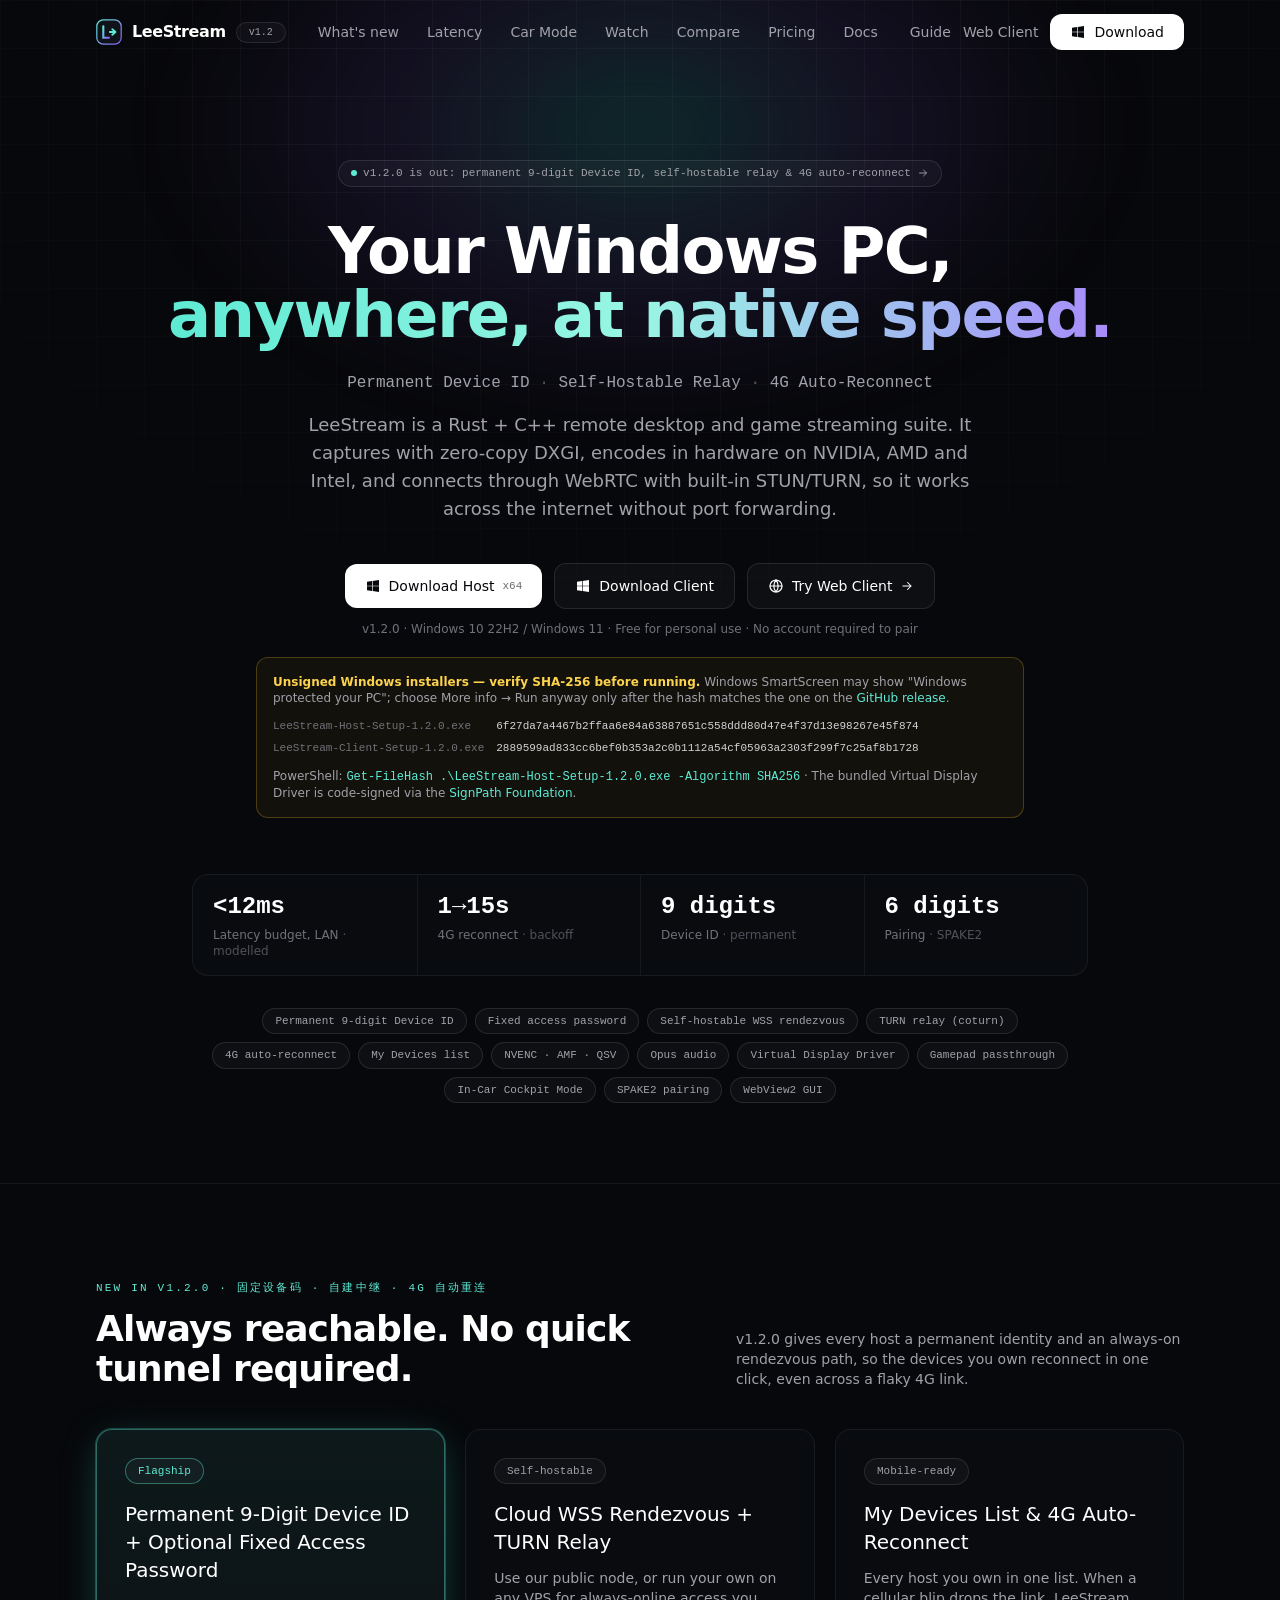
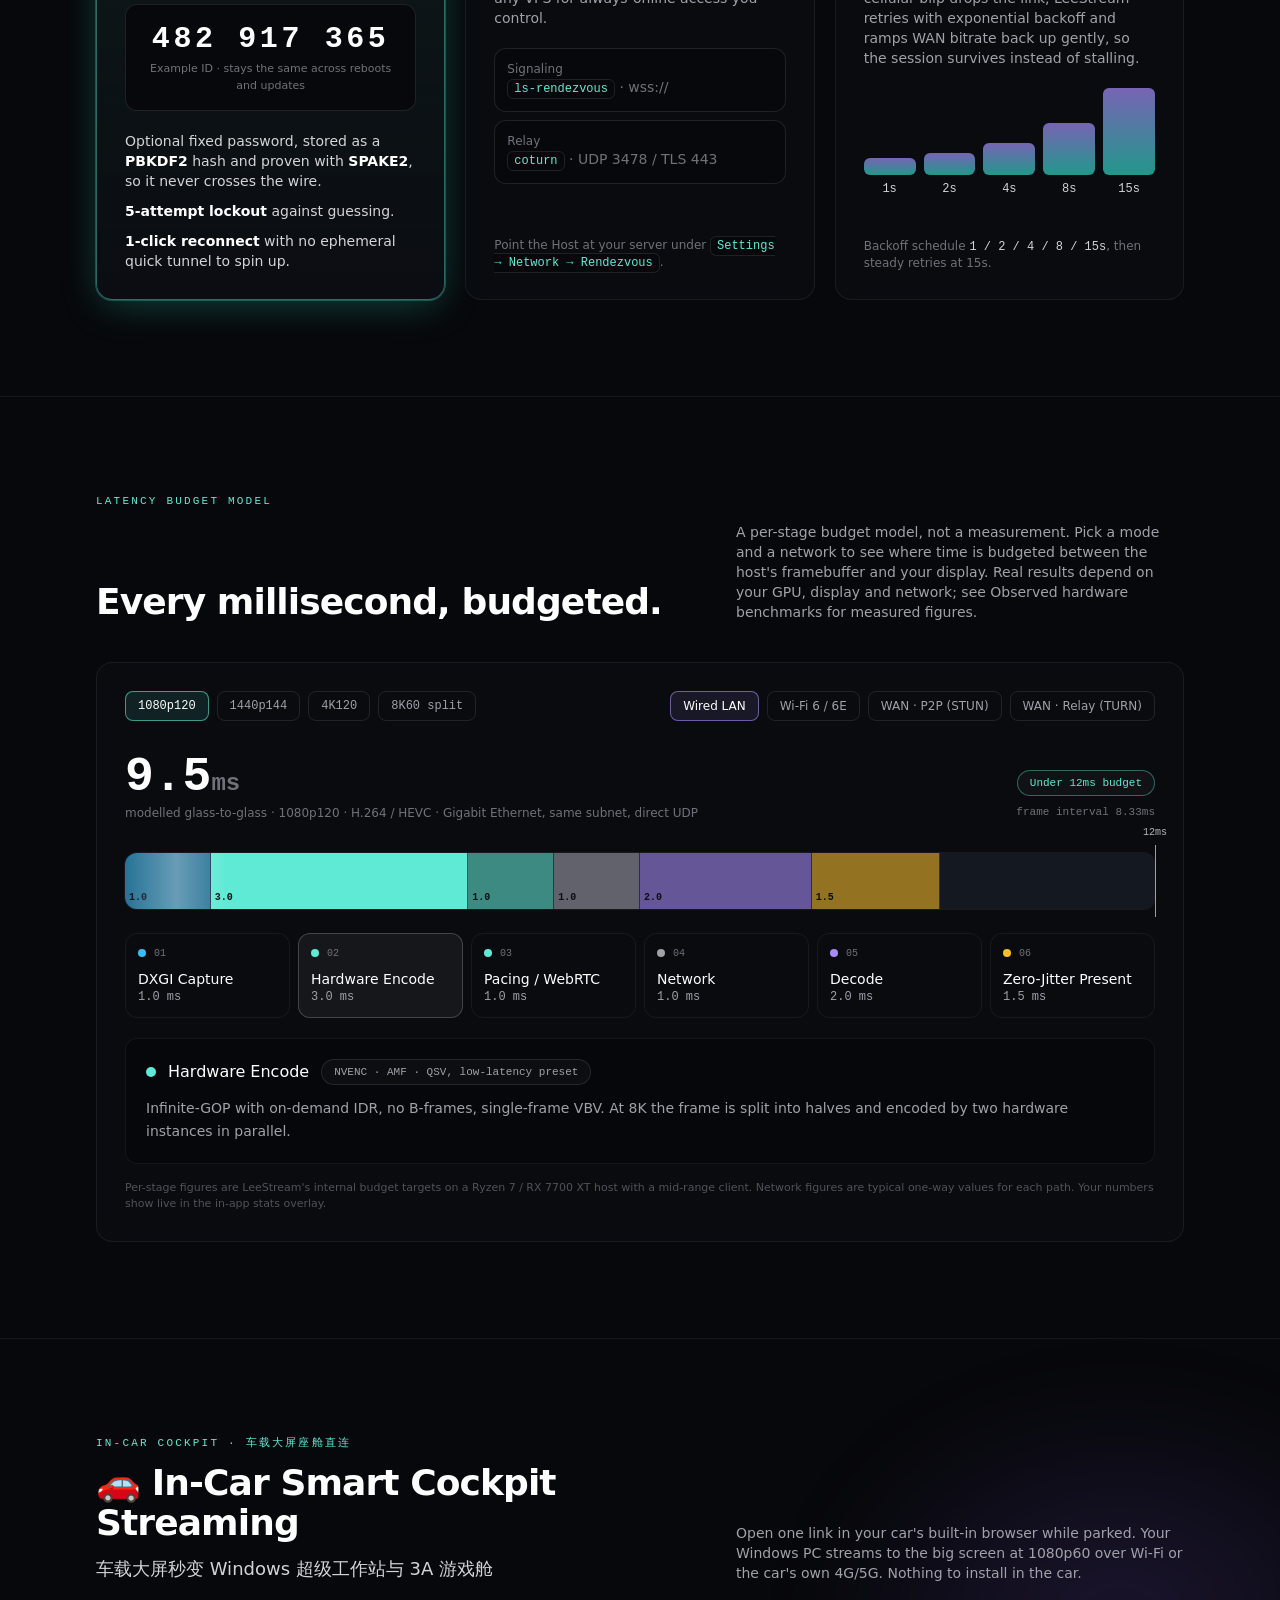
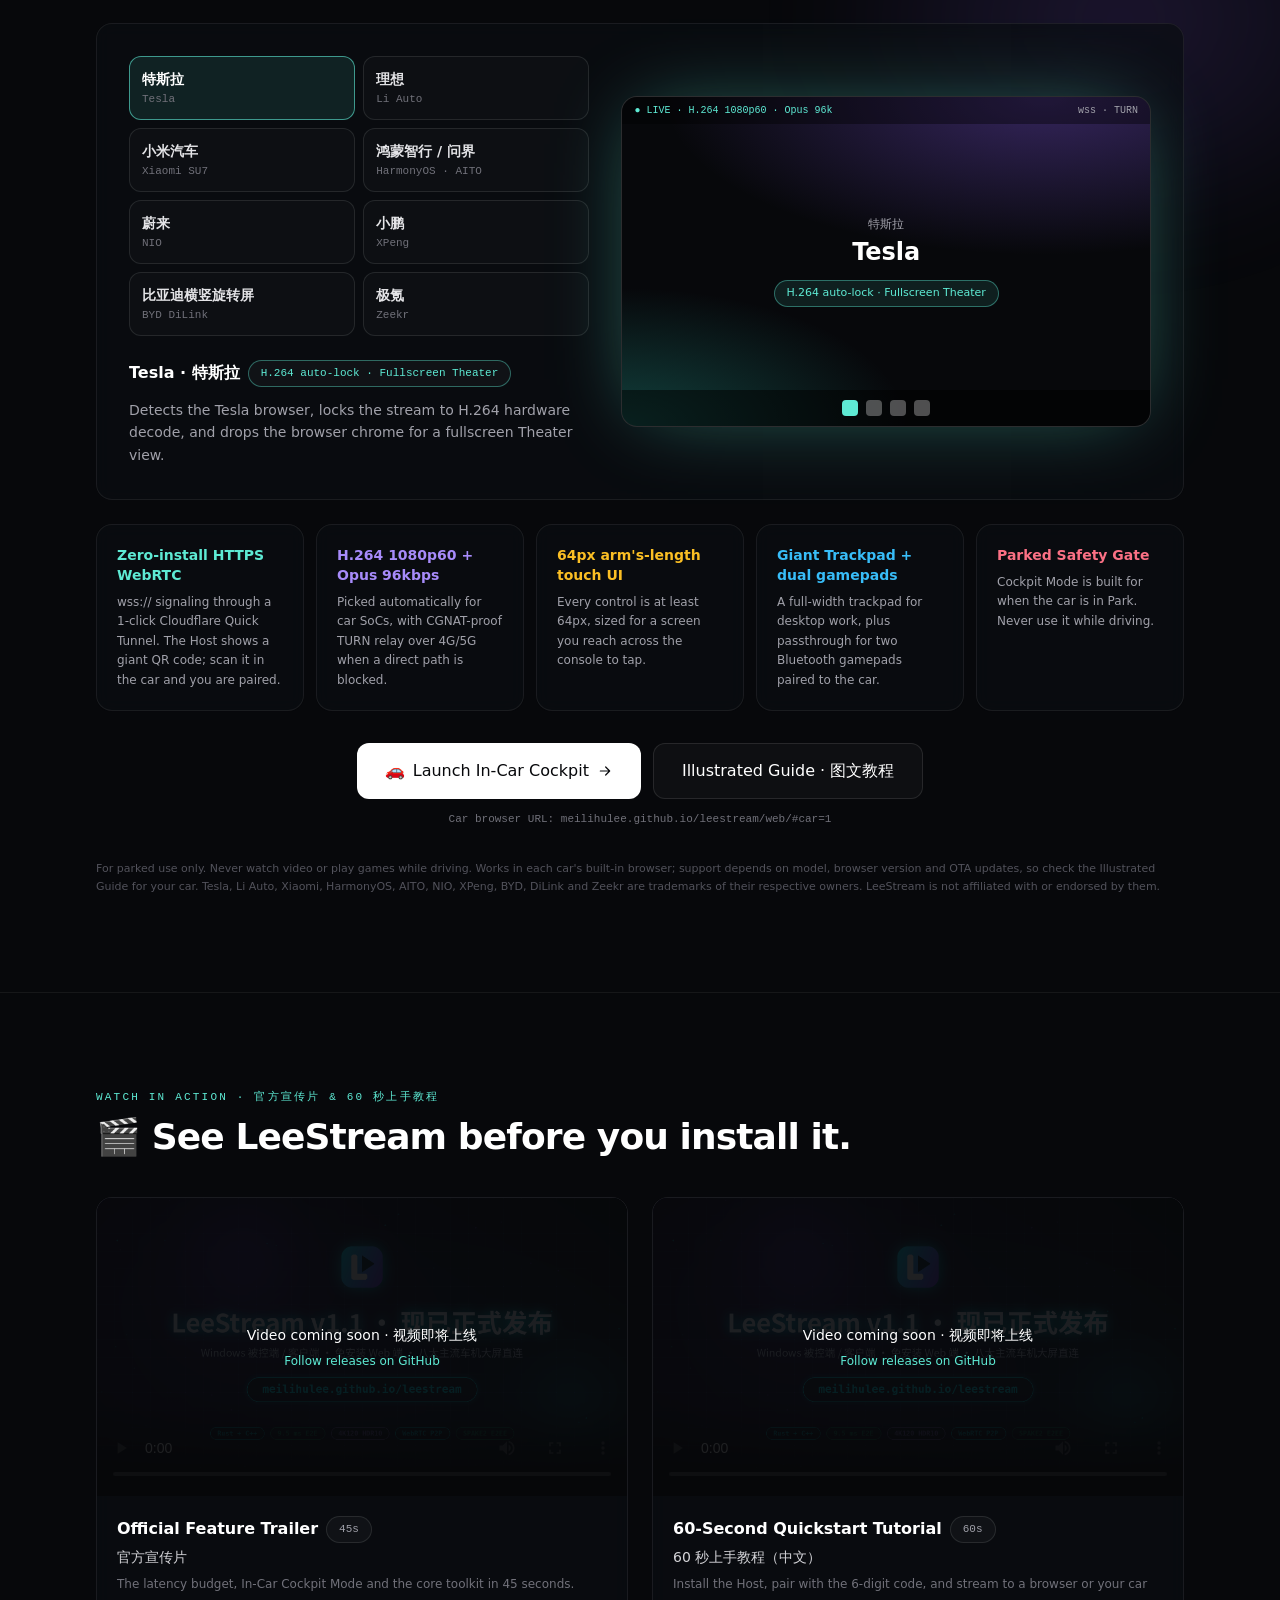
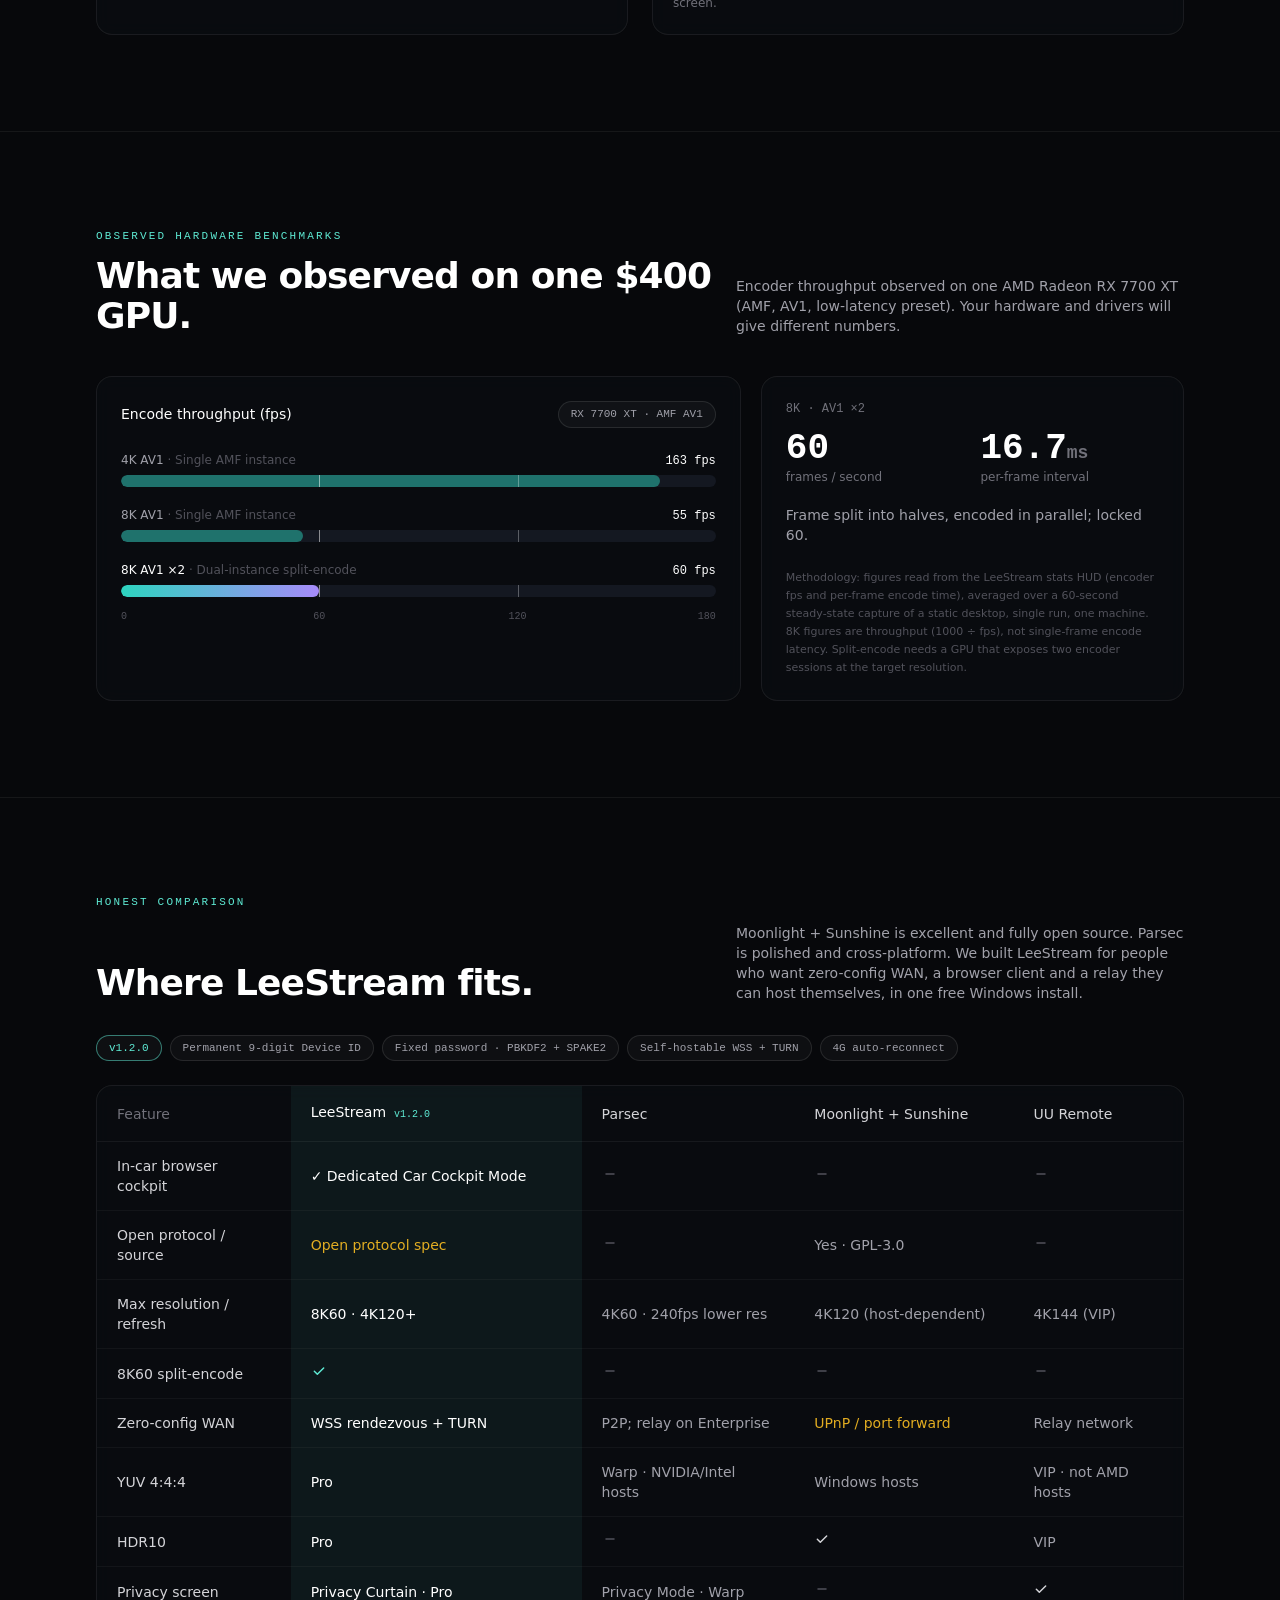
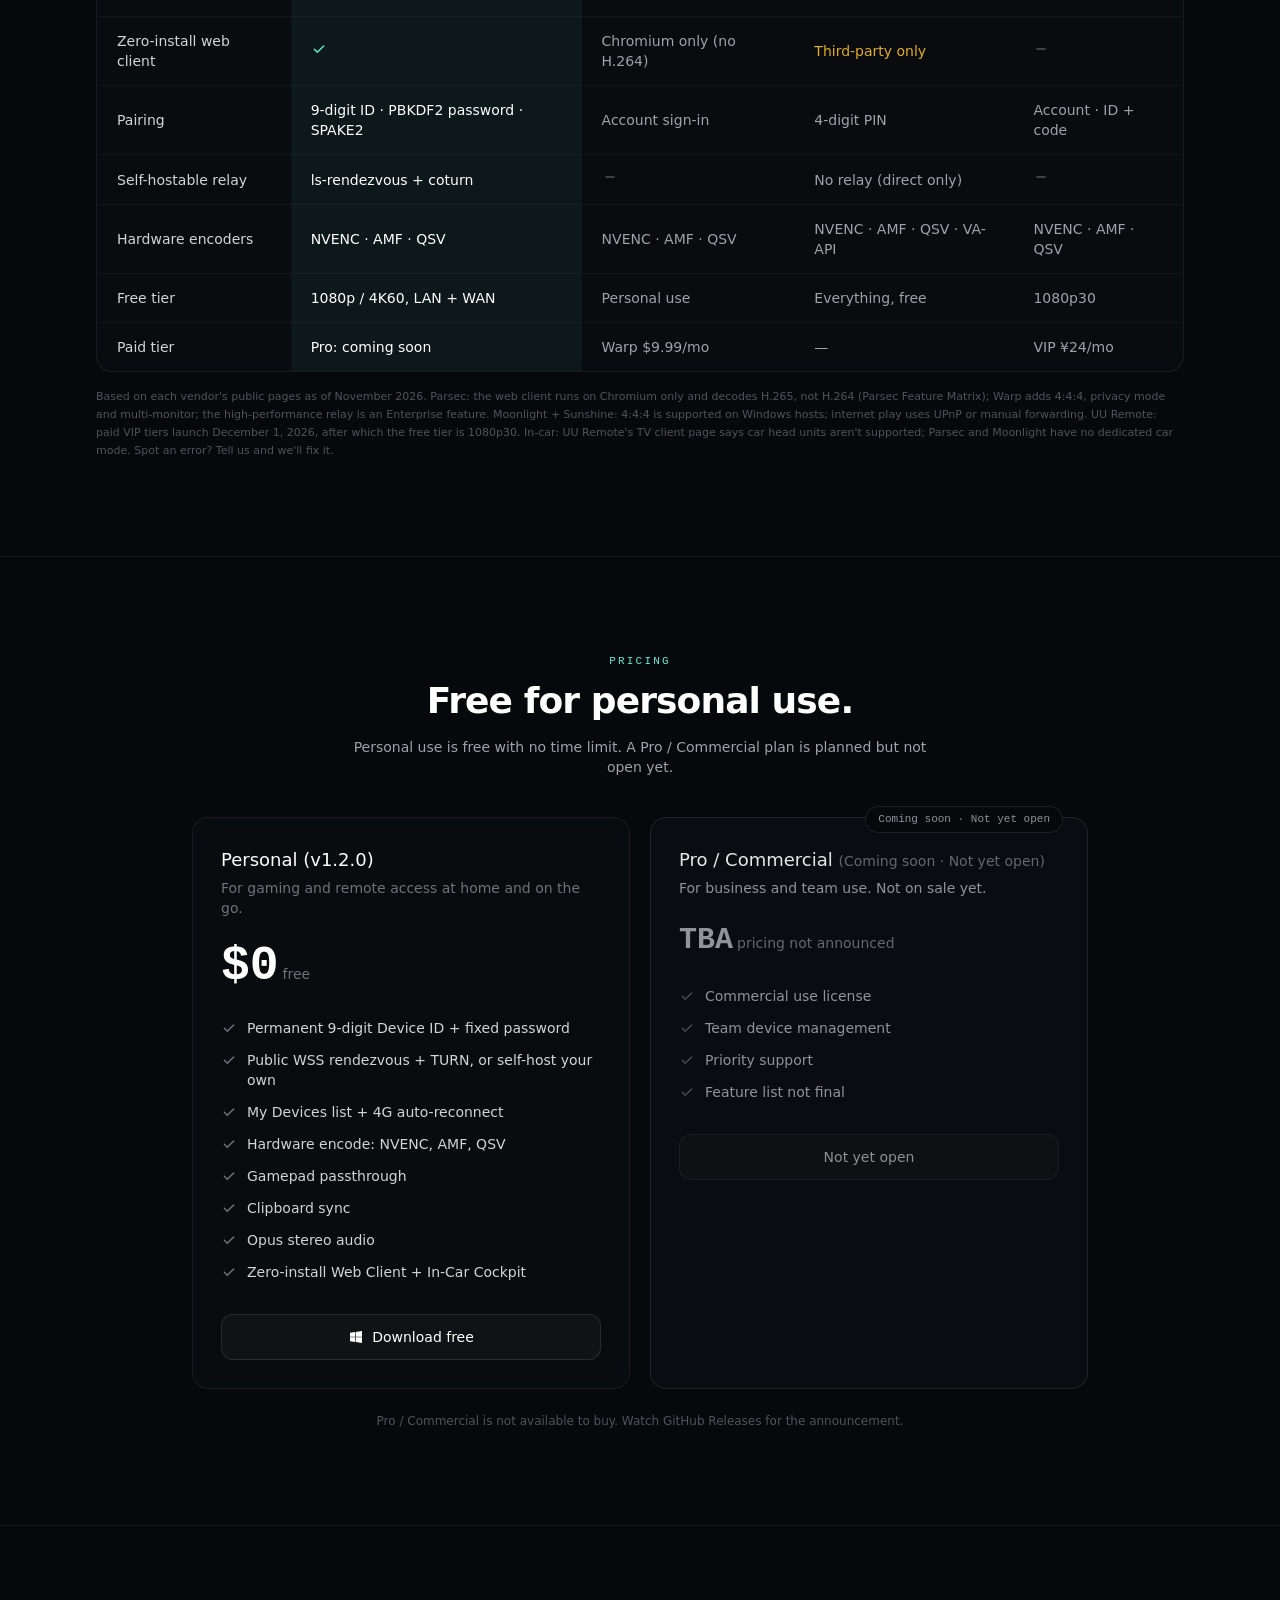
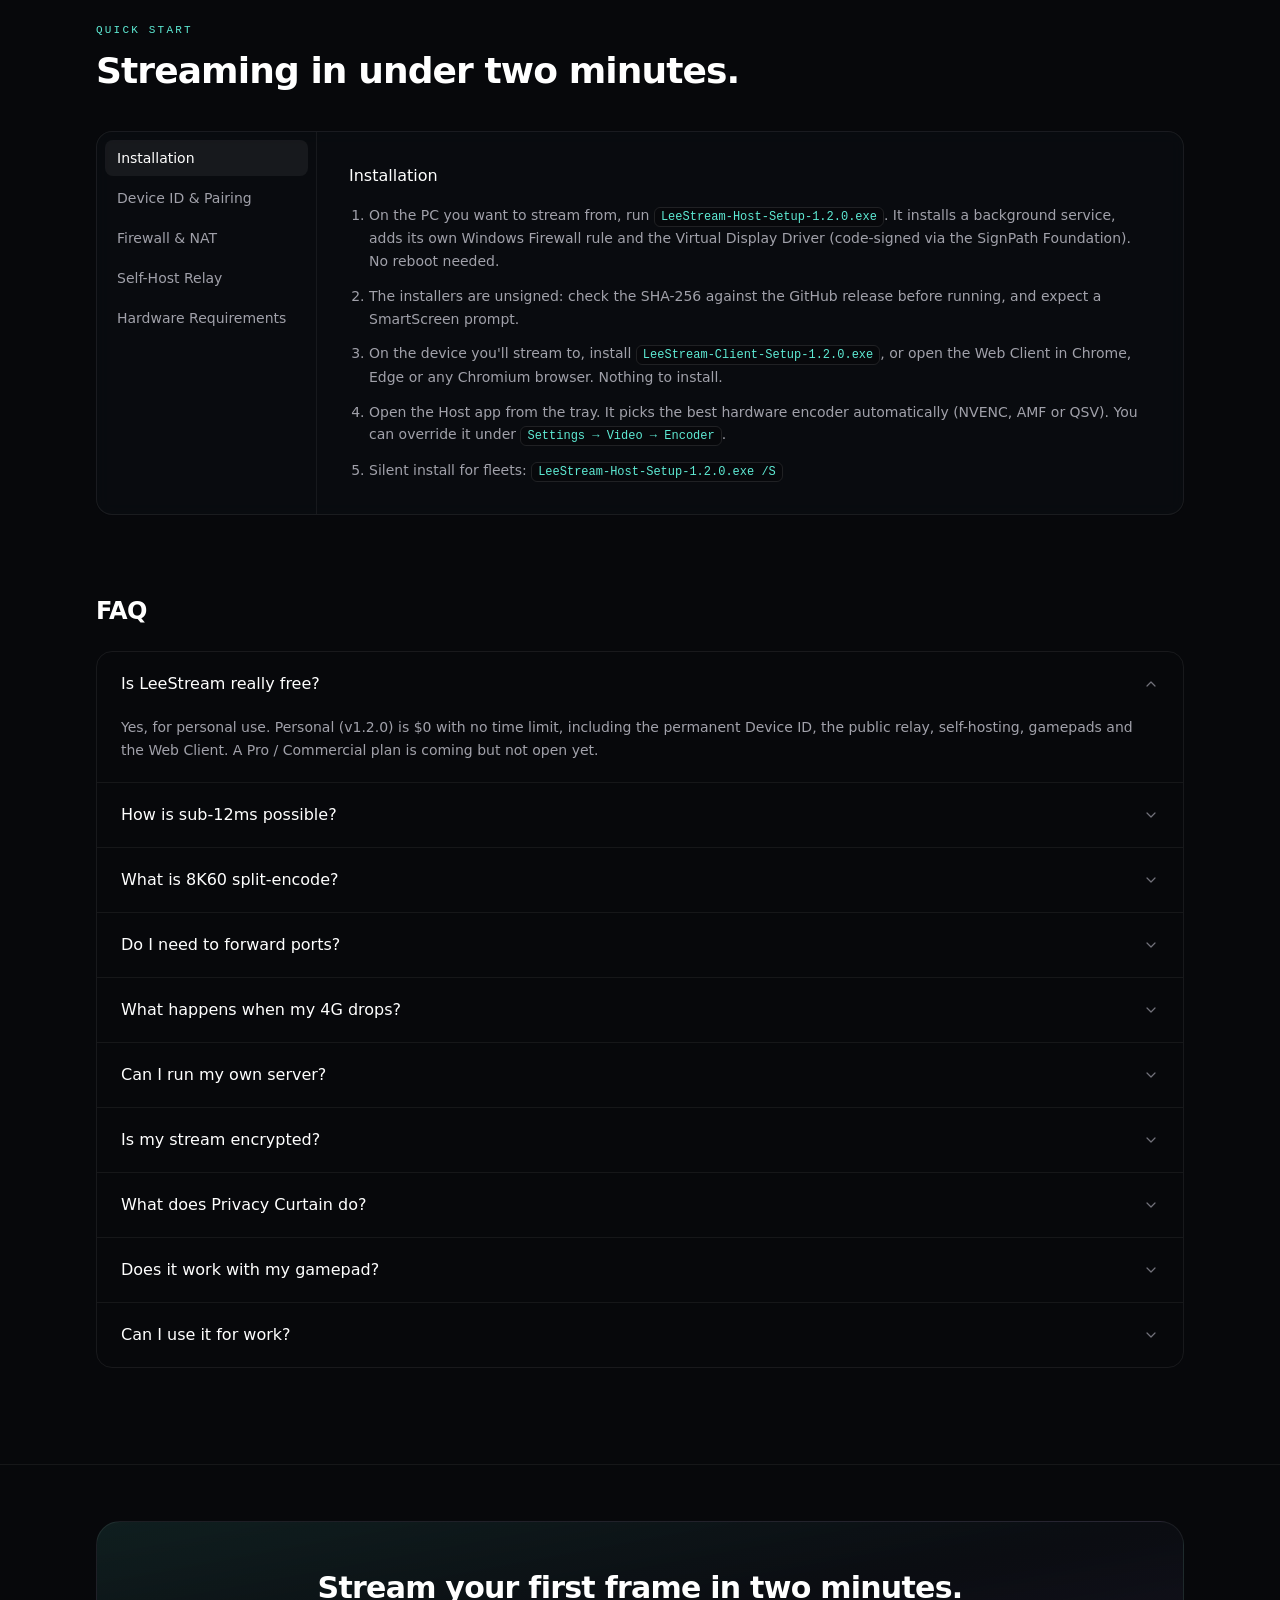
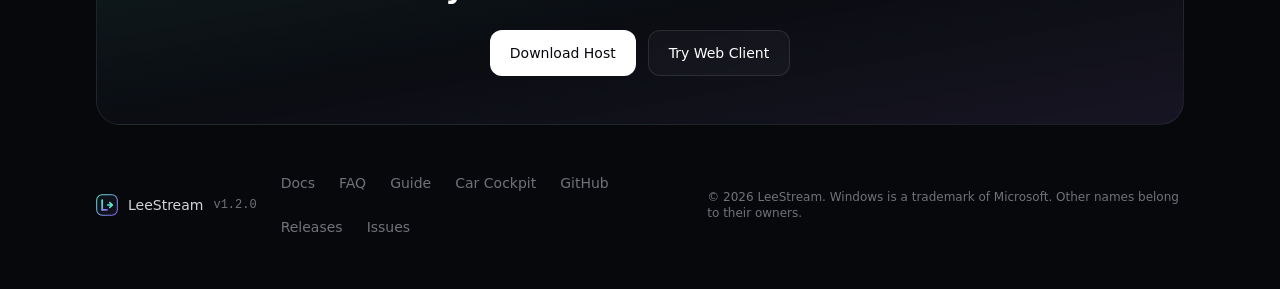
<file: index.html>
<!doctype html>
<html lang="en">
  <head>
    <meta charset="UTF-8" />
    <meta name="viewport" content="width=device-width, initial-scale=1.0" />
    <title>LeeStream v1.2: Permanent Device ID, Self-Hostable Relay & 4G Auto-Reconnect</title>
    <meta name="description" content="LeeStream is a Rust + C++ remote desktop and game streaming suite for Windows: sub-12ms LAN latency, 8K60 split-encode, 4K120, HDR10, 4:4:4, NVENC/AMF/QSV, zero-config WAN via WebRTC, a zero-install Web Client, and In-Car Cockpit Mode for Tesla, Li Auto, Xiaomi SU7, AITO, NIO, XPeng, BYD and Zeekr screens. Free forever." />
    <meta name="keywords" content="remote desktop, game streaming, low latency, 8K streaming, 4K120, HDR10, 4:4:4, NVENC, AMF, QSV, WebRTC, Parsec alternative, Moonlight alternative, Sunshine alternative, car screen streaming, Tesla browser streaming, 车机串流, 车载大屏远程桌面" />
    <meta name="robots" content="index, follow, max-image-preview:large" />
    <meta name="theme-color" content="#07080b" />
    <meta name="color-scheme" content="dark" />
    <link rel="canonical" href="https://meilihulee.github.io/leestream/" />
    <link rel="icon" type="image/svg+xml" href="./favicon.svg" />
    <link rel="apple-touch-icon" href="./apple-touch-icon.png" />
    <link rel="manifest" href="./site.webmanifest" />

    <!-- OpenGraph -->
    <meta property="og:type" content="website" />
    <meta property="og:site_name" content="LeeStream" />
    <meta property="og:title" content="LeeStream v1.2: Permanent 9-Digit Device ID · Self-Hostable WSS + TURN · 4G Auto-Reconnect" />
    <meta property="og:description" content="Ultra-low-latency remote desktop and game streaming for Windows. 4K120, HDR10, 4:4:4, hardware encode on NVIDIA, AMD and Intel, and a zero-install Web Client. Free forever." />
    <meta property="og:url" content="https://meilihulee.github.io/leestream/" />
    <meta property="og:image" content="https://meilihulee.github.io/leestream/og-image.png" />
    <meta property="og:image:width" content="1200" />
    <meta property="og:image:height" content="630" />
    <meta property="og:image:alt" content="LeeStream: Sub-12ms LAN, 8K60 split-encode, zero-config WAN" />
    <meta property="og:locale" content="en_US" />

    <!-- Twitter -->
    <meta name="twitter:card" content="summary_large_image" />
    <meta name="twitter:title" content="LeeStream: Sub-12ms remote desktop & 8K60 game streaming" />
    <meta name="twitter:description" content="Rust + C++ streaming suite for Windows. 4K120, HDR10, 4:4:4, zero-config WAN, zero-install Web Client. Free forever." />
    <meta name="twitter:image" content="https://meilihulee.github.io/leestream/og-image.png" />

    <script type="application/ld+json">
    {
      "@context": "https://schema.org",
      "@type": "SoftwareApplication",
      "name": "LeeStream",
      "softwareVersion": "1.2.0",
      "operatingSystem": "Windows 10, Windows 11",
      "applicationCategory": "UtilitiesApplication",
      "downloadUrl": "https://github.com/meilihulee/leestream/releases/download/v1.2.0/LeeStream-Host-Setup-1.2.0.exe",
      "url": "https://meilihulee.github.io/leestream/",
      "image": "https://meilihulee.github.io/leestream/og-image.png",
      "description": "Ultra-low-latency remote desktop and game streaming suite for Windows with 8K60 split-encode, 4K120, HDR10, 4:4:4, hardware encoding and zero-config WAN.",
      "featureList": ["Sub-12ms LAN latency at 1080p120", "8K60 dual-instance split-encode", "4K120+", "HDR10", "YUV 4:4:4", "NVENC, AMF and QSV hardware encoding", "WebRTC with STUN/TURN", "6-digit pairing", "Gamepad passthrough", "Privacy Curtain", "Zero-install Web Client", "In-Car Cockpit Mode for car browsers", "Native WebView2 GUI", "48kHz Opus audio", "6-digit SPAKE2 pairing"],
      "offers": [
        { "@type": "Offer", "name": "Free", "price": "0", "priceCurrency": "USD" },
        { "@type": "Offer", "name": "Pro Monthly", "price": "4.99", "priceCurrency": "USD" },
        { "@type": "Offer", "name": "Pro Lifetime", "price": "39", "priceCurrency": "USD" }
      ]
    }
    </script>
    <script type="application/ld+json">
    {
      "@context": "https://schema.org",
      "@type": "FAQPage",
      "mainEntity": [
        { "@type": "Question", "name": "Is LeeStream really free?", "acceptedAnswer": { "@type": "Answer", "text": "Yes. The free tier covers 1080p and 4K60 streaming over LAN and WAN, gamepads, clipboard and the Web Client, for personal use, with no time limit." } },
        { "@type": "Question", "name": "What is 8K60 split-encode?", "acceptedAnswer": { "@type": "Answer", "text": "LeeStream splits each 8K frame into two halves and encodes them on two hardware encoder instances in parallel, holding a locked 60 fps where a single encoder tops out around 55 fps." } },
        { "@type": "Question", "name": "Do I need to forward ports?", "acceptedAnswer": { "@type": "Answer", "text": "No. LeeStream uses WebRTC with STUN for direct connections and falls back to TURN relays automatically." } },
        { "@type": "Question", "name": "Can I stream to my car's screen?", "acceptedAnswer": { "@type": "Answer", "text": "Yes. Open ./web/#car=1 in the car's built-in browser while parked, scan the QR code shown by the Host, and LeeStream streams H.264 1080p60 with Opus audio, relayed over TURN on 4G/5G when needed. Nothing is installed in the car." } }
      ]
    }
    </script>
    <script type="module" crossorigin src="./assets/index-BBmeu7GT.js"></script>
    <link rel="stylesheet" crossorigin href="./assets/index-C2x3uyJ7.css">
  </head>
  <body>
    <div id="root"></div>
    <noscript><p style="padding:2rem;color:#ccc;font-family:system-ui">LeeStream: sub-12ms remote desktop and 8K60 game streaming for Windows. Enable JavaScript for the interactive site.</p></noscript>
  </body>
</html>
</file>
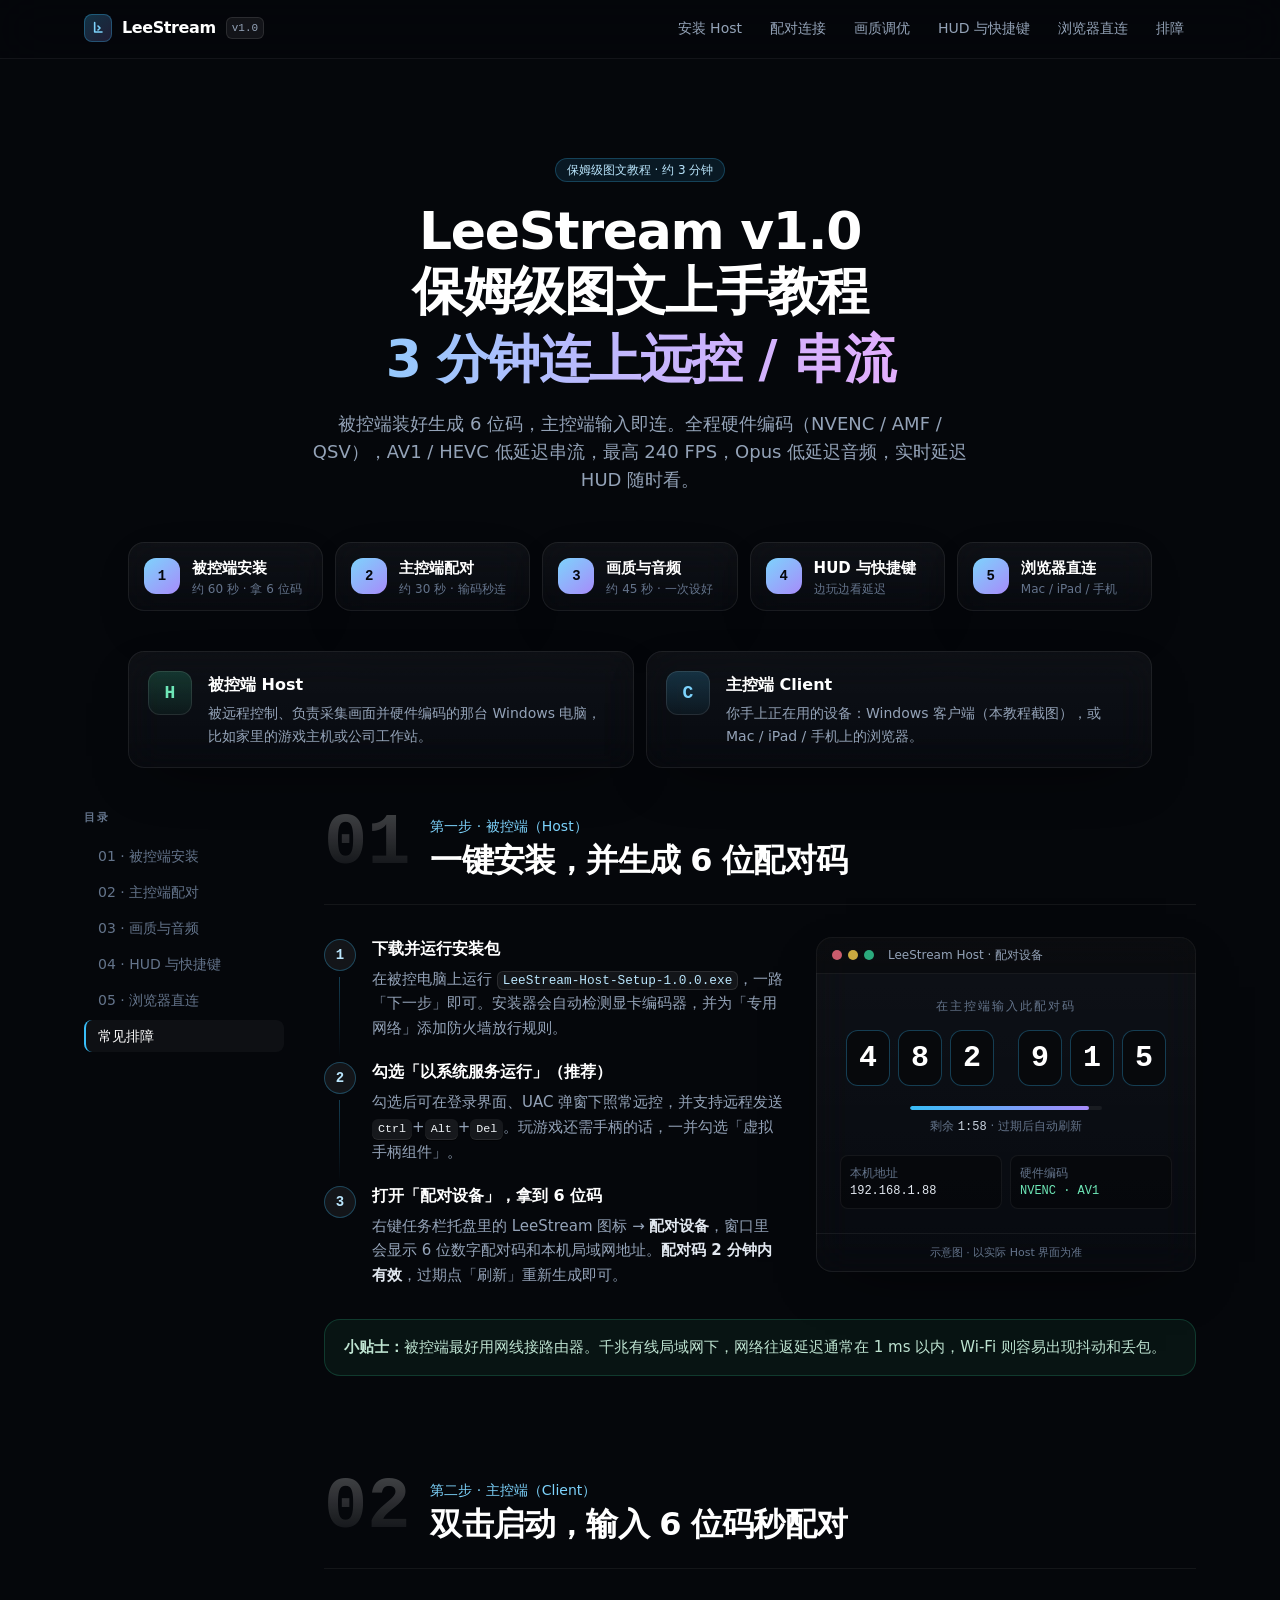
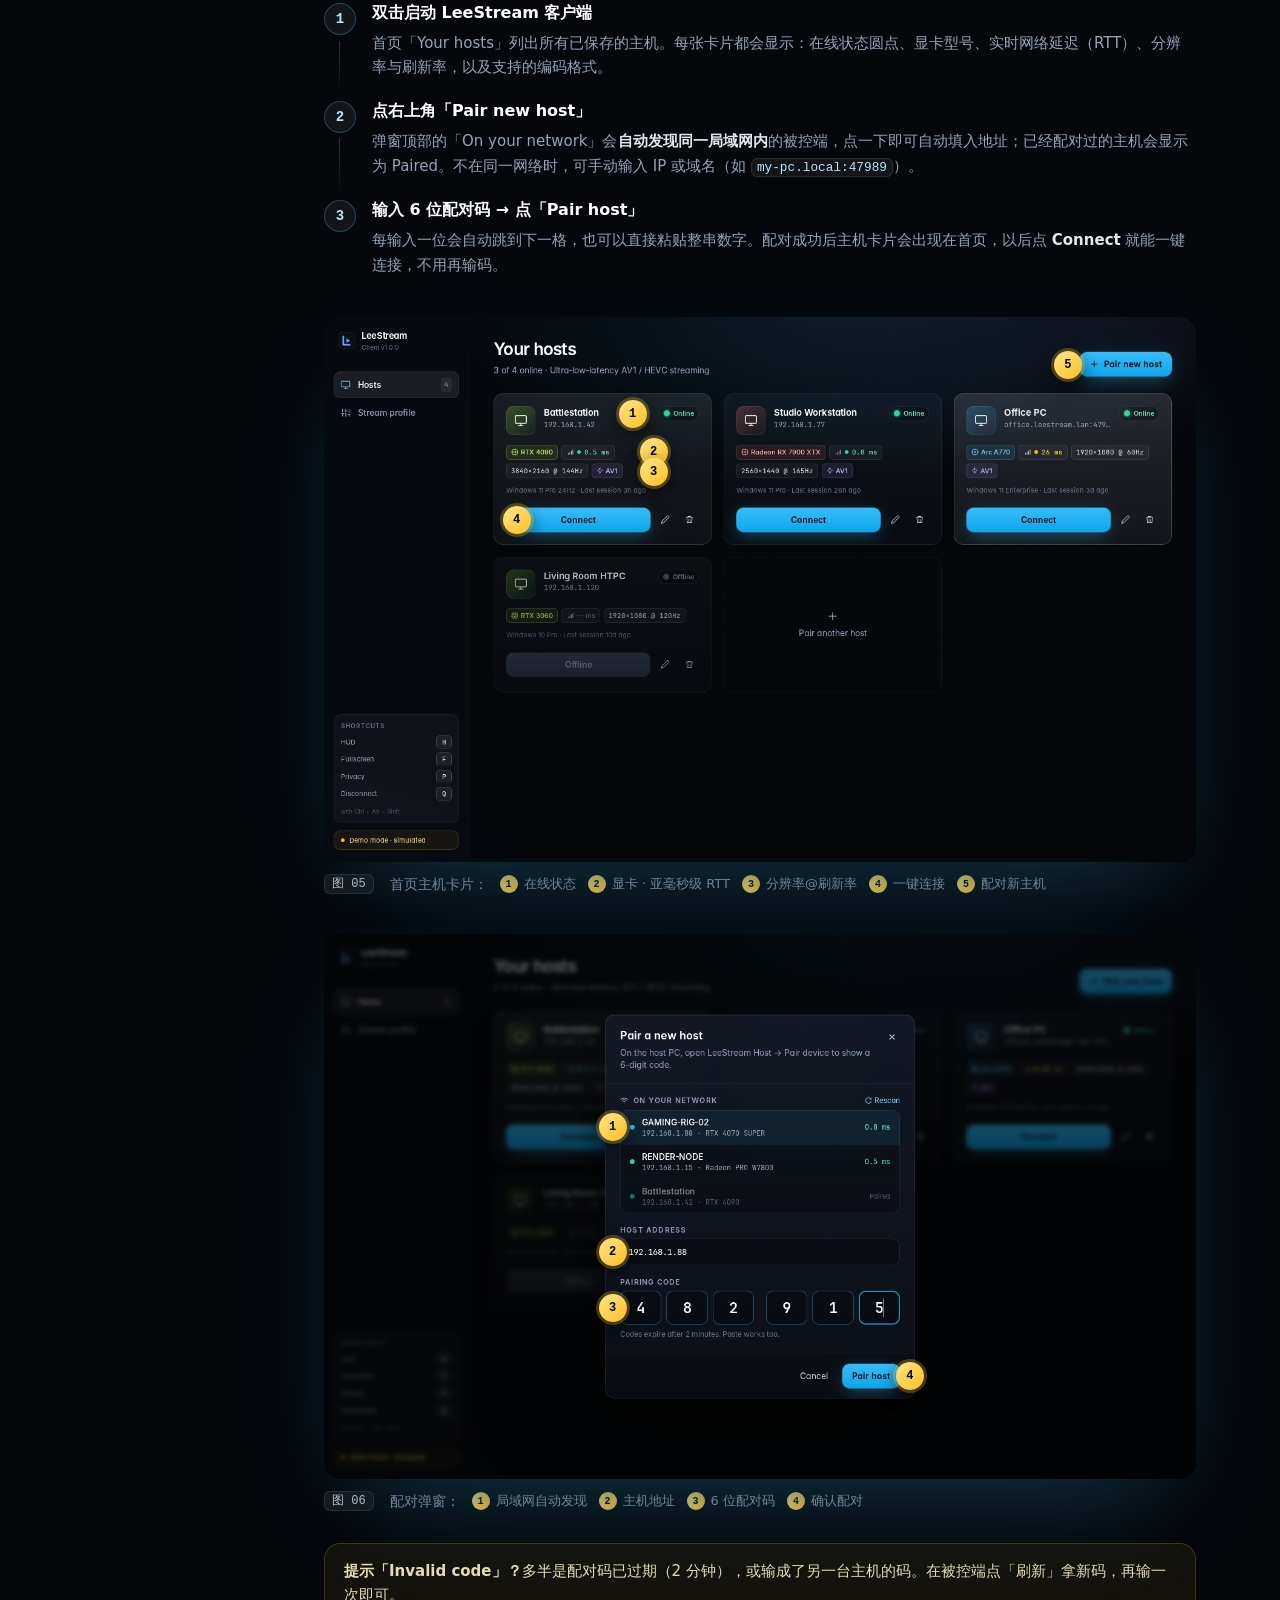
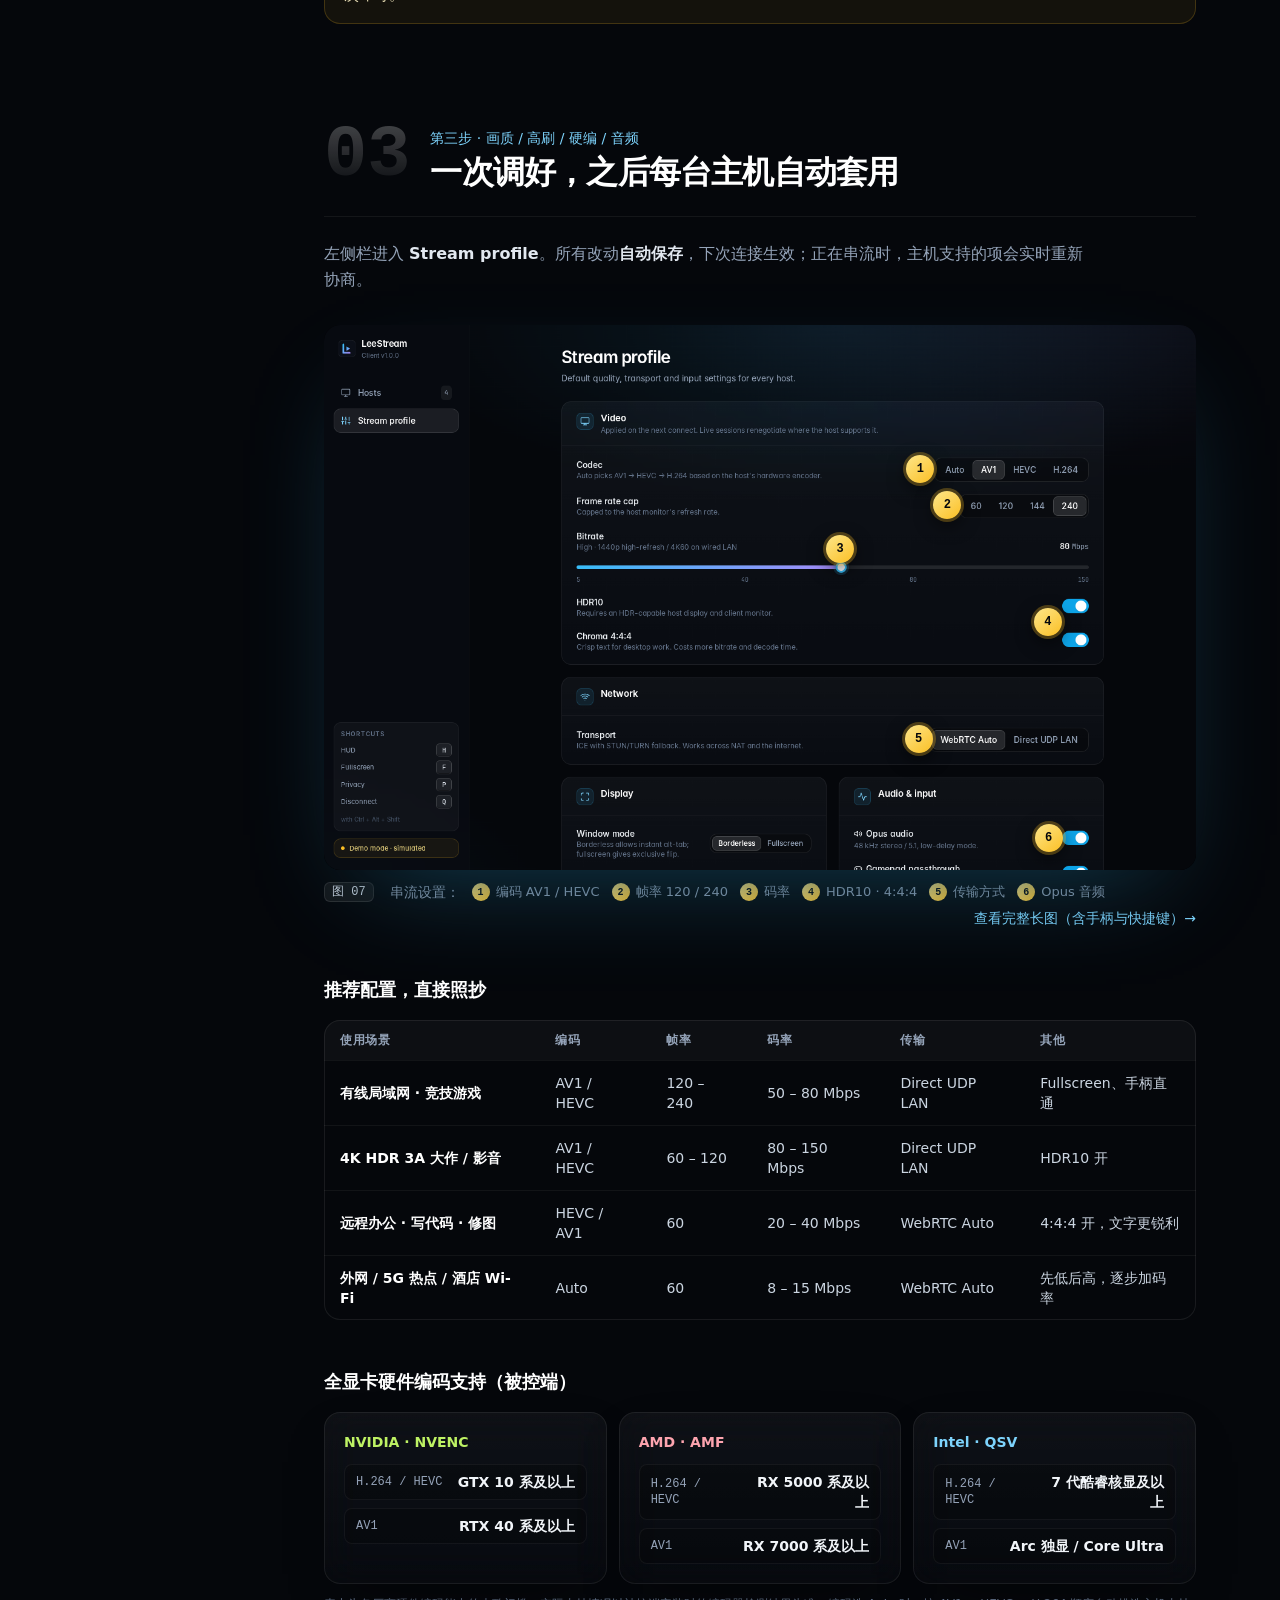
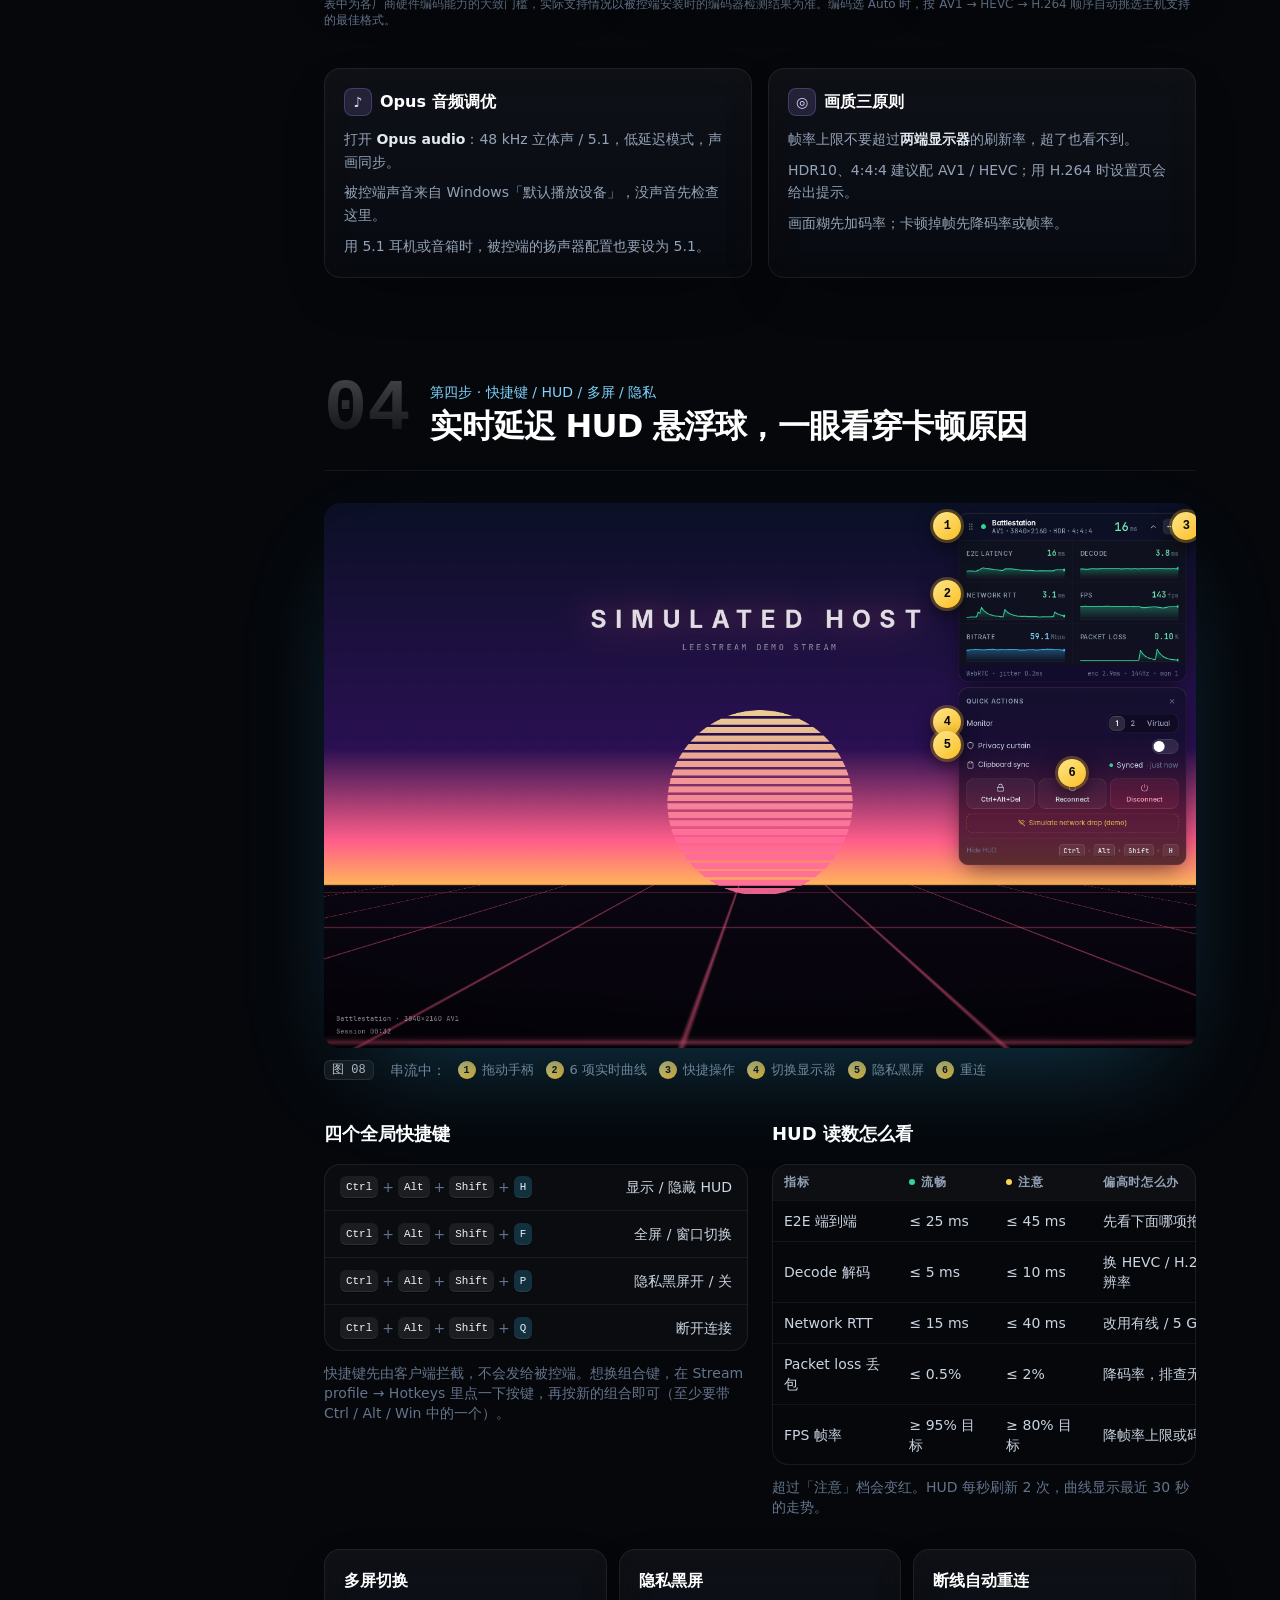
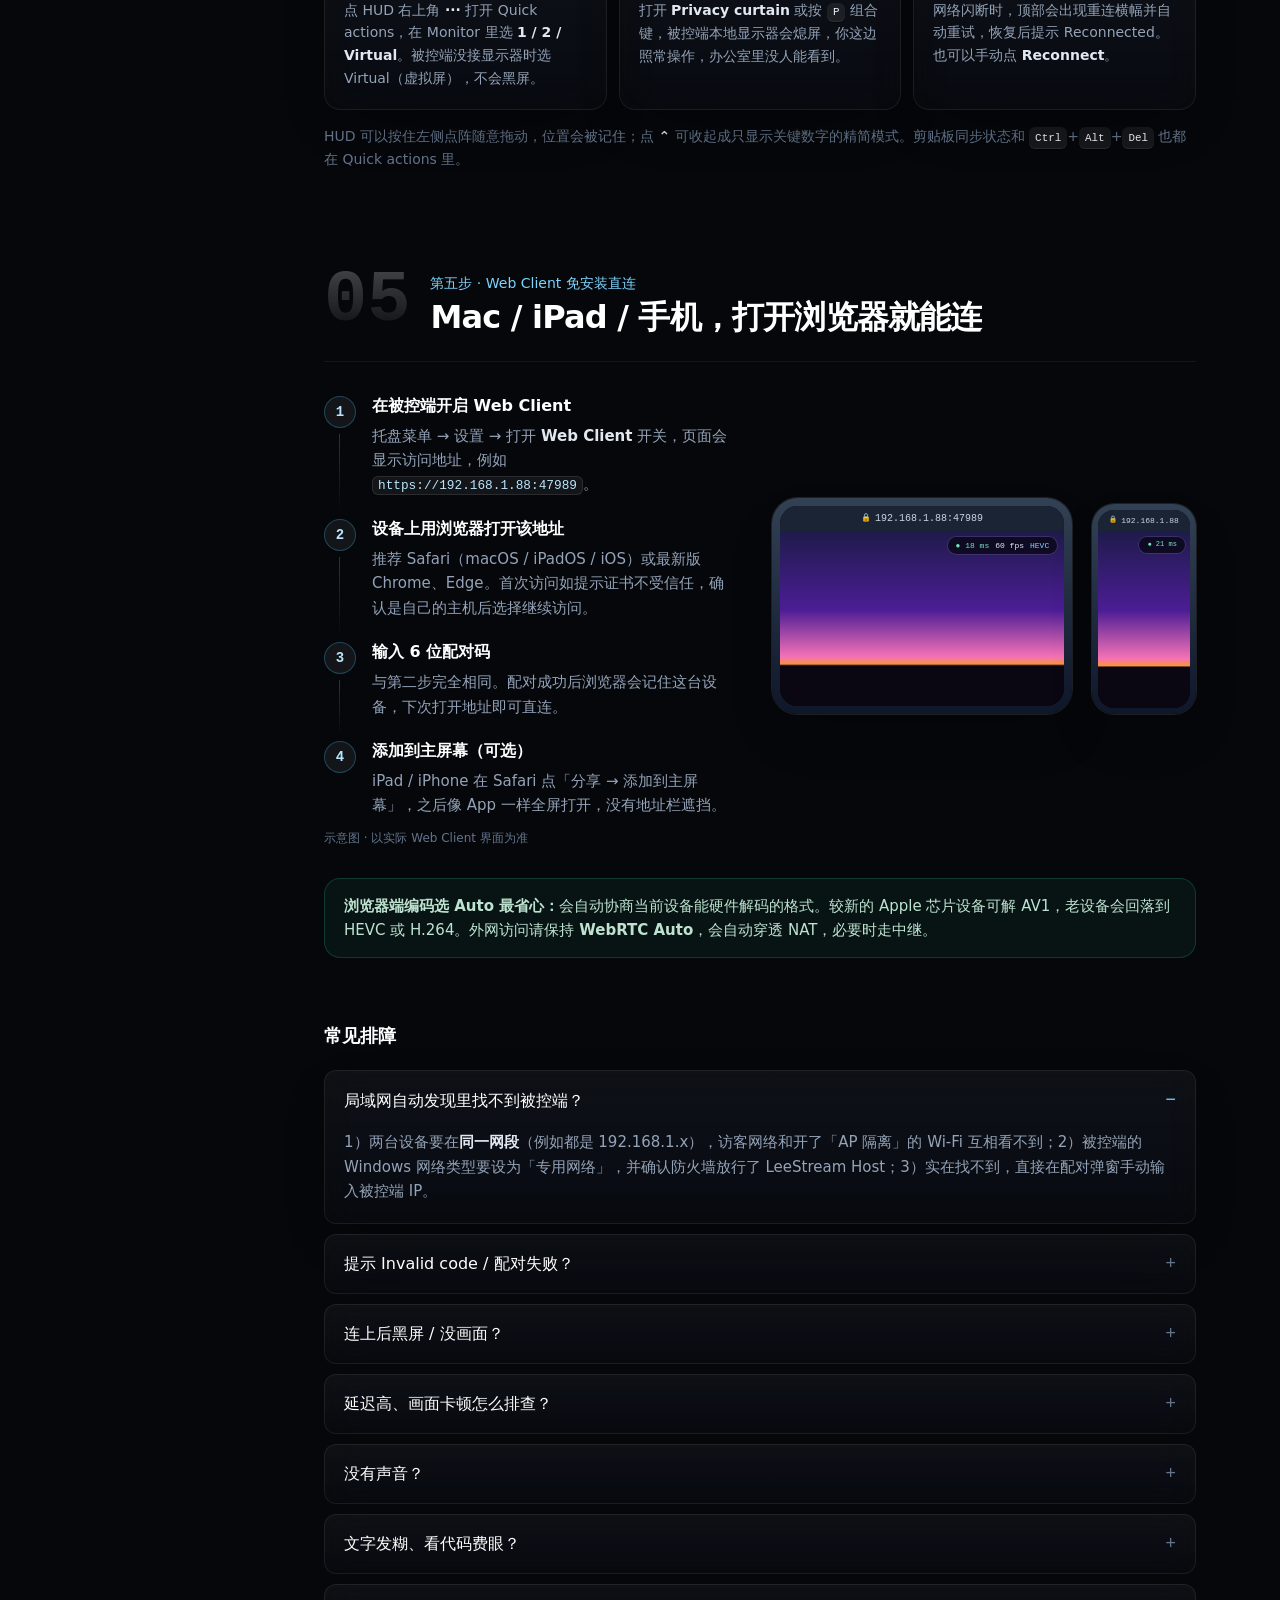
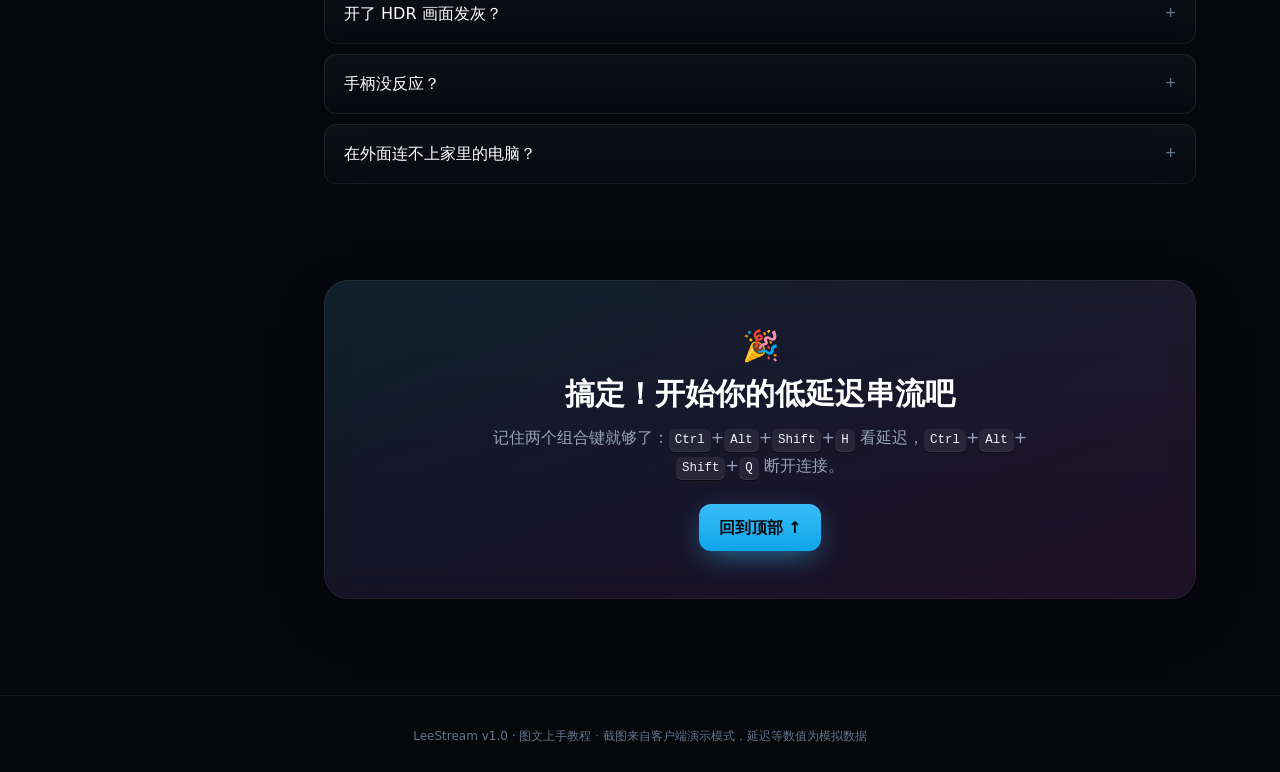
<file: guide/index.html>
<!doctype html>
<html lang="zh-CN" class="scroll-smooth">
  <head>
    <meta charset="UTF-8" />
    <meta name="viewport" content="width=device-width, initial-scale=1.0" />
    <meta name="color-scheme" content="dark" />
    <meta name="description" content="LeeStream v1.0 保姆级图文上手教程：3 分钟完成被控端安装、6 位码配对、画质调优、实时延迟 HUD 与浏览器免安装直连。" />
    <title>LeeStream v1.0 保姆级图文上手教程（3 分钟连上远控/串流）</title>
    <link rel="icon" href="./favicon.svg" type="image/svg+xml" />
    <script defer src="./assets/index-DWihErLe.js"></script>
    <link rel="stylesheet" href="./assets/index-CfS5vyAH.css">
  </head>
  <body class="bg-ink-950 font-sans text-slate-300 antialiased">
    <div class="bg-aurora pointer-events-none fixed inset-0 -z-10"></div>

    <!-- ===== 顶栏 ===== -->
    <header class="sticky top-0 z-40 border-b border-white/[0.06] bg-ink-950/70 backdrop-blur-xl">
      <div class="mx-auto flex h-14 max-w-6xl items-center justify-between px-5">
        <a href="#top" class="flex items-center gap-2.5 text-white">
          <span class="logo-mark"><svg viewBox="0 0 24 24" width="16" height="16" fill="none" stroke="currentColor" stroke-width="2.4" stroke-linecap="round" stroke-linejoin="round"><path d="M7 4v14h11" /><path d="M12 9l3 3-3 3" /></svg></span>
          <span class="font-semibold tracking-tight">LeeStream</span>
          <span class="rounded-md bg-white/[0.06] px-1.5 py-0.5 font-mono text-[11px] text-slate-400 ring-1 ring-inset ring-white/10">v1.0</span>
        </a>
        <nav class="hidden items-center gap-1 text-sm md:flex" aria-label="章节">
          <a class="nav-link" href="#step1">安装 Host</a>
          <a class="nav-link" href="#step2">配对连接</a>
          <a class="nav-link" href="#step3">画质调优</a>
          <a class="nav-link" href="#step4">HUD 与快捷键</a>
          <a class="nav-link" href="#step5">浏览器直连</a>
          <a class="nav-link" href="#faq">排障</a>
        </nav>
      </div>
      <div class="h-0.5 w-full bg-transparent"><div id="progress" class="h-full w-0 bg-gradient-to-r from-sky-400 via-violet-400 to-fuchsia-400"></div></div>
    </header>

    <main id="top">
      <!-- ===== Hero ===== -->
      <section class="mx-auto max-w-6xl px-5 pb-10 pt-16 md:pt-24">
        <div class="mx-auto max-w-3xl text-center">
          <span class="chip">保姆级图文教程 · 约 3 分钟</span>
          <h1 class="mt-5 text-balance text-4xl font-bold leading-[1.15] tracking-tight text-white md:text-[3.25rem]">
            <span class="block">LeeStream v1.0</span>
            <span class="block">保姆级图文上手教程</span>
            <span class="mt-2 block bg-gradient-to-r from-sky-300 via-violet-300 to-fuchsia-300 bg-clip-text text-transparent">3 分钟连上远控 / 串流</span>
          </h1>
          <p class="mx-auto mt-5 max-w-2xl text-base leading-relaxed text-slate-400 md:text-lg">
            被控端装好生成 6 位码，主控端输入即连。全程硬件编码（NVENC / AMF / QSV），AV1 / HEVC 低延迟串流，最高 240 FPS，Opus 低延迟音频，实时延迟 HUD 随时看。
          </p>
        </div>

        <!-- 时间线 -->
        <ol class="mx-auto mt-12 grid max-w-5xl gap-3 sm:grid-cols-2 lg:grid-cols-5" aria-label="五个步骤">
          <li><a class="step-pill" href="#step1"><span class="step-no">1</span><span><b>被控端安装</b><small>约 60 秒 · 拿 6 位码</small></span></a></li>
          <li><a class="step-pill" href="#step2"><span class="step-no">2</span><span><b>主控端配对</b><small>约 30 秒 · 输码秒连</small></span></a></li>
          <li><a class="step-pill" href="#step3"><span class="step-no">3</span><span><b>画质与音频</b><small>约 45 秒 · 一次设好</small></span></a></li>
          <li><a class="step-pill" href="#step4"><span class="step-no">4</span><span><b>HUD 与快捷键</b><small>边玩边看延迟</small></span></a></li>
          <li><a class="step-pill" href="#step5"><span class="step-no">5</span><span><b>浏览器直连</b><small>Mac / iPad / 手机</small></span></a></li>
        </ol>

        <!-- 名词卡 -->
        <div class="mx-auto mt-10 grid max-w-5xl gap-3 md:grid-cols-2">
          <div class="glass flex gap-4 rounded-2xl p-5">
            <div class="icon-tile from-emerald-400/20 to-emerald-400/5 text-emerald-300">H</div>
            <div><h3 class="font-semibold text-white">被控端 Host</h3><p class="mt-1 text-sm leading-relaxed text-slate-400">被远程控制、负责采集画面并硬件编码的那台 Windows 电脑，比如家里的游戏主机或公司工作站。</p></div>
          </div>
          <div class="glass flex gap-4 rounded-2xl p-5">
            <div class="icon-tile from-sky-400/20 to-sky-400/5 text-sky-300">C</div>
            <div><h3 class="font-semibold text-white">主控端 Client</h3><p class="mt-1 text-sm leading-relaxed text-slate-400">你手上正在用的设备：Windows 客户端（本教程截图），或 Mac / iPad / 手机上的浏览器。</p></div>
          </div>
        </div>
      </section>

      <div class="mx-auto grid max-w-6xl gap-10 px-5 lg:grid-cols-[200px_1fr]">
        <!-- 侧边目录 -->
        <aside class="hidden lg:block">
          <nav class="sticky top-24 space-y-1 text-sm" aria-label="目录" id="toc">
            <p class="mb-3 text-[11px] font-semibold uppercase tracking-[0.14em] text-slate-500">目录</p>
            <a class="toc-link" href="#step1">01 · 被控端安装</a>
            <a class="toc-link" href="#step2">02 · 主控端配对</a>
            <a class="toc-link" href="#step3">03 · 画质与音频</a>
            <a class="toc-link" href="#step4">04 · HUD 与快捷键</a>
            <a class="toc-link" href="#step5">05 · 浏览器直连</a>
            <a class="toc-link" href="#faq">常见排障</a>
          </nav>
        </aside>

        <div class="min-w-0 space-y-24 pb-24">
          <!-- ================= 第一步 ================= -->
          <section id="step1" class="scroll-mt-24" data-section>
            <div class="section-head">
              <span class="section-no">01</span>
              <div>
                <p class="section-kicker">第一步 · 被控端（Host）</p>
                <h2 class="section-title">一键安装，并生成 6 位配对码</h2>
              </div>
            </div>

            <div class="mt-8 grid items-start gap-8 xl:grid-cols-[1fr_380px]">
              <ol class="steps">
                <li>
                  <h4>下载并运行安装包</h4>
                  <p>在被控电脑上运行 <code>LeeStream-Host-Setup-1.0.0.exe</code>，一路「下一步」即可。安装器会自动检测显卡编码器，并为「专用网络」添加防火墙放行规则。</p>
                </li>
                <li>
                  <h4>勾选「以系统服务运行」（推荐）</h4>
                  <p>勾选后可在登录界面、UAC 弹窗下照常远控，并支持远程发送 <kbd>Ctrl</kbd>+<kbd>Alt</kbd>+<kbd>Del</kbd>。玩游戏还需手柄的话，一并勾选「虚拟手柄组件」。</p>
                </li>
                <li>
                  <h4>打开「配对设备」，拿到 6 位码</h4>
                  <p>右键任务栏托盘里的 LeeStream 图标 → <b>配对设备</b>，窗口里会显示 6 位数字配对码和本机局域网地址。<b>配对码 2 分钟内有效</b>，过期点「刷新」重新生成即可。</p>
                </li>
              </ol>

              <!-- 示意：Host 配对窗口 -->
              <figure class="mock-window" aria-label="示意图：被控端配对窗口">
                <div class="mock-titlebar"><span class="dot bg-rose-400/80"></span><span class="dot bg-amber-300/80"></span><span class="dot bg-emerald-400/80"></span><span class="ml-2 text-xs text-slate-400">LeeStream Host · 配对设备</span></div>
                <div class="p-6 text-center">
                  <p class="text-xs uppercase tracking-[0.16em] text-slate-500">在主控端输入此配对码</p>
                  <div class="mt-4 flex justify-center gap-2 font-mono text-3xl font-semibold text-white" aria-label="示例配对码 482915">
                    <span class="code-cell">4</span><span class="code-cell">8</span><span class="code-cell">2</span><span class="w-2"></span><span class="code-cell">9</span><span class="code-cell">1</span><span class="code-cell">5</span>
                  </div>
                  <div class="mx-auto mt-5 h-1 w-48 overflow-hidden rounded-full bg-white/[0.06]"><div class="countdown h-full rounded-full bg-gradient-to-r from-sky-400 to-violet-400"></div></div>
                  <p class="mt-2 text-xs text-slate-500">剩余 <span class="font-mono text-slate-300" data-countdown>1:52</span> · 过期后自动刷新</p>
                  <div class="mt-5 grid grid-cols-2 gap-2 text-left text-xs">
                    <div class="rounded-lg bg-black/30 p-2.5 ring-1 ring-inset ring-white/[0.06]"><p class="text-slate-500">本机地址</p><p class="mt-0.5 font-mono text-slate-200">192.168.1.88</p></div>
                    <div class="rounded-lg bg-black/30 p-2.5 ring-1 ring-inset ring-white/[0.06]"><p class="text-slate-500">硬件编码</p><p class="mt-0.5 font-mono text-emerald-300">NVENC · AV1</p></div>
                  </div>
                </div>
                <figcaption class="border-t border-white/[0.06] px-4 py-2.5 text-center text-[11px] text-slate-500">示意图 · 以实际 Host 界面为准</figcaption>
              </figure>
            </div>

            <div class="callout callout-tip mt-8">
              <b>小贴士：</b>被控端最好用网线接路由器。千兆有线局域网下，网络往返延迟通常在 1 ms 以内，Wi-Fi 则容易出现抖动和丢包。
            </div>
          </section>

          <!-- ================= 第二步 ================= -->
          <section id="step2" class="scroll-mt-24" data-section>
            <div class="section-head">
              <span class="section-no">02</span>
              <div>
                <p class="section-kicker">第二步 · 主控端（Client）</p>
                <h2 class="section-title">双击启动，输入 6 位码秒配对</h2>
              </div>
            </div>

            <ol class="steps mt-8">
              <li>
                <h4>双击启动 LeeStream 客户端</h4>
                <p>首页「Your hosts」列出所有已保存的主机。每张卡片都会显示：在线状态圆点、显卡型号、实时网络延迟（RTT）、分辨率与刷新率，以及支持的编码格式。</p>
              </li>
              <li>
                <h4>点右上角「Pair new host」</h4>
                <p>弹窗顶部的「On your network」会<b>自动发现同一局域网内</b>的被控端，点一下即可自动填入地址；已经配对过的主机会显示为 Paired。不在同一网络时，可手动输入 IP 或域名（如 <code>my-pc.local:47989</code>）。</p>
              </li>
              <li>
                <h4>输入 6 位配对码 → 点「Pair host」</h4>
                <p>每输入一位会自动跳到下一格，也可以直接粘贴整串数字。配对成功后主机卡片会出现在首页，以后点 <b>Connect</b> 就能一键连接，不用再输码。</p>
              </li>
            </ol>

            <div class="mt-10 space-y-10">
              <figure class="shot" data-shot>
                <div class="shot-frame">
                  <img src="./screenshots/05-client-launcher-hosts.png" srcset="screenshots/05-client-launcher-hosts.png 1x, screenshots/05-client-launcher-hosts@2x.png 2x" width="1440" height="900" alt="LeeStream 客户端首页：已保存主机卡片，显示在线状态、GPU、亚毫秒级局域网延迟、分辨率与刷新率和 Connect 按钮" loading="lazy" decoding="async" />
                  <span class="hotspot" style="left: 35.4%; top: 17.7%">1</span>
                  <span class="hotspot" style="left: 37.8%; top: 24.8%">2</span>
                  <span class="hotspot" style="left: 37.8%; top: 28.4%">3</span>
                  <span class="hotspot" style="left: 22.1%; top: 37.2%">4</span>
                  <span class="hotspot" style="left: 85.3%; top: 8.7%">5</span>
                </div>
                <figcaption>
                  <span class="shot-label">图 05</span>首页主机卡片：
                  <span class="legend"><i>1</i>在线状态</span><span class="legend"><i>2</i>显卡 · 亚毫秒级 RTT</span><span class="legend"><i>3</i>分辨率@刷新率</span><span class="legend"><i>4</i>一键连接</span><span class="legend"><i>5</i>配对新主机</span>
                </figcaption>
              </figure>

              <figure class="shot" data-shot>
                <div class="shot-frame">
                  <img src="./screenshots/06-client-6digit-pair.png" srcset="screenshots/06-client-6digit-pair.png 1x, screenshots/06-client-6digit-pair@2x.png 2x" width="1440" height="900" alt="Quick Pair 配对弹窗：局域网自动发现的主机列表、主机地址和已输入的 6 位配对码" loading="lazy" decoding="async" />
                  <span class="hotspot" style="left: 33.1%; top: 35.4%">1</span>
                  <span class="hotspot" style="left: 33.1%; top: 58.3%">2</span>
                  <span class="hotspot" style="left: 33.1%; top: 68.6%">3</span>
                  <span class="hotspot" style="left: 67.2%; top: 81.1%">4</span>
                </div>
                <figcaption>
                  <span class="shot-label">图 06</span>配对弹窗：
                  <span class="legend"><i>1</i>局域网自动发现</span><span class="legend"><i>2</i>主机地址</span><span class="legend"><i>3</i>6 位配对码</span><span class="legend"><i>4</i>确认配对</span>
                </figcaption>
              </figure>
            </div>

            <div class="callout callout-warn mt-8">
              <b>提示「Invalid code」？</b>多半是配对码已过期（2 分钟），或输成了另一台主机的码。在被控端点「刷新」拿新码，再输一次即可。
            </div>
          </section>

          <!-- ================= 第三步 ================= -->
          <section id="step3" class="scroll-mt-24" data-section>
            <div class="section-head">
              <span class="section-no">03</span>
              <div>
                <p class="section-kicker">第三步 · 画质 / 高刷 / 硬编 / 音频</p>
                <h2 class="section-title">一次调好，之后每台主机自动套用</h2>
              </div>
            </div>

            <p class="mt-6 max-w-3xl leading-relaxed text-slate-400">左侧栏进入 <b class="text-slate-200">Stream profile</b>。所有改动<b class="text-slate-200">自动保存</b>，下次连接生效；正在串流时，主机支持的项会实时重新协商。</p>

            <figure class="shot mt-8" data-shot>
              <div class="shot-frame">
                <img src="./screenshots/07-client-stream-settings.png" srcset="screenshots/07-client-stream-settings.png 1x, screenshots/07-client-stream-settings@2x.png 2x" width="1440" height="900" alt="Stream profile 设置页：编码 AV1、帧率上限 240、码率滑块 80 Mbps、HDR10 和 4:4:4 已开启、传输方式与音频设置" loading="lazy" decoding="async" />
                <span class="hotspot" style="left: 68.4%; top: 26.4%">1</span>
                <span class="hotspot" style="left: 71.5%; top: 33.1%">2</span>
                <span class="hotspot" style="left: 59.2%; top: 41.1%">3</span>
                <span class="hotspot" style="left: 83.0%; top: 54.6%">4</span>
                <span class="hotspot" style="left: 68.2%; top: 76.0%">5</span>
                <span class="hotspot" style="left: 83.1%; top: 94.1%">6</span>
              </div>
              <figcaption>
                <span class="shot-label">图 07</span>串流设置：
                <span class="legend"><i>1</i>编码 AV1 / HEVC</span><span class="legend"><i>2</i>帧率 120 / 240</span><span class="legend"><i>3</i>码率</span><span class="legend"><i>4</i>HDR10 · 4:4:4</span><span class="legend"><i>5</i>传输方式</span><span class="legend"><i>6</i>Opus 音频</span>
                <button type="button" class="ml-auto text-sky-300 hover:text-sky-200" data-open="./screenshots/07b-client-stream-settings-full@2x.png" data-open-alt="Stream profile 完整长图：含 Opus 音频、手柄直通与快捷键">查看完整长图（含手柄与快捷键）→</button>
              </figcaption>
            </figure>

            <h3 class="sub-title mt-12">推荐配置，直接照抄</h3>
            <div class="table-wrap mt-4">
              <table>
                <thead><tr><th>使用场景</th><th>编码</th><th>帧率</th><th>码率</th><th>传输</th><th>其他</th></tr></thead>
                <tbody>
                  <tr><td><b>有线局域网 · 竞技游戏</b></td><td>AV1 / HEVC</td><td>120 – 240</td><td>50 – 80 Mbps</td><td>Direct UDP LAN</td><td>Fullscreen、手柄直通</td></tr>
                  <tr><td><b>4K HDR 3A 大作 / 影音</b></td><td>AV1 / HEVC</td><td>60 – 120</td><td>80 – 150 Mbps</td><td>Direct UDP LAN</td><td>HDR10 开</td></tr>
                  <tr><td><b>远程办公 · 写代码 · 修图</b></td><td>HEVC / AV1</td><td>60</td><td>20 – 40 Mbps</td><td>WebRTC Auto</td><td>4:4:4 开，文字更锐利</td></tr>
                  <tr><td><b>外网 / 5G 热点 / 酒店 Wi-Fi</b></td><td>Auto</td><td>60</td><td>8 – 15 Mbps</td><td>WebRTC Auto</td><td>先低后高，逐步加码率</td></tr>
                </tbody>
              </table>
            </div>

            <h3 class="sub-title mt-12">全显卡硬件编码支持（被控端）</h3>
            <div class="mt-4 grid gap-3 md:grid-cols-3">
              <div class="gpu-card gpu-nv"><p class="gpu-brand">NVIDIA · NVENC</p><ul><li><span>H.264 / HEVC</span><b>GTX 10 系及以上</b></li><li><span>AV1</span><b>RTX 40 系及以上</b></li></ul></div>
              <div class="gpu-card gpu-amd"><p class="gpu-brand">AMD · AMF</p><ul><li><span>H.264 / HEVC</span><b>RX 5000 系及以上</b></li><li><span>AV1</span><b>RX 7000 系及以上</b></li></ul></div>
              <div class="gpu-card gpu-intel"><p class="gpu-brand">Intel · QSV</p><ul><li><span>H.264 / HEVC</span><b>7 代酷睿核显及以上</b></li><li><span>AV1</span><b>Arc 独显 / Core Ultra</b></li></ul></div>
            </div>
            <p class="mt-3 text-xs text-slate-500">表中为各厂商硬件编码能力的大致门槛，实际支持情况以被控端安装时的编码器检测结果为准。编码选 Auto 时，按 AV1 → HEVC → H.264 顺序自动挑选主机支持的最佳格式。</p>

            <div class="mt-10 grid gap-4 md:grid-cols-2">
              <div class="glass rounded-2xl p-5">
                <h4 class="flex items-center gap-2 font-semibold text-white"><span class="mini-badge">♪</span>Opus 音频调优</h4>
                <ul class="mt-3 space-y-2 text-sm leading-relaxed text-slate-400">
                  <li>打开 <b class="text-slate-200">Opus audio</b>：48 kHz 立体声 / 5.1，低延迟模式，声画同步。</li>
                  <li>被控端声音来自 Windows「默认播放设备」，没声音先检查这里。</li>
                  <li>用 5.1 耳机或音箱时，被控端的扬声器配置也要设为 5.1。</li>
                </ul>
              </div>
              <div class="glass rounded-2xl p-5">
                <h4 class="flex items-center gap-2 font-semibold text-white"><span class="mini-badge">◎</span>画质三原则</h4>
                <ul class="mt-3 space-y-2 text-sm leading-relaxed text-slate-400">
                  <li>帧率上限不要超过<b class="text-slate-200">两端显示器</b>的刷新率，超了也看不到。</li>
                  <li>HDR10、4:4:4 建议配 AV1 / HEVC；用 H.264 时设置页会给出提示。</li>
                  <li>画面糊先加码率；卡顿掉帧先降码率或帧率。</li>
                </ul>
              </div>
            </div>
          </section>

          <!-- ================= 第四步 ================= -->
          <section id="step4" class="scroll-mt-24" data-section>
            <div class="section-head">
              <span class="section-no">04</span>
              <div>
                <p class="section-kicker">第四步 · 快捷键 / HUD / 多屏 / 隐私</p>
                <h2 class="section-title">实时延迟 HUD 悬浮球，一眼看穿卡顿原因</h2>
              </div>
            </div>

            <figure class="shot mt-8" data-shot>
              <div class="shot-frame">
                <img src="./screenshots/08-client-live-hud-overlay.png" srcset="screenshots/08-client-live-hud-overlay.png 1x, screenshots/08-client-live-hud-overlay@2x.png 2x" width="1440" height="900" alt="串流中的玻璃质感 HUD 悬浮窗：端到端延迟、解码、网络 RTT、帧率、码率、丢包实时曲线，以及快捷操作抽屉" loading="lazy" decoding="async" />
                <span class="hotspot" style="left: 71.5%; top: 4.3%">1</span>
                <span class="hotspot" style="left: 71.5%; top: 16.7%">2</span>
                <span class="hotspot" style="left: 98.9%; top: 4.3%">3</span>
                <span class="hotspot" style="left: 71.5%; top: 40.3%">4</span>
                <span class="hotspot" style="left: 71.5%; top: 44.4%">5</span>
                <span class="hotspot" style="left: 85.8%; top: 49.7%">6</span>
              </div>
              <figcaption>
                <span class="shot-label">图 08</span>串流中：
                <span class="legend"><i>1</i>拖动手柄</span><span class="legend"><i>2</i>6 项实时曲线</span><span class="legend"><i>3</i>快捷操作</span><span class="legend"><i>4</i>切换显示器</span><span class="legend"><i>5</i>隐私黑屏</span><span class="legend"><i>6</i>重连</span>
              </figcaption>
            </figure>

            <div class="mt-10 grid gap-6 xl:grid-cols-2">
              <div>
                <h3 class="sub-title">四个全局快捷键</h3>
                <div class="mt-4 divide-y divide-white/[0.06] overflow-hidden rounded-2xl ring-1 ring-inset ring-white/[0.08]">
                  <div class="hk-row"><span class="keys"><kbd>Ctrl</kbd>+<kbd>Alt</kbd>+<kbd>Shift</kbd>+<kbd class="kbd-hi">H</kbd></span><span>显示 / 隐藏 HUD</span></div>
                  <div class="hk-row"><span class="keys"><kbd>Ctrl</kbd>+<kbd>Alt</kbd>+<kbd>Shift</kbd>+<kbd class="kbd-hi">F</kbd></span><span>全屏 / 窗口切换</span></div>
                  <div class="hk-row"><span class="keys"><kbd>Ctrl</kbd>+<kbd>Alt</kbd>+<kbd>Shift</kbd>+<kbd class="kbd-hi">P</kbd></span><span>隐私黑屏开 / 关</span></div>
                  <div class="hk-row"><span class="keys"><kbd>Ctrl</kbd>+<kbd>Alt</kbd>+<kbd>Shift</kbd>+<kbd class="kbd-hi">Q</kbd></span><span>断开连接</span></div>
                </div>
                <p class="mt-3 text-sm text-slate-500">快捷键先由客户端拦截，不会发给被控端。想换组合键，在 Stream profile → Hotkeys 里点一下按键，再按新的组合即可（至少要带 Ctrl / Alt / Win 中的一个）。</p>
              </div>

              <div>
                <h3 class="sub-title">HUD 读数怎么看</h3>
                <div class="table-wrap mt-4">
                  <table class="table-compact">
                    <thead><tr><th>指标</th><th><span class="tone-dot bg-emerald-400"></span>流畅</th><th><span class="tone-dot bg-amber-300"></span>注意</th><th>偏高时怎么办</th></tr></thead>
                    <tbody>
                      <tr><td>E2E 端到端</td><td>≤ 25 ms</td><td>≤ 45 ms</td><td>先看下面哪项拖后腿</td></tr>
                      <tr><td>Decode 解码</td><td>≤ 5 ms</td><td>≤ 10 ms</td><td>换 HEVC / H.264，或降分辨率</td></tr>
                      <tr><td>Network RTT</td><td>≤ 15 ms</td><td>≤ 40 ms</td><td>改用有线 / 5 GHz Wi-Fi</td></tr>
                      <tr><td>Packet loss 丢包</td><td>≤ 0.5%</td><td>≤ 2%</td><td>降码率，排查无线干扰</td></tr>
                      <tr><td>FPS 帧率</td><td>≥ 95% 目标</td><td>≥ 80% 目标</td><td>降帧率上限或码率</td></tr>
                    </tbody>
                  </table>
                </div>
                <p class="mt-3 text-sm text-slate-500">超过「注意」档会变红。HUD 每秒刷新 2 次，曲线显示最近 30 秒的走势。</p>
              </div>
            </div>

            <div class="mt-8 grid gap-3 md:grid-cols-3">
              <div class="feature"><p class="feature-title">多屏切换</p><p>点 HUD 右上角 <b>···</b> 打开 Quick actions，在 Monitor 里选 <b>1 / 2 / Virtual</b>。被控端没接显示器时选 Virtual（虚拟屏），不会黑屏。</p></div>
              <div class="feature"><p class="feature-title">隐私黑屏</p><p>打开 <b>Privacy curtain</b> 或按 <kbd>P</kbd> 组合键，被控端本地显示器会熄屏，你这边照常操作，办公室里没人能看到。</p></div>
              <div class="feature"><p class="feature-title">断线自动重连</p><p>网络闪断时，顶部会出现重连横幅并自动重试，恢复后提示 Reconnected。也可以手动点 <b>Reconnect</b>。</p></div>
            </div>
            <p class="mt-4 text-sm text-slate-500">HUD 可以按住左侧点阵随意拖动，位置会被记住；点 <b class="text-slate-300">⌃</b> 可收起成只显示关键数字的精简模式。剪贴板同步状态和 <kbd>Ctrl</kbd>+<kbd>Alt</kbd>+<kbd>Del</kbd> 也都在 Quick actions 里。</p>
          </section>

          <!-- ================= 第五步 ================= -->
          <section id="step5" class="scroll-mt-24" data-section>
            <div class="section-head">
              <span class="section-no">05</span>
              <div>
                <p class="section-kicker">第五步 · Web Client 免安装直连</p>
                <h2 class="section-title">Mac / iPad / 手机，打开浏览器就能连</h2>
              </div>
            </div>

            <div class="mt-8 grid items-center gap-10 xl:grid-cols-[1fr_auto]">
              <ol class="steps">
                <li><h4>在被控端开启 Web Client</h4><p>托盘菜单 → 设置 → 打开 <b>Web Client</b> 开关，页面会显示访问地址，例如 <code>https://192.168.1.88:47989</code>。</p></li>
                <li><h4>设备上用浏览器打开该地址</h4><p>推荐 Safari（macOS / iPadOS / iOS）或最新版 Chrome、Edge。首次访问如提示证书不受信任，确认是自己的主机后选择继续访问。</p></li>
                <li><h4>输入 6 位配对码</h4><p>与第二步完全相同。配对成功后浏览器会记住这台设备，下次打开地址即可直连。</p></li>
                <li><h4>添加到主屏幕（可选）</h4><p>iPad / iPhone 在 Safari 点「分享 → 添加到主屏幕」，之后像 App 一样全屏打开，没有地址栏遮挡。</p></li>
              </ol>

              <div class="flex items-end justify-center gap-5" aria-label="示意图：iPad 与手机浏览器直连">
                <div class="device device-tablet">
                  <div class="device-screen">
                    <div class="browser-bar"><span class="lock">🔒</span>192.168.1.88:47989</div>
                    <div class="device-stream"><div class="mini-hud"><span class="text-emerald-300">● 18 ms</span><span>60 fps</span><span class="text-sky-300">HEVC</span></div></div>
                  </div>
                </div>
                <div class="device device-phone">
                  <div class="device-screen">
                    <div class="browser-bar text-[8px]"><span class="lock">🔒</span>192.168.1.88</div>
                    <div class="device-stream"><div class="mini-hud text-[7px]"><span class="text-emerald-300">● 21 ms</span></div></div>
                  </div>
                </div>
              </div>
            </div>
            <p class="mt-3 text-xs text-slate-500">示意图 · 以实际 Web Client 界面为准</p>

            <div class="callout callout-tip mt-8">
              <b>浏览器端编码选 Auto 最省心：</b>会自动协商当前设备能硬件解码的格式。较新的 Apple 芯片设备可解 AV1，老设备会回落到 HEVC 或 H.264。外网访问请保持 <b>WebRTC Auto</b>，会自动穿透 NAT，必要时走中继。
            </div>

            <!-- FAQ -->
            <div id="faq" class="scroll-mt-24 pt-16" data-section>
              <h3 class="sub-title">常见排障</h3>
              <div class="mt-5 space-y-2.5">
                <details class="faq" open>
                  <summary>局域网自动发现里找不到被控端？</summary>
                  <div><p>1）两台设备要在<b>同一网段</b>（例如都是 192.168.1.x），访客网络和开了「AP 隔离」的 Wi-Fi 互相看不到；2）被控端的 Windows 网络类型要设为「专用网络」，并确认防火墙放行了 LeeStream Host；3）实在找不到，直接在配对弹窗手动输入被控端 IP。</p></div>
                </details>
                <details class="faq">
                  <summary>提示 Invalid code / 配对失败？</summary>
                  <div><p>配对码 2 分钟有效，过期后到被控端「配对设备」里刷新；确认输入的是<b>这台</b>被控端的码，地址也要对应同一台主机。</p></div>
                </details>
                <details class="faq">
                  <summary>连上后黑屏 / 没画面？</summary>
                  <div><p>① 被控端没接显示器或显示器关着：在 Quick actions 里切到 <b>Virtual</b> 虚拟屏；② 可能开着隐私黑屏：按 <kbd>Ctrl</kbd>+<kbd>Alt</kbd>+<kbd>Shift</kbd>+<kbd>P</kbd> 关掉；③ 停在登录界面或 UAC 弹窗时黑屏：重装 Host 并勾选「以系统服务运行」。</p></div>
                </details>
                <details class="faq">
                  <summary>延迟高、画面卡顿怎么排查？</summary>
                  <div><p>按 <kbd>Ctrl</kbd>+<kbd>Alt</kbd>+<kbd>Shift</kbd>+<kbd>H</kbd> 打开 HUD，看哪一项变黄或变红：<b>RTT 高</b>是网络问题，换网线或 5 GHz Wi-Fi；<b>Decode 高</b>是主控端解码吃力，换 HEVC / H.264 或降分辨率；<b>丢包高</b>就降码率；<b>FPS 不足</b>先降帧率上限。</p></div>
                </details>
                <details class="faq">
                  <summary>没有声音？</summary>
                  <div><p>确认 Stream profile 里的 <b>Opus audio</b> 已打开；被控端 Windows 的「默认播放设备」要是实际在出声的设备；浏览器端第一次需要点一下画面，才允许播放声音。</p></div>
                </details>
                <details class="faq">
                  <summary>文字发糊、看代码费眼？</summary>
                  <div><p>打开 <b>Chroma 4:4:4</b>，同时把码率提到 30 Mbps 以上，编码选 HEVC 或 AV1。</p></div>
                </details>
                <details class="faq">
                  <summary>开了 HDR 画面发灰？</summary>
                  <div><p>HDR 需要两端同时支持：被控端在 Windows「显示设置」里打开「使用 HDR」，主控端显示器也要开 HDR，编码选 AV1 或 HEVC。</p></div>
                </details>
                <details class="faq">
                  <summary>手柄没反应？</summary>
                  <div><p>确认 Stream profile 里的 <b>Gamepad passthrough</b> 已打开，并且被控端安装时勾选了「虚拟手柄组件」。连接后再插拔一次手柄，或者重连一次会话。</p></div>
                </details>
                <details class="faq">
                  <summary>在外面连不上家里的电脑？</summary>
                  <div><p>传输方式保持 <b>WebRTC Auto</b>（Direct UDP LAN 只适用于局域网），会自动穿透 NAT，不行时走中继；先把码率降到 10 Mbps 左右试连，稳定后再往上加。</p></div>
                </details>
              </div>
            </div>
          </section>

          <!-- 完成 -->
          <section class="glass relative overflow-hidden rounded-3xl p-8 text-center md:p-12">
            <div class="pointer-events-none absolute inset-0 bg-gradient-to-br from-sky-500/10 via-violet-500/10 to-fuchsia-500/10"></div>
            <p class="relative text-3xl">🎉</p>
            <h2 class="relative mt-3 text-2xl font-bold text-white md:text-3xl">搞定！开始你的低延迟串流吧</h2>
            <p class="relative mx-auto mt-3 max-w-xl text-slate-400">记住两个组合键就够了：<kbd>Ctrl</kbd>+<kbd>Alt</kbd>+<kbd>Shift</kbd>+<kbd>H</kbd> 看延迟，<kbd>Ctrl</kbd>+<kbd>Alt</kbd>+<kbd>Shift</kbd>+<kbd>Q</kbd> 断开连接。</p>
            <a href="#top" class="relative mt-6 inline-flex items-center gap-2 rounded-xl bg-gradient-to-b from-sky-400 to-sky-500 px-5 py-2.5 font-semibold text-ink-950 shadow-[0_8px_30px_-8px_rgba(56,189,248,0.7)] transition hover:brightness-110">回到顶部 ↑</a>
          </section>
        </div>
      </div>
    </main>

    <footer class="border-t border-white/[0.06] py-8 text-center text-xs text-slate-500">
      LeeStream v1.0 · 图文上手教程 · 截图来自客户端演示模式，延迟等数值为模拟数据
    </footer>

    <!-- Lightbox -->
    <div id="lightbox" class="fixed inset-0 z-50 hidden items-center justify-center bg-black/85 p-4 backdrop-blur-md md:p-10" role="dialog" aria-modal="true" aria-label="查看大图">
      <button type="button" id="lightbox-close" class="absolute right-4 top-4 rounded-full bg-white/10 px-3 py-1.5 text-sm text-white hover:bg-white/20" aria-label="关闭">关闭 ✕</button>
      <div class="max-h-full overflow-auto rounded-xl ring-1 ring-white/10"><img id="lightbox-img" alt="" class="block max-w-full" /></div>
    </div>

  </body>
</html>
</file>
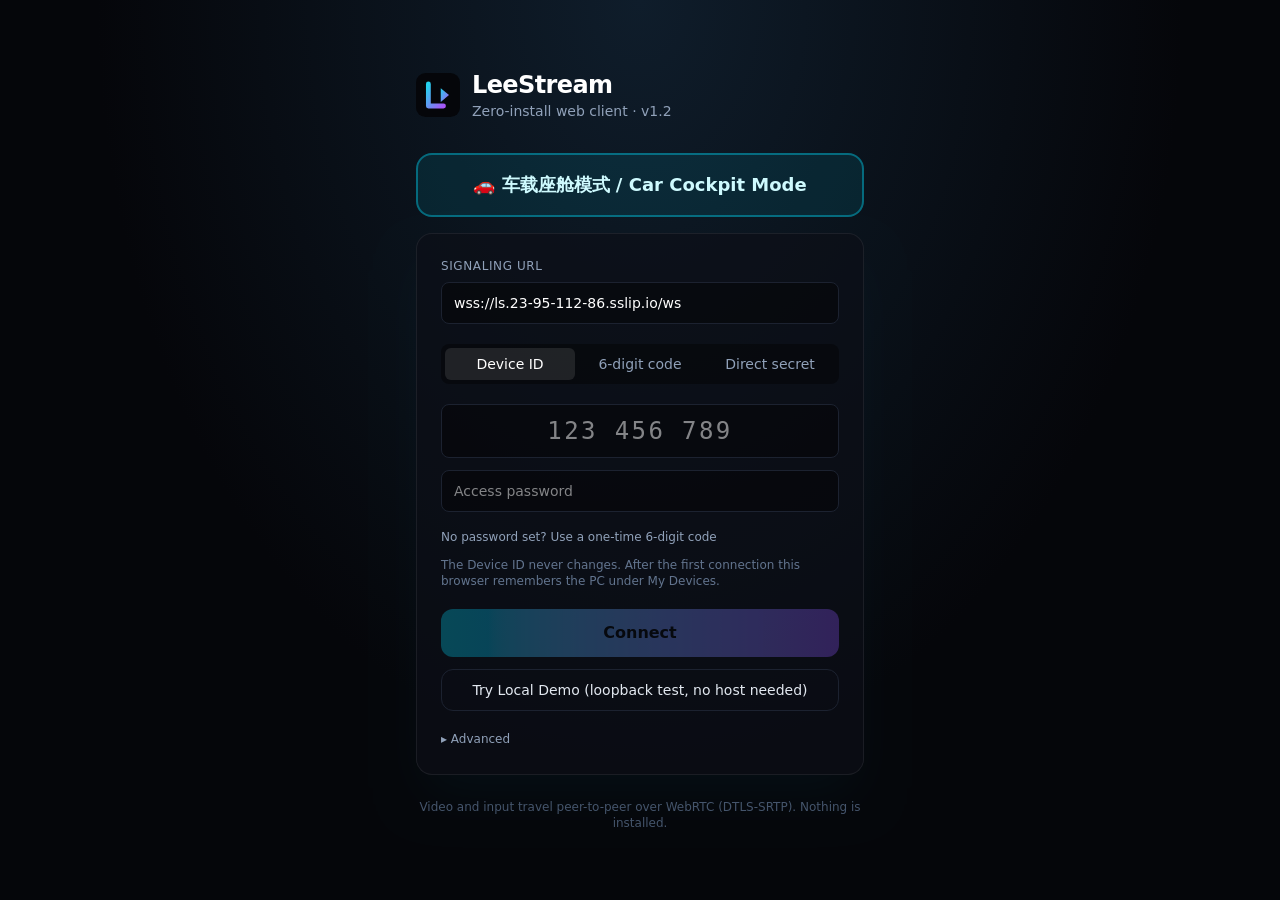
<file: web/index.html>
<!doctype html>
<html lang="en" class="h-full bg-black">
  <head>
    <meta charset="UTF-8" />
    <meta name="viewport" content="width=device-width, initial-scale=1.0, viewport-fit=cover, user-scalable=no" />
    <meta name="apple-mobile-web-app-capable" content="yes" />
    <meta name="mobile-web-app-capable" content="yes" />
    <meta name="apple-mobile-web-app-status-bar-style" content="black-translucent" />
    <meta name="theme-color" content="#05060a" />
    <link rel="manifest" href="./manifest.webmanifest" />
    <link rel="icon" href="./favicon.svg" type="image/svg+xml" />
    <title>LeeStream Web</title>
    <script type="module" crossorigin src="./assets/index-CBy7Vb0O.js"></script>
    <link rel="stylesheet" crossorigin href="./assets/index-Cb9m1hw0.css">
  </head>
  <body class="h-full overscroll-none">
    <div id="root" class="h-full"></div>
  </body>
</html>
</file>
<file: assets/index-C2x3uyJ7.css>
*,:before,:after{--tw-border-spacing-x: 0;--tw-border-spacing-y: 0;--tw-translate-x: 0;--tw-translate-y: 0;--tw-rotate: 0;--tw-skew-x: 0;--tw-skew-y: 0;--tw-scale-x: 1;--tw-scale-y: 1;--tw-pan-x: ;--tw-pan-y: ;--tw-pinch-zoom: ;--tw-scroll-snap-strictness: proximity;--tw-gradient-from-position: ;--tw-gradient-via-position: ;--tw-gradient-to-position: ;--tw-ordinal: ;--tw-slashed-zero: ;--tw-numeric-figure: ;--tw-numeric-spacing: ;--tw-numeric-fraction: ;--tw-ring-inset: ;--tw-ring-offset-width: 0px;--tw-ring-offset-color: #fff;--tw-ring-color: rgb(59 130 246 / .5);--tw-ring-offset-shadow: 0 0 #0000;--tw-ring-shadow: 0 0 #0000;--tw-shadow: 0 0 #0000;--tw-shadow-colored: 0 0 #0000;--tw-blur: ;--tw-brightness: ;--tw-contrast: ;--tw-grayscale: ;--tw-hue-rotate: ;--tw-invert: ;--tw-saturate: ;--tw-sepia: ;--tw-drop-shadow: ;--tw-backdrop-blur: ;--tw-backdrop-brightness: ;--tw-backdrop-contrast: ;--tw-backdrop-grayscale: ;--tw-backdrop-hue-rotate: ;--tw-backdrop-invert: ;--tw-backdrop-opacity: ;--tw-backdrop-saturate: ;--tw-backdrop-sepia: ;--tw-contain-size: ;--tw-contain-layout: ;--tw-contain-paint: ;--tw-contain-style: }::backdrop{--tw-border-spacing-x: 0;--tw-border-spacing-y: 0;--tw-translate-x: 0;--tw-translate-y: 0;--tw-rotate: 0;--tw-skew-x: 0;--tw-skew-y: 0;--tw-scale-x: 1;--tw-scale-y: 1;--tw-pan-x: ;--tw-pan-y: ;--tw-pinch-zoom: ;--tw-scroll-snap-strictness: proximity;--tw-gradient-from-position: ;--tw-gradient-via-position: ;--tw-gradient-to-position: ;--tw-ordinal: ;--tw-slashed-zero: ;--tw-numeric-figure: ;--tw-numeric-spacing: ;--tw-numeric-fraction: ;--tw-ring-inset: ;--tw-ring-offset-width: 0px;--tw-ring-offset-color: #fff;--tw-ring-color: rgb(59 130 246 / .5);--tw-ring-offset-shadow: 0 0 #0000;--tw-ring-shadow: 0 0 #0000;--tw-shadow: 0 0 #0000;--tw-shadow-colored: 0 0 #0000;--tw-blur: ;--tw-brightness: ;--tw-contrast: ;--tw-grayscale: ;--tw-hue-rotate: ;--tw-invert: ;--tw-saturate: ;--tw-sepia: ;--tw-drop-shadow: ;--tw-backdrop-blur: ;--tw-backdrop-brightness: ;--tw-backdrop-contrast: ;--tw-backdrop-grayscale: ;--tw-backdrop-hue-rotate: ;--tw-backdrop-invert: ;--tw-backdrop-opacity: ;--tw-backdrop-saturate: ;--tw-backdrop-sepia: ;--tw-contain-size: ;--tw-contain-layout: ;--tw-contain-paint: ;--tw-contain-style: }*,:before,:after{box-sizing:border-box;border-width:0;border-style:solid;border-color:#e5e7eb}:before,:after{--tw-content: ""}html,:host{line-height:1.5;-webkit-text-size-adjust:100%;-moz-tab-size:4;-o-tab-size:4;tab-size:4;font-family:Inter,ui-sans-serif,system-ui,-apple-system,Segoe UI,Roboto,sans-serif;font-feature-settings:normal;font-variation-settings:normal;-webkit-tap-highlight-color:transparent}body{margin:0;line-height:inherit}hr{height:0;color:inherit;border-top-width:1px}abbr:where([title]){-webkit-text-decoration:underline dotted;text-decoration:underline dotted}h1,h2,h3,h4,h5,h6{font-size:inherit;font-weight:inherit}a{color:inherit;text-decoration:inherit}b,strong{font-weight:bolder}code,kbd,samp,pre{font-family:JetBrains Mono,ui-monospace,SFMono-Regular,Menlo,Consolas,monospace;font-feature-settings:normal;font-variation-settings:normal;font-size:1em}small{font-size:80%}sub,sup{font-size:75%;line-height:0;position:relative;vertical-align:baseline}sub{bottom:-.25em}sup{top:-.5em}table{text-indent:0;border-color:inherit;border-collapse:collapse}button,input,optgroup,select,textarea{font-family:inherit;font-feature-settings:inherit;font-variation-settings:inherit;font-size:100%;font-weight:inherit;line-height:inherit;letter-spacing:inherit;color:inherit;margin:0;padding:0}button,select{text-transform:none}button,input:where([type=button]),input:where([type=reset]),input:where([type=submit]){-webkit-appearance:button;background-color:transparent;background-image:none}:-moz-focusring{outline:auto}:-moz-ui-invalid{box-shadow:none}progress{vertical-align:baseline}::-webkit-inner-spin-button,::-webkit-outer-spin-button{height:auto}[type=search]{-webkit-appearance:textfield;outline-offset:-2px}::-webkit-search-decoration{-webkit-appearance:none}::-webkit-file-upload-button{-webkit-appearance:button;font:inherit}summary{display:list-item}blockquote,dl,dd,h1,h2,h3,h4,h5,h6,hr,figure,p,pre{margin:0}fieldset{margin:0;padding:0}legend{padding:0}ol,ul,menu{list-style:none;margin:0;padding:0}dialog{padding:0}textarea{resize:vertical}input::-moz-placeholder,textarea::-moz-placeholder{opacity:1;color:#9ca3af}input::placeholder,textarea::placeholder{opacity:1;color:#9ca3af}button,[role=button]{cursor:pointer}:disabled{cursor:default}img,svg,video,canvas,audio,iframe,embed,object{display:block;vertical-align:middle}img,video{max-width:100%;height:auto}[hidden]:where(:not([hidden=until-found])){display:none}html{scroll-behavior:smooth;-webkit-font-smoothing:antialiased}body{--tw-bg-opacity: 1;background-color:rgb(7 8 11 / var(--tw-bg-opacity, 1));font-family:Inter,ui-sans-serif,system-ui,-apple-system,Segoe UI,Roboto,sans-serif;--tw-text-opacity: 1;color:rgb(212 212 216 / var(--tw-text-opacity, 1))}::-moz-selection{background:#5eead440;color:#fff}::selection{background:#5eead440;color:#fff}:focus-visible{outline:2px solid #5eead4;outline-offset:2px;border-radius:6px}.container-x{margin-left:auto;margin-right:auto;width:100%;max-width:72rem;padding-left:1.25rem;padding-right:1.25rem}@media(min-width:640px){.container-x{padding-left:2rem;padding-right:2rem}}.eyebrow{font-family:JetBrains Mono,ui-monospace,SFMono-Regular,Menlo,Consolas,monospace;font-size:11px;text-transform:uppercase;letter-spacing:.2em;--tw-text-opacity: 1;color:rgb(94 234 212 / var(--tw-text-opacity, 1))}.h2{font-size:1.875rem;line-height:2.25rem;font-weight:600;letter-spacing:-.025em;--tw-text-opacity: 1;color:rgb(255 255 255 / var(--tw-text-opacity, 1))}@media(min-width:640px){.h2{font-size:2.25rem;line-height:2.5rem}}.card{border-radius:1rem;border-width:1px;border-color:#ffffff12;background-color:#0b0d12b3;--tw-backdrop-blur: blur(8px);backdrop-filter:var(--tw-backdrop-blur) var(--tw-backdrop-brightness) var(--tw-backdrop-contrast) var(--tw-backdrop-grayscale) var(--tw-backdrop-hue-rotate) var(--tw-backdrop-invert) var(--tw-backdrop-opacity) var(--tw-backdrop-saturate) var(--tw-backdrop-sepia)}.btn{display:inline-flex;align-items:center;justify-content:center;gap:.5rem;border-radius:.75rem;padding:.75rem 1.25rem;font-size:.875rem;line-height:1.25rem;font-weight:500;transition-property:color,background-color,border-color,text-decoration-color,fill,stroke,opacity,box-shadow,transform,filter,backdrop-filter;transition-timing-function:cubic-bezier(.4,0,.2,1);transition-duration:.15s}.btn-primary{display:inline-flex;align-items:center;justify-content:center;gap:.5rem;border-radius:.75rem;padding:.75rem 1.25rem;font-size:.875rem;line-height:1.25rem;font-weight:500;transition-property:color,background-color,border-color,text-decoration-color,fill,stroke,opacity,box-shadow,transform,filter,backdrop-filter;transition-timing-function:cubic-bezier(.4,0,.2,1);transition-duration:.15s;--tw-bg-opacity: 1;background-color:rgb(255 255 255 / var(--tw-bg-opacity, 1));--tw-text-opacity: 1;color:rgb(7 8 11 / var(--tw-text-opacity, 1))}.btn-primary:hover{--tw-bg-opacity: 1;background-color:rgb(94 234 212 / var(--tw-bg-opacity, 1))}.btn-ghost{display:inline-flex;align-items:center;justify-content:center;gap:.5rem;border-radius:.75rem;padding:.75rem 1.25rem;font-size:.875rem;line-height:1.25rem;font-weight:500;transition-property:color,background-color,border-color,text-decoration-color,fill,stroke,opacity,box-shadow,transform,filter,backdrop-filter;transition-timing-function:cubic-bezier(.4,0,.2,1);transition-duration:.15s;border-width:1px;border-color:#ffffff1a;background-color:#ffffff08;--tw-text-opacity: 1;color:rgb(255 255 255 / var(--tw-text-opacity, 1))}.btn-ghost:hover{border-color:#5eead499;background-color:#ffffff0f}.chip{display:inline-flex;align-items:center;gap:.375rem;border-radius:9999px;border-width:1px;border-color:#ffffff1a;background-color:#ffffff08;padding:.25rem .75rem;font-family:JetBrains Mono,ui-monospace,SFMono-Regular,Menlo,Consolas,monospace;font-size:11px;--tw-text-opacity: 1;color:rgb(161 161 170 / var(--tw-text-opacity, 1))}.sr-only{position:absolute;width:1px;height:1px;padding:0;margin:-1px;overflow:hidden;clip:rect(0,0,0,0);white-space:nowrap;border-width:0}.pointer-events-none{pointer-events:none}.static{position:static}.fixed{position:fixed}.absolute{position:absolute}.relative{position:relative}.inset-0{inset:0}.inset-x-0{left:0;right:0}.inset-x-1{left:.25rem;right:.25rem}.inset-y-0{top:0;bottom:0}.-top-2{top:-.5rem}.-top-3{top:-.75rem}.-top-5{top:-1.25rem}.bottom-0{bottom:0}.bottom-1{bottom:.25rem}.bottom-\[-0\.5rem\]{bottom:-.5rem}.left-0{left:0}.left-1\/2{left:50%}.right-6{right:1.5rem}.right-\[-10rem\]{right:-10rem}.top-0{top:0}.top-10{top:2.5rem}.top-\[-10rem\]{top:-10rem}.z-40{z-index:40}.mx-auto{margin-left:auto;margin-right:auto}.mb-1\.5{margin-bottom:.375rem}.mb-2{margin-bottom:.5rem}.mb-4{margin-bottom:1rem}.mb-8{margin-bottom:2rem}.ml-2{margin-left:.5rem}.mt-0\.5{margin-top:.125rem}.mt-1{margin-top:.25rem}.mt-10{margin-top:2.5rem}.mt-12{margin-top:3rem}.mt-14{margin-top:3.5rem}.mt-2{margin-top:.5rem}.mt-20{margin-top:5rem}.mt-3{margin-top:.75rem}.mt-4{margin-top:1rem}.mt-5{margin-top:1.25rem}.mt-6{margin-top:1.5rem}.mt-7{margin-top:1.75rem}.mt-8{margin-top:2rem}.mt-auto{margin-top:auto}.block{display:block}.flex{display:flex}.inline-flex{display:inline-flex}.table{display:table}.grid{display:grid}.hidden{display:none}.aspect-video{aspect-ratio:16 / 9}.h-1\.5{height:.375rem}.h-14{height:3.5rem}.h-16{height:4rem}.h-2{height:.5rem}.h-2\.5{height:.625rem}.h-3{height:.75rem}.h-3\.5{height:.875rem}.h-4{height:1rem}.h-9{height:2.25rem}.h-\[30rem\]{height:30rem}.h-\[36rem\]{height:36rem}.h-full{height:100%}.min-h-\[340px\]{min-height:340px}.min-h-\[48px\]{min-height:48px}.min-h-\[56px\]{min-height:56px}.min-h-\[64px\]{min-height:64px}.w-1\.5{width:.375rem}.w-1\/2{width:50%}.w-1\/5{width:20%}.w-2{width:.5rem}.w-2\.5{width:.625rem}.w-3\.5{width:.875rem}.w-4{width:1rem}.w-\[40rem\]{width:40rem}.w-\[60rem\]{width:60rem}.w-fit{width:-moz-fit-content;width:fit-content}.w-full{width:100%}.w-px{width:1px}.min-w-\[760px\]{min-width:760px}.max-w-2xl{max-width:42rem}.max-w-3xl{max-width:48rem}.max-w-4xl{max-width:56rem}.max-w-6xl{max-width:72rem}.max-w-\[560px\]{max-width:560px}.max-w-md{max-width:28rem}.max-w-xl{max-width:36rem}.flex-1{flex:1 1 0%}.shrink-0{flex-shrink:0}.-translate-x-1\/2{--tw-translate-x: -50%;transform:translate(var(--tw-translate-x),var(--tw-translate-y)) rotate(var(--tw-rotate)) skew(var(--tw-skew-x)) skewY(var(--tw-skew-y)) scaleX(var(--tw-scale-x)) scaleY(var(--tw-scale-y))}.rotate-180{--tw-rotate: 180deg;transform:translate(var(--tw-translate-x),var(--tw-translate-y)) rotate(var(--tw-rotate)) skew(var(--tw-skew-x)) skewY(var(--tw-skew-y)) scaleX(var(--tw-scale-x)) scaleY(var(--tw-scale-y))}@keyframes flow{0%{transform:translate(-100%)}to{transform:translate(400%)}}.animate-flow{animation:flow 2.4s linear infinite}@keyframes pulseDot{0%,to{opacity:1}50%{opacity:.35}}.animate-pulseDot{animation:pulseDot 1.6s ease-in-out infinite}.cursor-not-allowed{cursor:not-allowed}.scroll-mt-20{scroll-margin-top:5rem}.scroll-mt-28{scroll-margin-top:7rem}.list-decimal{list-style-type:decimal}.list-disc{list-style-type:disc}.grid-cols-2{grid-template-columns:repeat(2,minmax(0,1fr))}.flex-col{flex-direction:column}.flex-wrap{flex-wrap:wrap}.items-end{align-items:flex-end}.items-center{align-items:center}.items-baseline{align-items:baseline}.justify-center{justify-content:center}.justify-between{justify-content:space-between}.gap-1{gap:.25rem}.gap-1\.5{gap:.375rem}.gap-2{gap:.5rem}.gap-2\.5{gap:.625rem}.gap-3{gap:.75rem}.gap-4{gap:1rem}.gap-5{gap:1.25rem}.gap-6{gap:1.5rem}.gap-7{gap:1.75rem}.gap-8{gap:2rem}.space-y-1\.5>:not([hidden])~:not([hidden]){--tw-space-y-reverse: 0;margin-top:calc(.375rem * calc(1 - var(--tw-space-y-reverse)));margin-bottom:calc(.375rem * var(--tw-space-y-reverse))}.space-y-2>:not([hidden])~:not([hidden]){--tw-space-y-reverse: 0;margin-top:calc(.5rem * calc(1 - var(--tw-space-y-reverse)));margin-bottom:calc(.5rem * var(--tw-space-y-reverse))}.space-y-2\.5>:not([hidden])~:not([hidden]){--tw-space-y-reverse: 0;margin-top:calc(.625rem * calc(1 - var(--tw-space-y-reverse)));margin-bottom:calc(.625rem * var(--tw-space-y-reverse))}.space-y-3>:not([hidden])~:not([hidden]){--tw-space-y-reverse: 0;margin-top:calc(.75rem * calc(1 - var(--tw-space-y-reverse)));margin-bottom:calc(.75rem * var(--tw-space-y-reverse))}.space-y-5>:not([hidden])~:not([hidden]){--tw-space-y-reverse: 0;margin-top:calc(1.25rem * calc(1 - var(--tw-space-y-reverse)));margin-bottom:calc(1.25rem * var(--tw-space-y-reverse))}.divide-y>:not([hidden])~:not([hidden]){--tw-divide-y-reverse: 0;border-top-width:calc(1px * calc(1 - var(--tw-divide-y-reverse)));border-bottom-width:calc(1px * var(--tw-divide-y-reverse))}.divide-white\/\[0\.06\]>:not([hidden])~:not([hidden]){border-color:#ffffff0f}.overflow-hidden{overflow:hidden}.overflow-x-auto{overflow-x:auto}.truncate{overflow:hidden;text-overflow:ellipsis;white-space:nowrap}.whitespace-nowrap{white-space:nowrap}.break-all{word-break:break-all}.rounded{border-radius:.25rem}.rounded-2xl{border-radius:1rem}.rounded-3xl{border-radius:1.5rem}.rounded-full{border-radius:9999px}.rounded-lg{border-radius:.5rem}.rounded-md{border-radius:.375rem}.rounded-xl{border-radius:.75rem}.border{border-width:1px}.border-b{border-bottom-width:1px}.border-r{border-right-width:1px}.border-t{border-top-width:1px}.\!border-amber-400\/40{border-color:#fbbf2466!important}.\!border-signal-400\/40{border-color:#5eead466!important}.\!border-signal-400\/50{border-color:#5eead480!important}.border-amber-400\/25{border-color:#fbbf2440}.border-ink-600{--tw-border-opacity: 1;border-color:rgb(42 49 66 / var(--tw-border-opacity, 1))}.border-ink-700{--tw-border-opacity: 1;border-color:rgb(28 33 48 / var(--tw-border-opacity, 1))}.border-ink-950\/60{border-color:#07080b99}.border-signal-400\/40{border-color:#5eead466}.border-signal-400\/60{border-color:#5eead499}.border-signal-500\/40{border-color:#2dd4bf66}.border-signal-500\/50{border-color:#2dd4bf80}.border-volt-400\/60{border-color:#a78bfa99}.border-white\/10{border-color:#ffffff1a}.border-white\/15{border-color:#ffffff26}.border-white\/20{border-color:#fff3}.border-white\/\[0\.04\]{border-color:#ffffff0a}.border-white\/\[0\.06\]{border-color:#ffffff0f}.border-white\/\[0\.07\]{border-color:#ffffff12}.\!bg-ink-950{--tw-bg-opacity: 1 !important;background-color:rgb(7 8 11 / var(--tw-bg-opacity, 1))!important}.bg-amber-400{--tw-bg-opacity: 1;background-color:rgb(251 191 36 / var(--tw-bg-opacity, 1))}.bg-amber-400\/\[0\.05\]{background-color:#fbbf240d}.bg-black{--tw-bg-opacity: 1;background-color:rgb(0 0 0 / var(--tw-bg-opacity, 1))}.bg-black\/40{background-color:#0006}.bg-black\/50{background-color:#00000080}.bg-ink-800{--tw-bg-opacity: 1;background-color:rgb(20 24 33 / var(--tw-bg-opacity, 1))}.bg-ink-900{--tw-bg-opacity: 1;background-color:rgb(11 13 18 / var(--tw-bg-opacity, 1))}.bg-ink-900\/70{background-color:#0b0d12b3}.bg-ink-950{--tw-bg-opacity: 1;background-color:rgb(7 8 11 / var(--tw-bg-opacity, 1))}.bg-ink-950\/60{background-color:#07080b99}.bg-ink-950\/80{background-color:#07080bcc}.bg-ink-950\/90{background-color:#07080be6}.bg-ink-950\/95{background-color:#07080bf2}.bg-signal-400{--tw-bg-opacity: 1;background-color:rgb(94 234 212 / var(--tw-bg-opacity, 1))}.bg-signal-400\/10{background-color:#5eead41a}.bg-signal-400\/\[0\.06\]{background-color:#5eead40f}.bg-signal-500\/80{background-color:#2dd4bfcc}.bg-sky-400{--tw-bg-opacity: 1;background-color:rgb(56 189 248 / var(--tw-bg-opacity, 1))}.bg-teal-300{--tw-bg-opacity: 1;background-color:rgb(94 234 212 / var(--tw-bg-opacity, 1))}.bg-volt-400{--tw-bg-opacity: 1;background-color:rgb(167 139 250 / var(--tw-bg-opacity, 1))}.bg-volt-400\/10{background-color:#a78bfa1a}.bg-white\/30{background-color:#ffffff4d}.bg-white\/50{background-color:#ffffff80}.bg-white\/60{background-color:#fff9}.bg-white\/\[0\.02\]{background-color:#ffffff05}.bg-white\/\[0\.05\]{background-color:#ffffff0d}.bg-white\/\[0\.06\]{background-color:#ffffff0f}.bg-zinc-400{--tw-bg-opacity: 1;background-color:rgb(161 161 170 / var(--tw-bg-opacity, 1))}.bg-\[radial-gradient\(120\%_80\%_at_80\%_0\%\,rgba\(139\,92\,246\,\.35\)\,transparent_60\%\)\,radial-gradient\(90\%_70\%_at_0\%_100\%\,rgba\(45\,212\,191\,\.28\)\,transparent_60\%\)\]{background-image:radial-gradient(120% 80% at 80% 0%,rgba(139,92,246,.35),transparent 60%),radial-gradient(90% 70% at 0% 100%,rgba(45,212,191,.28),transparent 60%)}.bg-\[radial-gradient\(closest-side\,rgba\(139\,92\,246\,\.16\)\,transparent\)\]{background-image:radial-gradient(closest-side,rgba(139,92,246,.16),transparent)}.bg-\[radial-gradient\(closest-side\,rgba\(45\,212\,191\,\.18\)\,rgba\(139\,92\,246\,\.10\)\,transparent\)\]{background-image:radial-gradient(closest-side,rgba(45,212,191,.18),rgba(139,92,246,.1),transparent)}.bg-gradient-to-b{background-image:linear-gradient(to bottom,var(--tw-gradient-stops))}.bg-gradient-to-br{background-image:linear-gradient(to bottom right,var(--tw-gradient-stops))}.bg-gradient-to-r{background-image:linear-gradient(to right,var(--tw-gradient-stops))}.bg-gradient-to-t{background-image:linear-gradient(to top,var(--tw-gradient-stops))}.from-signal-400{--tw-gradient-from: #5eead4 var(--tw-gradient-from-position);--tw-gradient-to: rgb(94 234 212 / 0) var(--tw-gradient-to-position);--tw-gradient-stops: var(--tw-gradient-from), var(--tw-gradient-to)}.from-signal-400\/10{--tw-gradient-from: rgb(94 234 212 / .1) var(--tw-gradient-from-position);--tw-gradient-to: rgb(94 234 212 / 0) var(--tw-gradient-to-position);--tw-gradient-stops: var(--tw-gradient-from), var(--tw-gradient-to)}.from-signal-400\/\[0\.08\]{--tw-gradient-from: rgb(94 234 212 / .08) var(--tw-gradient-from-position);--tw-gradient-to: rgb(94 234 212 / 0) var(--tw-gradient-to-position);--tw-gradient-stops: var(--tw-gradient-from), var(--tw-gradient-to)}.from-signal-500{--tw-gradient-from: #2dd4bf var(--tw-gradient-from-position);--tw-gradient-to: rgb(45 212 191 / 0) var(--tw-gradient-to-position);--tw-gradient-stops: var(--tw-gradient-from), var(--tw-gradient-to)}.from-signal-500\/70{--tw-gradient-from: rgb(45 212 191 / .7) var(--tw-gradient-from-position);--tw-gradient-to: rgb(45 212 191 / 0) var(--tw-gradient-to-position);--tw-gradient-stops: var(--tw-gradient-from), var(--tw-gradient-to)}.from-transparent{--tw-gradient-from: transparent var(--tw-gradient-from-position);--tw-gradient-to: rgb(0 0 0 / 0) var(--tw-gradient-to-position);--tw-gradient-stops: var(--tw-gradient-from), var(--tw-gradient-to)}.via-ink-900{--tw-gradient-to: rgb(11 13 18 / 0) var(--tw-gradient-to-position);--tw-gradient-stops: var(--tw-gradient-from), #0b0d12 var(--tw-gradient-via-position), var(--tw-gradient-to)}.via-teal-200{--tw-gradient-to: rgb(153 246 228 / 0) var(--tw-gradient-to-position);--tw-gradient-stops: var(--tw-gradient-from), #99f6e4 var(--tw-gradient-via-position), var(--tw-gradient-to)}.via-white\/30{--tw-gradient-to: rgb(255 255 255 / 0) var(--tw-gradient-to-position);--tw-gradient-stops: var(--tw-gradient-from), rgb(255 255 255 / .3) var(--tw-gradient-via-position), var(--tw-gradient-to)}.to-ink-900{--tw-gradient-to: #0b0d12 var(--tw-gradient-to-position)}.to-transparent{--tw-gradient-to: transparent var(--tw-gradient-to-position)}.to-volt-400{--tw-gradient-to: #a78bfa var(--tw-gradient-to-position)}.to-volt-400\/10{--tw-gradient-to: rgb(167 139 250 / .1) var(--tw-gradient-to-position)}.to-volt-400\/70{--tw-gradient-to: rgb(167 139 250 / .7) var(--tw-gradient-to-position)}.bg-clip-text{-webkit-background-clip:text;background-clip:text}.p-2{padding:.5rem}.p-3{padding:.75rem}.p-4{padding:1rem}.p-5{padding:1.25rem}.p-6{padding:1.5rem}.p-7{padding:1.75rem}.p-8{padding:2rem}.\!py-0\.5{padding-top:.125rem!important;padding-bottom:.125rem!important}.\!py-2{padding-top:.5rem!important;padding-bottom:.5rem!important}.px-1\.5{padding-left:.375rem;padding-right:.375rem}.px-3{padding-left:.75rem;padding-right:.75rem}.px-4{padding-left:1rem;padding-right:1rem}.px-5{padding-left:1.25rem;padding-right:1.25rem}.px-6{padding-left:1.5rem;padding-right:1.5rem}.px-7{padding-left:1.75rem;padding-right:1.75rem}.py-0\.5{padding-top:.125rem;padding-bottom:.125rem}.py-1{padding-top:.25rem;padding-bottom:.25rem}.py-1\.5{padding-top:.375rem;padding-bottom:.375rem}.py-14{padding-top:3.5rem;padding-bottom:3.5rem}.py-2{padding-top:.5rem;padding-bottom:.5rem}.py-2\.5{padding-top:.625rem;padding-bottom:.625rem}.py-20{padding-top:5rem;padding-bottom:5rem}.py-24{padding-top:6rem;padding-bottom:6rem}.py-3{padding-top:.75rem;padding-bottom:.75rem}.py-3\.5{padding-top:.875rem;padding-bottom:.875rem}.py-4{padding-top:1rem;padding-bottom:1rem}.py-5{padding-top:1.25rem;padding-bottom:1.25rem}.pb-20{padding-bottom:5rem}.pb-5{padding-bottom:1.25rem}.pl-5{padding-left:1.25rem}.pt-32{padding-top:8rem}.pt-5{padding-top:1.25rem}.pt-6{padding-top:1.5rem}.text-left{text-align:left}.text-center{text-align:center}.font-mono{font-family:JetBrains Mono,ui-monospace,SFMono-Regular,Menlo,Consolas,monospace}.\!text-\[10px\]{font-size:10px!important}.text-2xl{font-size:1.5rem;line-height:2rem}.text-3xl{font-size:1.875rem;line-height:2.25rem}.text-4xl{font-size:2.25rem;line-height:2.5rem}.text-5xl{font-size:3rem;line-height:1}.text-\[10px\]{font-size:10px}.text-\[11px\]{font-size:11px}.text-\[12px\]{font-size:12px}.text-base{font-size:1rem;line-height:1.5rem}.text-lg{font-size:1.125rem;line-height:1.75rem}.text-sm{font-size:.875rem;line-height:1.25rem}.text-xl{font-size:1.25rem;line-height:1.75rem}.text-xs{font-size:.75rem;line-height:1rem}.font-medium{font-weight:500}.font-normal{font-weight:400}.font-semibold{font-weight:600}.uppercase{text-transform:uppercase}.tabular-nums{--tw-numeric-spacing: tabular-nums;font-variant-numeric:var(--tw-ordinal) var(--tw-slashed-zero) var(--tw-numeric-figure) var(--tw-numeric-spacing) var(--tw-numeric-fraction)}.leading-\[1\.05\]{line-height:1.05}.leading-relaxed{line-height:1.625}.tracking-\[\.12em\]{letter-spacing:.12em}.tracking-tight{letter-spacing:-.025em}.tracking-wide{letter-spacing:.025em}.\!text-amber-400{--tw-text-opacity: 1 !important;color:rgb(251 191 36 / var(--tw-text-opacity, 1))!important}.\!text-signal-400{--tw-text-opacity: 1 !important;color:rgb(94 234 212 / var(--tw-text-opacity, 1))!important}.text-amber-300{--tw-text-opacity: 1;color:rgb(252 211 77 / var(--tw-text-opacity, 1))}.text-amber-400{--tw-text-opacity: 1;color:rgb(251 191 36 / var(--tw-text-opacity, 1))}.text-amber-400\/90{color:#fbbf24e6}.text-ink-950{--tw-text-opacity: 1;color:rgb(7 8 11 / var(--tw-text-opacity, 1))}.text-rose-400{--tw-text-opacity: 1;color:rgb(251 113 133 / var(--tw-text-opacity, 1))}.text-signal-400{--tw-text-opacity: 1;color:rgb(94 234 212 / var(--tw-text-opacity, 1))}.text-sky-400{--tw-text-opacity: 1;color:rgb(56 189 248 / var(--tw-text-opacity, 1))}.text-slate-200{--tw-text-opacity: 1;color:rgb(226 232 240 / var(--tw-text-opacity, 1))}.text-slate-300{--tw-text-opacity: 1;color:rgb(203 213 225 / var(--tw-text-opacity, 1))}.text-slate-400{--tw-text-opacity: 1;color:rgb(148 163 184 / var(--tw-text-opacity, 1))}.text-slate-500{--tw-text-opacity: 1;color:rgb(100 116 139 / var(--tw-text-opacity, 1))}.text-transparent{color:transparent}.text-volt-400{--tw-text-opacity: 1;color:rgb(167 139 250 / var(--tw-text-opacity, 1))}.text-white{--tw-text-opacity: 1;color:rgb(255 255 255 / var(--tw-text-opacity, 1))}.text-white\/70{color:#ffffffb3}.text-zinc-200{--tw-text-opacity: 1;color:rgb(228 228 231 / var(--tw-text-opacity, 1))}.text-zinc-300{--tw-text-opacity: 1;color:rgb(212 212 216 / var(--tw-text-opacity, 1))}.text-zinc-400{--tw-text-opacity: 1;color:rgb(161 161 170 / var(--tw-text-opacity, 1))}.text-zinc-500{--tw-text-opacity: 1;color:rgb(113 113 122 / var(--tw-text-opacity, 1))}.text-zinc-600{--tw-text-opacity: 1;color:rgb(82 82 91 / var(--tw-text-opacity, 1))}.opacity-100{opacity:1}.opacity-55{opacity:.55}.opacity-60{opacity:.6}.opacity-90{opacity:.9}.shadow-\[0_0_80px_-20px_rgba\(94\,234\,212\,\.45\)\]{--tw-shadow: 0 0 80px -20px rgba(94,234,212,.45);--tw-shadow-colored: 0 0 80px -20px var(--tw-shadow-color);box-shadow:var(--tw-ring-offset-shadow, 0 0 #0000),var(--tw-ring-shadow, 0 0 #0000),var(--tw-shadow)}.shadow-glow{--tw-shadow: 0 0 0 1px rgba(94,234,212,.25), 0 8px 40px -8px rgba(45,212,191,.35);--tw-shadow-colored: 0 0 0 1px var(--tw-shadow-color), 0 8px 40px -8px var(--tw-shadow-color);box-shadow:var(--tw-ring-offset-shadow, 0 0 #0000),var(--tw-ring-shadow, 0 0 #0000),var(--tw-shadow)}.ring-1{--tw-ring-offset-shadow: var(--tw-ring-inset) 0 0 0 var(--tw-ring-offset-width) var(--tw-ring-offset-color);--tw-ring-shadow: var(--tw-ring-inset) 0 0 0 calc(1px + var(--tw-ring-offset-width)) var(--tw-ring-color);box-shadow:var(--tw-ring-offset-shadow),var(--tw-ring-shadow),var(--tw-shadow, 0 0 #0000)}.ring-white\/\[0\.06\]{--tw-ring-color: rgb(255 255 255 / .06)}.blur-2xl{--tw-blur: blur(40px);filter:var(--tw-blur) var(--tw-brightness) var(--tw-contrast) var(--tw-grayscale) var(--tw-hue-rotate) var(--tw-invert) var(--tw-saturate) var(--tw-sepia) var(--tw-drop-shadow)}.filter{filter:var(--tw-blur) var(--tw-brightness) var(--tw-contrast) var(--tw-grayscale) var(--tw-hue-rotate) var(--tw-invert) var(--tw-saturate) var(--tw-sepia) var(--tw-drop-shadow)}.backdrop-blur-xl{--tw-backdrop-blur: blur(24px);backdrop-filter:var(--tw-backdrop-blur) var(--tw-backdrop-brightness) var(--tw-backdrop-contrast) var(--tw-backdrop-grayscale) var(--tw-backdrop-hue-rotate) var(--tw-backdrop-invert) var(--tw-backdrop-opacity) var(--tw-backdrop-saturate) var(--tw-backdrop-sepia)}.transition{transition-property:color,background-color,border-color,text-decoration-color,fill,stroke,opacity,box-shadow,transform,filter,backdrop-filter;transition-timing-function:cubic-bezier(.4,0,.2,1);transition-duration:.15s}.transition-\[width\,opacity\]{transition-property:width,opacity;transition-timing-function:cubic-bezier(.4,0,.2,1);transition-duration:.15s}.transition-all{transition-property:all;transition-timing-function:cubic-bezier(.4,0,.2,1);transition-duration:.15s}.duration-500{transition-duration:.5s}.duration-700{transition-duration:.7s}.grid-bg{background-image:linear-gradient(rgba(255,255,255,.035) 1px,transparent 1px),linear-gradient(90deg,rgba(255,255,255,.035) 1px,transparent 1px);background-size:48px 48px;-webkit-mask-image:radial-gradient(ellipse 70% 60% at 50% 0%,#000 40%,transparent 100%);mask-image:radial-gradient(ellipse 70% 60% at 50% 0%,#000 40%,transparent 100%)}@media(prefers-reduced-motion:reduce){*{animation:none!important;transition:none!important;scroll-behavior:auto!important}}.first\:translate-x-0:first-child{--tw-translate-x: 0px;transform:translate(var(--tw-translate-x),var(--tw-translate-y)) rotate(var(--tw-rotate)) skew(var(--tw-skew-x)) skewY(var(--tw-skew-y)) scaleX(var(--tw-scale-x)) scaleY(var(--tw-scale-y))}.last\:-translate-x-full:last-child{--tw-translate-x: -100%;transform:translate(var(--tw-translate-x),var(--tw-translate-y)) rotate(var(--tw-rotate)) skew(var(--tw-skew-x)) skewY(var(--tw-skew-y)) scaleX(var(--tw-scale-x)) scaleY(var(--tw-scale-y))}.last\:border-0:last-child{border-width:0px}.hover\:border-signal-400\/50:hover{border-color:#5eead480}.hover\:border-white\/15:hover{border-color:#ffffff26}.hover\:border-white\/25:hover{border-color:#ffffff40}.hover\:text-white:hover{--tw-text-opacity: 1;color:rgb(255 255 255 / var(--tw-text-opacity, 1))}.hover\:text-zinc-200:hover{--tw-text-opacity: 1;color:rgb(228 228 231 / var(--tw-text-opacity, 1))}.hover\:underline:hover{text-decoration-line:underline}.hover\:opacity-85:hover{opacity:.85}.focus\:not-sr-only:focus{position:static;width:auto;height:auto;padding:0;margin:0;overflow:visible;clip:auto;white-space:normal}.focus\:fixed:focus{position:fixed}.focus\:left-4:focus{left:1rem}.focus\:top-4:focus{top:1rem}.focus\:z-50:focus{z-index:50}@media(min-width:640px){.sm\:inline{display:inline}.sm\:w-auto{width:auto}.sm\:grid-cols-2{grid-template-columns:repeat(2,minmax(0,1fr))}.sm\:grid-cols-3{grid-template-columns:repeat(3,minmax(0,1fr))}.sm\:grid-cols-4{grid-template-columns:repeat(4,minmax(0,1fr))}.sm\:grid-cols-\[auto_1fr\]{grid-template-columns:auto 1fr}.sm\:flex-row{flex-direction:row}.sm\:items-end{align-items:flex-end}.sm\:items-center{align-items:center}.sm\:justify-center{justify-content:center}.sm\:justify-between{justify-content:space-between}.sm\:gap-x-3{-moz-column-gap:.75rem;column-gap:.75rem}.sm\:divide-x>:not([hidden])~:not([hidden]){--tw-divide-x-reverse: 0;border-right-width:calc(1px * var(--tw-divide-x-reverse));border-left-width:calc(1px * calc(1 - var(--tw-divide-x-reverse)))}.sm\:p-12{padding:3rem}.sm\:p-7{padding:1.75rem}.sm\:p-8{padding:2rem}.sm\:pt-40{padding-top:10rem}.sm\:text-right{text-align:right}.sm\:text-2xl{font-size:1.5rem;line-height:2rem}.sm\:text-3xl{font-size:1.875rem;line-height:2.25rem}.sm\:text-6xl{font-size:3.75rem;line-height:1}.sm\:text-base{font-size:1rem;line-height:1.5rem}.sm\:text-lg{font-size:1.125rem;line-height:1.75rem}}@media(min-width:768px){.md\:flex{display:flex}.md\:hidden{display:none}.md\:grid-cols-2{grid-template-columns:repeat(2,minmax(0,1fr))}.md\:grid-cols-\[220px_1fr\]{grid-template-columns:220px 1fr}.md\:flex-row{flex-direction:row}.md\:flex-col{flex-direction:column}.md\:items-end{align-items:flex-end}.md\:border-b-0{border-bottom-width:0px}.md\:border-r{border-right-width:1px}}@media(min-width:1024px){.lg\:col-span-2{grid-column:span 2 / span 2}.lg\:col-span-3{grid-column:span 3 / span 3}.lg\:inline{display:inline}.lg\:min-h-\[360px\]{min-height:360px}.lg\:grid-cols-2{grid-template-columns:repeat(2,minmax(0,1fr))}.lg\:grid-cols-3{grid-template-columns:repeat(3,minmax(0,1fr))}.lg\:grid-cols-5{grid-template-columns:repeat(5,minmax(0,1fr))}.lg\:grid-cols-6{grid-template-columns:repeat(6,minmax(0,1fr))}.lg\:grid-cols-\[1fr_1\.15fr\]{grid-template-columns:1fr 1.15fr}.lg\:flex-row{flex-direction:row}.lg\:items-end{align-items:flex-end}.lg\:items-center{align-items:center}.lg\:justify-between{justify-content:space-between}.lg\:whitespace-nowrap{white-space:nowrap}.lg\:text-\[4rem\]{font-size:4rem}}@media(min-width:1280px){.xl\:text-3xl{font-size:1.875rem;line-height:2.25rem}}
</file>
<file: guide/assets/index-CfS5vyAH.css>
*,:before,:after{--tw-border-spacing-x: 0;--tw-border-spacing-y: 0;--tw-translate-x: 0;--tw-translate-y: 0;--tw-rotate: 0;--tw-skew-x: 0;--tw-skew-y: 0;--tw-scale-x: 1;--tw-scale-y: 1;--tw-pan-x: ;--tw-pan-y: ;--tw-pinch-zoom: ;--tw-scroll-snap-strictness: proximity;--tw-gradient-from-position: ;--tw-gradient-via-position: ;--tw-gradient-to-position: ;--tw-ordinal: ;--tw-slashed-zero: ;--tw-numeric-figure: ;--tw-numeric-spacing: ;--tw-numeric-fraction: ;--tw-ring-inset: ;--tw-ring-offset-width: 0px;--tw-ring-offset-color: #fff;--tw-ring-color: rgb(59 130 246 / .5);--tw-ring-offset-shadow: 0 0 #0000;--tw-ring-shadow: 0 0 #0000;--tw-shadow: 0 0 #0000;--tw-shadow-colored: 0 0 #0000;--tw-blur: ;--tw-brightness: ;--tw-contrast: ;--tw-grayscale: ;--tw-hue-rotate: ;--tw-invert: ;--tw-saturate: ;--tw-sepia: ;--tw-drop-shadow: ;--tw-backdrop-blur: ;--tw-backdrop-brightness: ;--tw-backdrop-contrast: ;--tw-backdrop-grayscale: ;--tw-backdrop-hue-rotate: ;--tw-backdrop-invert: ;--tw-backdrop-opacity: ;--tw-backdrop-saturate: ;--tw-backdrop-sepia: ;--tw-contain-size: ;--tw-contain-layout: ;--tw-contain-paint: ;--tw-contain-style: }::backdrop{--tw-border-spacing-x: 0;--tw-border-spacing-y: 0;--tw-translate-x: 0;--tw-translate-y: 0;--tw-rotate: 0;--tw-skew-x: 0;--tw-skew-y: 0;--tw-scale-x: 1;--tw-scale-y: 1;--tw-pan-x: ;--tw-pan-y: ;--tw-pinch-zoom: ;--tw-scroll-snap-strictness: proximity;--tw-gradient-from-position: ;--tw-gradient-via-position: ;--tw-gradient-to-position: ;--tw-ordinal: ;--tw-slashed-zero: ;--tw-numeric-figure: ;--tw-numeric-spacing: ;--tw-numeric-fraction: ;--tw-ring-inset: ;--tw-ring-offset-width: 0px;--tw-ring-offset-color: #fff;--tw-ring-color: rgb(59 130 246 / .5);--tw-ring-offset-shadow: 0 0 #0000;--tw-ring-shadow: 0 0 #0000;--tw-shadow: 0 0 #0000;--tw-shadow-colored: 0 0 #0000;--tw-blur: ;--tw-brightness: ;--tw-contrast: ;--tw-grayscale: ;--tw-hue-rotate: ;--tw-invert: ;--tw-saturate: ;--tw-sepia: ;--tw-drop-shadow: ;--tw-backdrop-blur: ;--tw-backdrop-brightness: ;--tw-backdrop-contrast: ;--tw-backdrop-grayscale: ;--tw-backdrop-hue-rotate: ;--tw-backdrop-invert: ;--tw-backdrop-opacity: ;--tw-backdrop-saturate: ;--tw-backdrop-sepia: ;--tw-contain-size: ;--tw-contain-layout: ;--tw-contain-paint: ;--tw-contain-style: }*,:before,:after{box-sizing:border-box;border-width:0;border-style:solid;border-color:#e5e7eb}:before,:after{--tw-content: ""}html,:host{line-height:1.5;-webkit-text-size-adjust:100%;-moz-tab-size:4;-o-tab-size:4;tab-size:4;font-family:PingFang SC,HarmonyOS Sans SC,Microsoft YaHei UI,Microsoft YaHei,Noto Sans SC,Noto Sans CJK SC,Segoe UI,Inter,system-ui,sans-serif;font-feature-settings:normal;font-variation-settings:normal;-webkit-tap-highlight-color:transparent}body{margin:0;line-height:inherit}hr{height:0;color:inherit;border-top-width:1px}abbr:where([title]){-webkit-text-decoration:underline dotted;text-decoration:underline dotted}h1,h2,h3,h4,h5,h6{font-size:inherit;font-weight:inherit}a{color:inherit;text-decoration:inherit}b,strong{font-weight:bolder}code,kbd,samp,pre{font-family:Cascadia Code,JetBrains Mono,Consolas,ui-monospace,monospace;font-feature-settings:normal;font-variation-settings:normal;font-size:1em}small{font-size:80%}sub,sup{font-size:75%;line-height:0;position:relative;vertical-align:baseline}sub{bottom:-.25em}sup{top:-.5em}table{text-indent:0;border-color:inherit;border-collapse:collapse}button,input,optgroup,select,textarea{font-family:inherit;font-feature-settings:inherit;font-variation-settings:inherit;font-size:100%;font-weight:inherit;line-height:inherit;letter-spacing:inherit;color:inherit;margin:0;padding:0}button,select{text-transform:none}button,input:where([type=button]),input:where([type=reset]),input:where([type=submit]){-webkit-appearance:button;background-color:transparent;background-image:none}:-moz-focusring{outline:auto}:-moz-ui-invalid{box-shadow:none}progress{vertical-align:baseline}::-webkit-inner-spin-button,::-webkit-outer-spin-button{height:auto}[type=search]{-webkit-appearance:textfield;outline-offset:-2px}::-webkit-search-decoration{-webkit-appearance:none}::-webkit-file-upload-button{-webkit-appearance:button;font:inherit}summary{display:list-item}blockquote,dl,dd,h1,h2,h3,h4,h5,h6,hr,figure,p,pre{margin:0}fieldset{margin:0;padding:0}legend{padding:0}ol,ul,menu{list-style:none;margin:0;padding:0}dialog{padding:0}textarea{resize:vertical}input::-moz-placeholder,textarea::-moz-placeholder{opacity:1;color:#9ca3af}input::placeholder,textarea::placeholder{opacity:1;color:#9ca3af}button,[role=button]{cursor:pointer}:disabled{cursor:default}img,svg,video,canvas,audio,iframe,embed,object{display:block;vertical-align:middle}img,video{max-width:100%;height:auto}[hidden]:where(:not([hidden=until-found])){display:none}html{background:#05070b;-webkit-text-size-adjust:100%}body{font-feature-settings:"tnum" 0;line-height:1.7}::-moz-selection{background:#38bdf859;color:#fff}::selection{background:#38bdf859;color:#fff}code{border-radius:.375rem;background-color:#ffffff0f;padding:.125rem .375rem;font-family:Cascadia Code,JetBrains Mono,Consolas,ui-monospace,monospace;font-size:.85em;--tw-text-opacity: 1;color:rgb(186 230 253 / var(--tw-text-opacity, 1));--tw-ring-offset-shadow: var(--tw-ring-inset) 0 0 0 var(--tw-ring-offset-width) var(--tw-ring-offset-color);--tw-ring-shadow: var(--tw-ring-inset) 0 0 0 calc(1px + var(--tw-ring-offset-width)) var(--tw-ring-color);box-shadow:var(--tw-ring-offset-shadow),var(--tw-ring-shadow),var(--tw-shadow, 0 0 #0000);--tw-ring-inset: inset;--tw-ring-color: rgb(255 255 255 / .1)}kbd{display:inline-flex;min-width:1.6em;align-items:center;justify-content:center;border-radius:.375rem;background-color:#ffffff12;padding-left:.375rem;padding-right:.375rem;padding-top:1px;padding-bottom:1px;font-family:Cascadia Code,JetBrains Mono,Consolas,ui-monospace,monospace;font-size:.78em;font-weight:500;--tw-text-opacity: 1;color:rgb(241 245 249 / var(--tw-text-opacity, 1));--tw-ring-offset-shadow: var(--tw-ring-inset) 0 0 0 var(--tw-ring-offset-width) var(--tw-ring-offset-color);--tw-ring-shadow: var(--tw-ring-inset) 0 0 0 calc(1px + var(--tw-ring-offset-width)) var(--tw-ring-color);box-shadow:var(--tw-ring-offset-shadow),var(--tw-ring-shadow),var(--tw-shadow, 0 0 #0000);--tw-ring-inset: inset;--tw-ring-color: rgb(255 255 255 / .15);box-shadow:inset 0 -1px #ffffff14,0 1px #00000080}b{font-weight:600}.grid>*{min-width:0}.bg-aurora{background:radial-gradient(60rem 30rem at 15% -10%,rgba(56,189,248,.14),transparent 60%),radial-gradient(50rem 28rem at 90% 0%,rgba(167,139,250,.13),transparent 60%),radial-gradient(40rem 30rem at 50% 110%,rgba(232,121,249,.07),transparent 60%),#05070b}.glass{background:linear-gradient(180deg,#ffffff0b,#ffffff04);box-shadow:inset 0 0 0 1px #ffffff12,0 20px 60px -30px #000c;backdrop-filter:blur(18px) saturate(140%)}.logo-mark>*{min-width:0}.logo-mark{display:grid;height:1.75rem;width:1.75rem;place-items:center;border-radius:.5rem;--tw-text-opacity: 1;color:rgb(125 211 252 / var(--tw-text-opacity, 1));--tw-ring-offset-shadow: var(--tw-ring-inset) 0 0 0 var(--tw-ring-offset-width) var(--tw-ring-offset-color);--tw-ring-shadow: var(--tw-ring-inset) 0 0 0 calc(1px + var(--tw-ring-offset-width)) var(--tw-ring-color);box-shadow:var(--tw-ring-offset-shadow),var(--tw-ring-shadow),var(--tw-shadow, 0 0 #0000);--tw-ring-inset: inset;--tw-ring-color: rgb(56 189 248 / .3);background:linear-gradient(140deg,#38bdf840,#a78bfa2e)}.nav-link{border-radius:.5rem;padding:.375rem .75rem;--tw-text-opacity: 1;color:rgb(148 163 184 / var(--tw-text-opacity, 1));transition-property:color,background-color,border-color,text-decoration-color,fill,stroke,opacity,box-shadow,transform,filter,backdrop-filter;transition-timing-function:cubic-bezier(.4,0,.2,1);transition-duration:.15s}.nav-link:hover{background-color:#ffffff0d;--tw-text-opacity: 1;color:rgb(255 255 255 / var(--tw-text-opacity, 1))}.chip{display:inline-flex;align-items:center;gap:.5rem;border-radius:9999px;background-color:#38bdf81a;padding:.25rem .75rem;font-size:.75rem;line-height:1rem;font-weight:500;--tw-text-opacity: 1;color:rgb(186 230 253 / var(--tw-text-opacity, 1));--tw-ring-offset-shadow: var(--tw-ring-inset) 0 0 0 var(--tw-ring-offset-width) var(--tw-ring-offset-color);--tw-ring-shadow: var(--tw-ring-inset) 0 0 0 calc(1px + var(--tw-ring-offset-width)) var(--tw-ring-color);box-shadow:var(--tw-ring-offset-shadow),var(--tw-ring-shadow),var(--tw-shadow, 0 0 #0000);--tw-ring-inset: inset;--tw-ring-color: rgb(56 189 248 / .25)}.step-pill{background:linear-gradient(180deg,#ffffff0b,#ffffff04);box-shadow:inset 0 0 0 1px #ffffff12,0 20px 60px -30px #000c;backdrop-filter:blur(18px) saturate(140%);display:flex;height:100%;align-items:center;gap:.75rem;border-radius:1rem;padding:.875rem 1rem;transition-property:color,background-color,border-color,text-decoration-color,fill,stroke,opacity,box-shadow,transform,filter,backdrop-filter;transition-timing-function:cubic-bezier(.4,0,.2,1);transition-duration:.15s}.step-pill:hover{--tw-translate-y: -.125rem;transform:translate(var(--tw-translate-x),var(--tw-translate-y)) rotate(var(--tw-rotate)) skew(var(--tw-skew-x)) skewY(var(--tw-skew-y)) scaleX(var(--tw-scale-x)) scaleY(var(--tw-scale-y));background-color:#ffffff0f}.step-pill b{display:block;font-size:15px;--tw-text-opacity: 1;color:rgb(255 255 255 / var(--tw-text-opacity, 1))}.step-pill small{display:block;font-size:.75rem;line-height:1rem;--tw-text-opacity: 1;color:rgb(100 116 139 / var(--tw-text-opacity, 1))}.step-no>*{min-width:0}.step-no{display:grid;height:2.25rem;width:2.25rem;flex-shrink:0;place-items:center;border-radius:.75rem;font-family:Cascadia Code,JetBrains Mono,Consolas,ui-monospace,monospace;font-size:.875rem;line-height:1.25rem;font-weight:700;--tw-text-opacity: 1;color:rgb(5 7 11 / var(--tw-text-opacity, 1));background:linear-gradient(140deg,#7dd3fc,#a78bfa)}.icon-tile>*{min-width:0}.icon-tile{display:grid;height:2.75rem;width:2.75rem;flex-shrink:0;place-items:center;border-radius:.75rem;background-image:linear-gradient(to bottom,var(--tw-gradient-stops));font-family:Cascadia Code,JetBrains Mono,Consolas,ui-monospace,monospace;font-size:1.125rem;line-height:1.75rem;font-weight:700;--tw-ring-offset-shadow: var(--tw-ring-inset) 0 0 0 var(--tw-ring-offset-width) var(--tw-ring-offset-color);--tw-ring-shadow: var(--tw-ring-inset) 0 0 0 calc(1px + var(--tw-ring-offset-width)) var(--tw-ring-color);box-shadow:var(--tw-ring-offset-shadow),var(--tw-ring-shadow),var(--tw-shadow, 0 0 #0000);--tw-ring-inset: inset;--tw-ring-color: rgb(255 255 255 / .1)}.toc-link{display:block;border-radius:.5rem;border-left-width:2px;border-color:transparent;padding:.375rem .75rem;--tw-text-opacity: 1;color:rgb(100 116 139 / var(--tw-text-opacity, 1));transition-property:color,background-color,border-color,text-decoration-color,fill,stroke,opacity,box-shadow,transform,filter,backdrop-filter;transition-timing-function:cubic-bezier(.4,0,.2,1);transition-duration:.15s}.toc-link:hover{--tw-text-opacity: 1;color:rgb(226 232 240 / var(--tw-text-opacity, 1))}.toc-link.active{--tw-border-opacity: 1;border-color:rgb(56 189 248 / var(--tw-border-opacity, 1));background-color:#ffffff0a;--tw-text-opacity: 1;color:rgb(255 255 255 / var(--tw-text-opacity, 1))}.section-head{display:flex;align-items:flex-end;gap:1.25rem;border-bottom-width:1px;border-color:#ffffff0f;padding-bottom:1.5rem}.section-no{background-image:linear-gradient(to bottom,var(--tw-gradient-stops));--tw-gradient-from: rgb(255 255 255 / .25) var(--tw-gradient-from-position);--tw-gradient-to: rgb(255 255 255 / 0) var(--tw-gradient-to-position);--tw-gradient-stops: var(--tw-gradient-from), var(--tw-gradient-to);--tw-gradient-to: rgb(255 255 255 / .02) var(--tw-gradient-to-position);-webkit-background-clip:text;background-clip:text;font-family:Cascadia Code,JetBrains Mono,Consolas,ui-monospace,monospace;font-size:3.75rem;font-weight:700;line-height:1;color:transparent}@media (min-width: 768px){.section-no{font-size:4.5rem;line-height:1}}.section-kicker{font-size:.875rem;line-height:1.25rem;font-weight:500;--tw-text-opacity: 1;color:rgb(125 211 252 / var(--tw-text-opacity, 1))}.section-title{margin-top:.25rem;font-size:1.5rem;line-height:2rem;font-weight:700;letter-spacing:-.025em;--tw-text-opacity: 1;color:rgb(255 255 255 / var(--tw-text-opacity, 1))}@media (min-width: 768px){.section-title{font-size:2rem;line-height:1.25}}.sub-title{font-size:1.125rem;line-height:1.75rem;font-weight:600;--tw-text-opacity: 1;color:rgb(255 255 255 / var(--tw-text-opacity, 1))}.steps{counter-reset:s}.steps>:not([hidden])~:not([hidden]){--tw-space-y-reverse: 0;margin-top:calc(1.25rem * calc(1 - var(--tw-space-y-reverse)));margin-bottom:calc(1.25rem * var(--tw-space-y-reverse))}.steps>li{counter-increment:s;position:relative;padding-left:3rem}.steps>li:before{content:counter(s)}.steps>li>*:before{min-width:0}.steps>li:before{position:absolute;left:0;top:.125rem;display:grid;height:2rem;width:2rem;place-items:center;border-radius:9999px;background-color:#ffffff0f;font-family:Cascadia Code,JetBrains Mono,Consolas,ui-monospace,monospace;font-size:.875rem;line-height:1.25rem;font-weight:600;--tw-text-opacity: 1;color:rgb(186 230 253 / var(--tw-text-opacity, 1));--tw-ring-offset-shadow: var(--tw-ring-inset) 0 0 0 var(--tw-ring-offset-width) var(--tw-ring-offset-color);--tw-ring-shadow: var(--tw-ring-inset) 0 0 0 calc(1px + var(--tw-ring-offset-width)) var(--tw-ring-color);box-shadow:var(--tw-ring-offset-shadow),var(--tw-ring-shadow),var(--tw-shadow, 0 0 #0000);--tw-ring-inset: inset;--tw-ring-color: rgb(56 189 248 / .3)}.steps>li:not(:last-child):after{content:"";position:absolute;bottom:-1.1rem;left:15px;top:2.5rem;width:1px;background-image:linear-gradient(to bottom,var(--tw-gradient-stops));--tw-gradient-from: rgb(56 189 248 / .3) var(--tw-gradient-from-position);--tw-gradient-to: rgb(56 189 248 / 0) var(--tw-gradient-to-position);--tw-gradient-stops: var(--tw-gradient-from), var(--tw-gradient-to);--tw-gradient-to: transparent var(--tw-gradient-to-position)}.steps h4{font-size:1rem;line-height:1.5rem;font-weight:600;--tw-text-opacity: 1;color:rgb(255 255 255 / var(--tw-text-opacity, 1))}.steps p{margin-top:.375rem;font-size:15px;line-height:1.625;--tw-text-opacity: 1;color:rgb(148 163 184 / var(--tw-text-opacity, 1))}.steps p b{--tw-text-opacity: 1;color:rgb(226 232 240 / var(--tw-text-opacity, 1))}.shot{margin:0}.shot-frame{position:relative;overflow:hidden;border-radius:1rem;--tw-bg-opacity: 1;background-color:rgb(0 0 0 / var(--tw-bg-opacity, 1));--tw-ring-offset-shadow: var(--tw-ring-inset) 0 0 0 var(--tw-ring-offset-width) var(--tw-ring-offset-color);--tw-ring-shadow: var(--tw-ring-inset) 0 0 0 calc(1px + var(--tw-ring-offset-width)) var(--tw-ring-color);box-shadow:var(--tw-ring-offset-shadow),var(--tw-ring-shadow),var(--tw-shadow, 0 0 #0000);--tw-ring-color: rgb(255 255 255 / .1);box-shadow:0 40px 100px -40px #38bdf859,0 30px 60px -30px #000000e6;cursor:zoom-in}.shot-frame img{display:block;height:auto;width:100%}.shot figcaption{margin-top:.75rem;display:flex;flex-wrap:wrap;align-items:center;-moz-column-gap:.75rem;column-gap:.75rem;row-gap:.375rem;font-size:.875rem;line-height:1.25rem;--tw-text-opacity: 1;color:rgb(148 163 184 / var(--tw-text-opacity, 1))}.shot-label{margin-right:.25rem;border-radius:.375rem;background-color:#ffffff0f;padding:.125rem .5rem;font-family:Cascadia Code,JetBrains Mono,Consolas,ui-monospace,monospace;font-size:.75rem;line-height:1rem;--tw-text-opacity: 1;color:rgb(203 213 225 / var(--tw-text-opacity, 1));--tw-ring-offset-shadow: var(--tw-ring-inset) 0 0 0 var(--tw-ring-offset-width) var(--tw-ring-offset-color);--tw-ring-shadow: var(--tw-ring-inset) 0 0 0 calc(1px + var(--tw-ring-offset-width)) var(--tw-ring-color);box-shadow:var(--tw-ring-offset-shadow),var(--tw-ring-shadow),var(--tw-shadow, 0 0 #0000);--tw-ring-inset: inset;--tw-ring-color: rgb(255 255 255 / .1)}.legend{display:inline-flex;align-items:center;gap:.375rem;font-size:13px}.legend i>*,.hotspot>*{min-width:0}.legend i,.hotspot{display:grid;place-items:center;border-radius:9999px;font-family:Cascadia Code,JetBrains Mono,Consolas,ui-monospace,monospace;font-weight:700;font-style:normal;--tw-text-opacity: 1;color:rgb(5 7 11 / var(--tw-text-opacity, 1));background:linear-gradient(140deg,#fde68a,#fbbf24)}.legend i{height:18px;width:18px;font-size:10px}.hotspot{pointer-events:none;position:absolute;height:1.5rem;width:1.5rem;--tw-translate-x: -50%;--tw-translate-y: -50%;transform:translate(var(--tw-translate-x),var(--tw-translate-y)) rotate(var(--tw-rotate)) skew(var(--tw-skew-x)) skewY(var(--tw-skew-y)) scaleX(var(--tw-scale-x)) scaleY(var(--tw-scale-y));font-size:11px}@media (min-width: 768px){.hotspot{height:1.75rem;width:1.75rem;font-size:.75rem;line-height:1rem}}.hotspot{box-shadow:0 0 0 3px #fbbf2447,0 6px 18px #0009}.callout{border-radius:1rem;padding:1rem 1.25rem;font-size:15px;line-height:1.625;--tw-ring-offset-shadow: var(--tw-ring-inset) 0 0 0 var(--tw-ring-offset-width) var(--tw-ring-offset-color);--tw-ring-shadow: var(--tw-ring-inset) 0 0 0 calc(1px + var(--tw-ring-offset-width)) var(--tw-ring-color);box-shadow:var(--tw-ring-offset-shadow),var(--tw-ring-shadow),var(--tw-shadow, 0 0 #0000);--tw-ring-inset: inset}.callout-tip{background-color:#34d3990f;color:#d1fae5e6;--tw-ring-color: rgb(52 211 153 / .2)}.callout-warn{background-color:#fbbf240f;color:#fef3c7e6;--tw-ring-color: rgb(251 191 36 / .2)}.table-wrap{overflow-x:auto;border-radius:1rem;--tw-ring-offset-shadow: var(--tw-ring-inset) 0 0 0 var(--tw-ring-offset-width) var(--tw-ring-offset-color);--tw-ring-shadow: var(--tw-ring-inset) 0 0 0 calc(1px + var(--tw-ring-offset-width)) var(--tw-ring-color);box-shadow:var(--tw-ring-offset-shadow),var(--tw-ring-shadow),var(--tw-shadow, 0 0 #0000);--tw-ring-inset: inset;--tw-ring-color: rgb(255 255 255 / .08)}.table-wrap table{width:100%;min-width:640px;border-collapse:collapse;text-align:left;font-size:.875rem;line-height:1.25rem}.table-wrap th{white-space:nowrap;background-color:#ffffff08;padding:.75rem 1rem;font-size:.75rem;line-height:1rem;font-weight:600;text-transform:uppercase;letter-spacing:.05em;--tw-text-opacity: 1;color:rgb(148 163 184 / var(--tw-text-opacity, 1))}.table-wrap td{border-top-width:1px;border-color:#ffffff0d;padding:.75rem 1rem;--tw-text-opacity: 1;color:rgb(203 213 225 / var(--tw-text-opacity, 1))}.table-wrap td b{--tw-text-opacity: 1;color:rgb(255 255 255 / var(--tw-text-opacity, 1))}.table-compact{min-width:520px!important}.table-compact td,.table-compact th{padding:.625rem .75rem}.tone-dot{margin-right:.375rem;display:inline-block;height:.375rem;width:.375rem;border-radius:9999px;vertical-align:middle}.gpu-card{background:linear-gradient(180deg,#ffffff0b,#ffffff04);box-shadow:inset 0 0 0 1px #ffffff12,0 20px 60px -30px #000c;backdrop-filter:blur(18px) saturate(140%);border-radius:1rem;padding:1.25rem}.gpu-brand{font-size:.875rem;line-height:1.25rem;font-weight:600}.gpu-nv .gpu-brand{--tw-text-opacity: 1;color:rgb(190 242 100 / var(--tw-text-opacity, 1))}.gpu-amd .gpu-brand{--tw-text-opacity: 1;color:rgb(253 164 175 / var(--tw-text-opacity, 1))}.gpu-intel .gpu-brand{--tw-text-opacity: 1;color:rgb(125 211 252 / var(--tw-text-opacity, 1))}.gpu-card ul{margin-top:.75rem}.gpu-card ul>:not([hidden])~:not([hidden]){--tw-space-y-reverse: 0;margin-top:calc(.5rem * calc(1 - var(--tw-space-y-reverse)));margin-bottom:calc(.5rem * var(--tw-space-y-reverse))}.gpu-card ul{font-size:.875rem;line-height:1.25rem}.gpu-card li{display:flex;align-items:center;justify-content:space-between;gap:.75rem;border-radius:.5rem;background-color:#00000040;padding:.5rem .75rem;--tw-ring-offset-shadow: var(--tw-ring-inset) 0 0 0 var(--tw-ring-offset-width) var(--tw-ring-offset-color);--tw-ring-shadow: var(--tw-ring-inset) 0 0 0 calc(1px + var(--tw-ring-offset-width)) var(--tw-ring-color);box-shadow:var(--tw-ring-offset-shadow),var(--tw-ring-shadow),var(--tw-shadow, 0 0 #0000);--tw-ring-inset: inset;--tw-ring-color: rgb(255 255 255 / .05)}.gpu-card li span{font-family:Cascadia Code,JetBrains Mono,Consolas,ui-monospace,monospace;font-size:.75rem;line-height:1rem;--tw-text-opacity: 1;color:rgb(148 163 184 / var(--tw-text-opacity, 1))}.gpu-card li b{text-align:right;--tw-text-opacity: 1;color:rgb(241 245 249 / var(--tw-text-opacity, 1))}.mini-badge>*{min-width:0}.mini-badge{display:grid;height:1.75rem;width:1.75rem;place-items:center;border-radius:.5rem;background-color:#a78bfa26;font-size:.875rem;line-height:1.25rem;--tw-text-opacity: 1;color:rgb(221 214 254 / var(--tw-text-opacity, 1));--tw-ring-offset-shadow: var(--tw-ring-inset) 0 0 0 var(--tw-ring-offset-width) var(--tw-ring-offset-color);--tw-ring-shadow: var(--tw-ring-inset) 0 0 0 calc(1px + var(--tw-ring-offset-width)) var(--tw-ring-color);box-shadow:var(--tw-ring-offset-shadow),var(--tw-ring-shadow),var(--tw-shadow, 0 0 #0000);--tw-ring-inset: inset;--tw-ring-color: rgb(167 139 250 / .25)}.hk-row{display:flex;align-items:center;justify-content:space-between;gap:1rem;background-color:#ffffff05;padding:.75rem 1rem;font-size:.875rem;line-height:1.25rem}.hk-row .keys{display:flex;align-items:center;gap:.25rem;--tw-text-opacity: 1;color:rgb(100 116 139 / var(--tw-text-opacity, 1))}.kbd-hi{background-color:#38bdf833;--tw-text-opacity: 1;color:rgb(224 242 254 / var(--tw-text-opacity, 1));--tw-ring-color: rgb(56 189 248 / .4)}.feature{background:linear-gradient(180deg,#ffffff0b,#ffffff04);box-shadow:inset 0 0 0 1px #ffffff12,0 20px 60px -30px #000c;backdrop-filter:blur(18px) saturate(140%);border-radius:1rem;padding:1.25rem;font-size:.875rem;line-height:1.25rem;line-height:1.625;--tw-text-opacity: 1;color:rgb(148 163 184 / var(--tw-text-opacity, 1))}.feature-title{margin-bottom:.375rem;font-size:1rem;line-height:1.5rem;font-weight:600;--tw-text-opacity: 1;color:rgb(255 255 255 / var(--tw-text-opacity, 1))}.feature b{--tw-text-opacity: 1;color:rgb(226 232 240 / var(--tw-text-opacity, 1))}.faq{background:linear-gradient(180deg,#ffffff0b,#ffffff04);box-shadow:inset 0 0 0 1px #ffffff12,0 20px 60px -30px #000c;backdrop-filter:blur(18px) saturate(140%);border-radius:.75rem}.faq summary{display:flex;cursor:pointer;list-style-type:none;align-items:center;justify-content:space-between;gap:1rem;padding:1rem 1.25rem;font-weight:500;--tw-text-opacity: 1;color:rgb(255 255 255 / var(--tw-text-opacity, 1))}.faq summary::-webkit-details-marker{display:none}.faq summary:after{content:"+";font-family:Cascadia Code,JetBrains Mono,Consolas,ui-monospace,monospace;font-size:1.125rem;line-height:1.75rem;--tw-text-opacity: 1;color:rgb(100 116 139 / var(--tw-text-opacity, 1));transition-property:color,background-color,border-color,text-decoration-color,fill,stroke,opacity,box-shadow,transform,filter,backdrop-filter;transition-timing-function:cubic-bezier(.4,0,.2,1);transition-duration:.15s}.faq[open] summary:after{content:"−";--tw-text-opacity: 1;color:rgb(125 211 252 / var(--tw-text-opacity, 1))}.faq>div{padding-left:1.25rem;padding-right:1.25rem;padding-bottom:1.25rem;font-size:15px;line-height:1.625;--tw-text-opacity: 1;color:rgb(148 163 184 / var(--tw-text-opacity, 1))}.faq b{--tw-text-opacity: 1;color:rgb(226 232 240 / var(--tw-text-opacity, 1))}.mock-window{background:linear-gradient(180deg,#ffffff0b,#ffffff04);box-shadow:inset 0 0 0 1px #ffffff12,0 20px 60px -30px #000c;backdrop-filter:blur(18px) saturate(140%);margin:0;overflow:hidden;border-radius:1rem}.mock-titlebar{display:flex;align-items:center;gap:.375rem;border-bottom-width:1px;border-color:#ffffff0f;background-color:#0000004d;padding:.625rem 1rem}.mock-titlebar .dot{height:.625rem;width:.625rem;border-radius:9999px}.code-cell>*{min-width:0}.code-cell{display:grid;height:3.5rem;width:2.75rem;place-items:center;border-radius:.75rem;background-color:#0006;--tw-ring-offset-shadow: var(--tw-ring-inset) 0 0 0 var(--tw-ring-offset-width) var(--tw-ring-offset-color);--tw-ring-shadow: var(--tw-ring-inset) 0 0 0 calc(1px + var(--tw-ring-offset-width)) var(--tw-ring-color);box-shadow:var(--tw-ring-offset-shadow),var(--tw-ring-shadow),var(--tw-shadow, 0 0 #0000);--tw-ring-inset: inset;--tw-ring-color: rgb(56 189 248 / .3)}.countdown{width:93%;animation:countdown 120s linear infinite}@keyframes countdown{0%{width:100%}to{width:0%}}.device{position:relative;border-radius:1.6rem;background-image:linear-gradient(to bottom,var(--tw-gradient-stops));--tw-gradient-from: #334155 var(--tw-gradient-from-position);--tw-gradient-to: rgb(51 65 85 / 0) var(--tw-gradient-to-position);--tw-gradient-stops: var(--tw-gradient-from), var(--tw-gradient-to);--tw-gradient-to: #0f172a var(--tw-gradient-to-position);padding:.5rem;--tw-shadow: 0 25px 50px -12px rgb(0 0 0 / .25);--tw-shadow-colored: 0 25px 50px -12px var(--tw-shadow-color);box-shadow:var(--tw-ring-offset-shadow, 0 0 #0000),var(--tw-ring-shadow, 0 0 #0000),var(--tw-shadow);--tw-ring-offset-shadow: var(--tw-ring-inset) 0 0 0 var(--tw-ring-offset-width) var(--tw-ring-offset-color);--tw-ring-shadow: var(--tw-ring-inset) 0 0 0 calc(1px + var(--tw-ring-offset-width)) var(--tw-ring-color);box-shadow:var(--tw-ring-offset-shadow),var(--tw-ring-shadow),var(--tw-shadow, 0 0 #0000);--tw-ring-color: rgb(255 255 255 / .1)}.device-tablet{width:300px;height:216px}.device-phone{width:104px;height:210px;border-radius:1.4rem;padding:.375rem}.device-screen{display:flex;height:100%;width:100%;flex-direction:column;overflow:hidden;border-radius:1.1rem;--tw-bg-opacity: 1;background-color:rgb(0 0 0 / var(--tw-bg-opacity, 1))}.device-phone .device-screen{border-radius:1rem}.browser-bar{display:flex;align-items:center;justify-content:center;gap:.25rem;background-color:#1e293be6;padding:.25rem .5rem;font-family:Cascadia Code,JetBrains Mono,Consolas,ui-monospace,monospace;font-size:10px;--tw-text-opacity: 1;color:rgb(203 213 225 / var(--tw-text-opacity, 1))}.browser-bar .lock{font-size:.8em}.device-stream{position:relative;flex:1 1 0%;background:linear-gradient(180deg,#1e1b4b,#4c1d95 45%,#f472b6 72%,#fb923c 76%,#0b0712 77%)}.mini-hud{position:absolute;right:.375rem;top:.375rem;display:flex;gap:.375rem;border-radius:9999px;background-color:#0009;padding:.125rem .5rem;font-family:Cascadia Code,JetBrains Mono,Consolas,ui-monospace,monospace;font-size:8px;--tw-text-opacity: 1;color:rgb(226 232 240 / var(--tw-text-opacity, 1));--tw-ring-offset-shadow: var(--tw-ring-inset) 0 0 0 var(--tw-ring-offset-width) var(--tw-ring-offset-color);--tw-ring-shadow: var(--tw-ring-inset) 0 0 0 calc(1px + var(--tw-ring-offset-width)) var(--tw-ring-color);box-shadow:var(--tw-ring-offset-shadow),var(--tw-ring-shadow),var(--tw-shadow, 0 0 #0000);--tw-ring-color: rgb(255 255 255 / .1);--tw-backdrop-blur: blur(8px);backdrop-filter:var(--tw-backdrop-blur) var(--tw-backdrop-brightness) var(--tw-backdrop-contrast) var(--tw-backdrop-grayscale) var(--tw-backdrop-hue-rotate) var(--tw-backdrop-invert) var(--tw-backdrop-opacity) var(--tw-backdrop-saturate) var(--tw-backdrop-sepia)}.pointer-events-none{pointer-events:none}.visible{visibility:visible}.fixed{position:fixed}.absolute{position:absolute}.relative{position:relative}.sticky{position:sticky}.inset-0{inset:0}.right-4{right:1rem}.top-0{top:0}.top-24{top:6rem}.top-4{top:1rem}.-z-10{z-index:-10}.z-40{z-index:40}.z-50{z-index:50}.mx-auto{margin-left:auto;margin-right:auto}.mb-3{margin-bottom:.75rem}.ml-2{margin-left:.5rem}.ml-auto{margin-left:auto}.mt-0\.5{margin-top:.125rem}.mt-1{margin-top:.25rem}.mt-10{margin-top:2.5rem}.mt-12{margin-top:3rem}.mt-2{margin-top:.5rem}.mt-3{margin-top:.75rem}.mt-4{margin-top:1rem}.mt-5{margin-top:1.25rem}.mt-6{margin-top:1.5rem}.mt-8{margin-top:2rem}.block{display:block}.flex{display:flex}.inline-flex{display:inline-flex}.table{display:table}.grid{display:grid}.hidden{display:none}.h-0\.5{height:.125rem}.h-1{height:.25rem}.h-14{height:3.5rem}.h-full{height:100%}.max-h-full{max-height:100%}.w-0{width:0px}.w-2{width:.5rem}.w-48{width:12rem}.w-full{width:100%}.min-w-0{min-width:0px}.max-w-2xl{max-width:42rem}.max-w-3xl{max-width:48rem}.max-w-5xl{max-width:64rem}.max-w-6xl{max-width:72rem}.max-w-full{max-width:100%}.max-w-xl{max-width:36rem}.scroll-mt-24{scroll-margin-top:6rem}.grid-cols-2{grid-template-columns:repeat(2,minmax(0,1fr))}.items-start{align-items:flex-start}.items-end{align-items:flex-end}.items-center{align-items:center}.justify-center{justify-content:center}.justify-between{justify-content:space-between}.gap-1{gap:.25rem}.gap-10{gap:2.5rem}.gap-2{gap:.5rem}.gap-2\.5{gap:.625rem}.gap-3{gap:.75rem}.gap-4{gap:1rem}.gap-5{gap:1.25rem}.gap-6{gap:1.5rem}.gap-8{gap:2rem}.space-y-1>:not([hidden])~:not([hidden]){--tw-space-y-reverse: 0;margin-top:calc(.25rem * calc(1 - var(--tw-space-y-reverse)));margin-bottom:calc(.25rem * var(--tw-space-y-reverse))}.space-y-10>:not([hidden])~:not([hidden]){--tw-space-y-reverse: 0;margin-top:calc(2.5rem * calc(1 - var(--tw-space-y-reverse)));margin-bottom:calc(2.5rem * var(--tw-space-y-reverse))}.space-y-2>:not([hidden])~:not([hidden]){--tw-space-y-reverse: 0;margin-top:calc(.5rem * calc(1 - var(--tw-space-y-reverse)));margin-bottom:calc(.5rem * var(--tw-space-y-reverse))}.space-y-2\.5>:not([hidden])~:not([hidden]){--tw-space-y-reverse: 0;margin-top:calc(.625rem * calc(1 - var(--tw-space-y-reverse)));margin-bottom:calc(.625rem * var(--tw-space-y-reverse))}.space-y-24>:not([hidden])~:not([hidden]){--tw-space-y-reverse: 0;margin-top:calc(6rem * calc(1 - var(--tw-space-y-reverse)));margin-bottom:calc(6rem * var(--tw-space-y-reverse))}.divide-y>:not([hidden])~:not([hidden]){--tw-divide-y-reverse: 0;border-top-width:calc(1px * calc(1 - var(--tw-divide-y-reverse)));border-bottom-width:calc(1px * var(--tw-divide-y-reverse))}.divide-white\/\[0\.06\]>:not([hidden])~:not([hidden]){border-color:#ffffff0f}.overflow-auto{overflow:auto}.overflow-hidden{overflow:hidden}.scroll-smooth{scroll-behavior:smooth}.text-balance{text-wrap:balance}.rounded-2xl{border-radius:1rem}.rounded-3xl{border-radius:1.5rem}.rounded-full{border-radius:9999px}.rounded-lg{border-radius:.5rem}.rounded-md{border-radius:.375rem}.rounded-xl{border-radius:.75rem}.border-b{border-bottom-width:1px}.border-t{border-top-width:1px}.border-white\/\[0\.06\]{border-color:#ffffff0f}.bg-amber-300{--tw-bg-opacity: 1;background-color:rgb(252 211 77 / var(--tw-bg-opacity, 1))}.bg-amber-300\/80{background-color:#fcd34dcc}.bg-black\/30{background-color:#0000004d}.bg-black\/85{background-color:#000000d9}.bg-emerald-400{--tw-bg-opacity: 1;background-color:rgb(52 211 153 / var(--tw-bg-opacity, 1))}.bg-emerald-400\/80{background-color:#34d399cc}.bg-ink-950{--tw-bg-opacity: 1;background-color:rgb(5 7 11 / var(--tw-bg-opacity, 1))}.bg-ink-950\/70{background-color:#05070bb3}.bg-rose-400\/80{background-color:#fb7185cc}.bg-transparent{background-color:transparent}.bg-white\/10{background-color:#ffffff1a}.bg-white\/\[0\.06\]{background-color:#ffffff0f}.bg-gradient-to-b{background-image:linear-gradient(to bottom,var(--tw-gradient-stops))}.bg-gradient-to-br{background-image:linear-gradient(to bottom right,var(--tw-gradient-stops))}.bg-gradient-to-r{background-image:linear-gradient(to right,var(--tw-gradient-stops))}.from-emerald-400\/20{--tw-gradient-from: rgb(52 211 153 / .2) var(--tw-gradient-from-position);--tw-gradient-to: rgb(52 211 153 / 0) var(--tw-gradient-to-position);--tw-gradient-stops: var(--tw-gradient-from), var(--tw-gradient-to)}.from-sky-300{--tw-gradient-from: #7dd3fc var(--tw-gradient-from-position);--tw-gradient-to: rgb(125 211 252 / 0) var(--tw-gradient-to-position);--tw-gradient-stops: var(--tw-gradient-from), var(--tw-gradient-to)}.from-sky-400{--tw-gradient-from: #38bdf8 var(--tw-gradient-from-position);--tw-gradient-to: rgb(56 189 248 / 0) var(--tw-gradient-to-position);--tw-gradient-stops: var(--tw-gradient-from), var(--tw-gradient-to)}.from-sky-400\/20{--tw-gradient-from: rgb(56 189 248 / .2) var(--tw-gradient-from-position);--tw-gradient-to: rgb(56 189 248 / 0) var(--tw-gradient-to-position);--tw-gradient-stops: var(--tw-gradient-from), var(--tw-gradient-to)}.from-sky-500\/10{--tw-gradient-from: rgb(14 165 233 / .1) var(--tw-gradient-from-position);--tw-gradient-to: rgb(14 165 233 / 0) var(--tw-gradient-to-position);--tw-gradient-stops: var(--tw-gradient-from), var(--tw-gradient-to)}.via-violet-300{--tw-gradient-to: rgb(196 181 253 / 0) var(--tw-gradient-to-position);--tw-gradient-stops: var(--tw-gradient-from), #c4b5fd var(--tw-gradient-via-position), var(--tw-gradient-to)}.via-violet-400{--tw-gradient-to: rgb(167 139 250 / 0) var(--tw-gradient-to-position);--tw-gradient-stops: var(--tw-gradient-from), #a78bfa var(--tw-gradient-via-position), var(--tw-gradient-to)}.via-violet-500\/10{--tw-gradient-to: rgb(139 92 246 / 0) var(--tw-gradient-to-position);--tw-gradient-stops: var(--tw-gradient-from), rgb(139 92 246 / .1) var(--tw-gradient-via-position), var(--tw-gradient-to)}.to-emerald-400\/5{--tw-gradient-to: rgb(52 211 153 / .05) var(--tw-gradient-to-position)}.to-fuchsia-300{--tw-gradient-to: #f0abfc var(--tw-gradient-to-position)}.to-fuchsia-400{--tw-gradient-to: #e879f9 var(--tw-gradient-to-position)}.to-fuchsia-500\/10{--tw-gradient-to: rgb(217 70 239 / .1) var(--tw-gradient-to-position)}.to-sky-400\/5{--tw-gradient-to: rgb(56 189 248 / .05) var(--tw-gradient-to-position)}.to-sky-500{--tw-gradient-to: #0ea5e9 var(--tw-gradient-to-position)}.to-violet-400{--tw-gradient-to: #a78bfa var(--tw-gradient-to-position)}.bg-clip-text{-webkit-background-clip:text;background-clip:text}.p-2\.5{padding:.625rem}.p-4{padding:1rem}.p-5{padding:1.25rem}.p-6{padding:1.5rem}.p-8{padding:2rem}.px-1\.5{padding-left:.375rem;padding-right:.375rem}.px-3{padding-left:.75rem;padding-right:.75rem}.px-4{padding-left:1rem;padding-right:1rem}.px-5{padding-left:1.25rem;padding-right:1.25rem}.py-0\.5{padding-top:.125rem;padding-bottom:.125rem}.py-1\.5{padding-top:.375rem;padding-bottom:.375rem}.py-2\.5{padding-top:.625rem;padding-bottom:.625rem}.py-8{padding-top:2rem;padding-bottom:2rem}.pb-10{padding-bottom:2.5rem}.pb-24{padding-bottom:6rem}.pt-16{padding-top:4rem}.text-left{text-align:left}.text-center{text-align:center}.font-mono{font-family:Cascadia Code,JetBrains Mono,Consolas,ui-monospace,monospace}.font-sans{font-family:PingFang SC,HarmonyOS Sans SC,Microsoft YaHei UI,Microsoft YaHei,Noto Sans SC,Noto Sans CJK SC,Segoe UI,Inter,system-ui,sans-serif}.text-2xl{font-size:1.5rem;line-height:2rem}.text-3xl{font-size:1.875rem;line-height:2.25rem}.text-4xl{font-size:2.25rem;line-height:2.5rem}.text-\[11px\]{font-size:11px}.text-\[7px\]{font-size:7px}.text-\[8px\]{font-size:8px}.text-base{font-size:1rem;line-height:1.5rem}.text-sm{font-size:.875rem;line-height:1.25rem}.text-xs{font-size:.75rem;line-height:1rem}.font-bold{font-weight:700}.font-semibold{font-weight:600}.uppercase{text-transform:uppercase}.leading-\[1\.15\]{line-height:1.15}.leading-relaxed{line-height:1.625}.tracking-\[0\.14em\]{letter-spacing:.14em}.tracking-\[0\.16em\]{letter-spacing:.16em}.tracking-tight{letter-spacing:-.025em}.text-emerald-300{--tw-text-opacity: 1;color:rgb(110 231 183 / var(--tw-text-opacity, 1))}.text-ink-950{--tw-text-opacity: 1;color:rgb(5 7 11 / var(--tw-text-opacity, 1))}.text-sky-300{--tw-text-opacity: 1;color:rgb(125 211 252 / var(--tw-text-opacity, 1))}.text-slate-200{--tw-text-opacity: 1;color:rgb(226 232 240 / var(--tw-text-opacity, 1))}.text-slate-300{--tw-text-opacity: 1;color:rgb(203 213 225 / var(--tw-text-opacity, 1))}.text-slate-400{--tw-text-opacity: 1;color:rgb(148 163 184 / var(--tw-text-opacity, 1))}.text-slate-500{--tw-text-opacity: 1;color:rgb(100 116 139 / var(--tw-text-opacity, 1))}.text-transparent{color:transparent}.text-white{--tw-text-opacity: 1;color:rgb(255 255 255 / var(--tw-text-opacity, 1))}.antialiased{-webkit-font-smoothing:antialiased;-moz-osx-font-smoothing:grayscale}.shadow-\[0_8px_30px_-8px_rgba\(56\,189\,248\,0\.7\)\]{--tw-shadow: 0 8px 30px -8px rgba(56,189,248,.7);--tw-shadow-colored: 0 8px 30px -8px var(--tw-shadow-color);box-shadow:var(--tw-ring-offset-shadow, 0 0 #0000),var(--tw-ring-shadow, 0 0 #0000),var(--tw-shadow)}.ring-1{--tw-ring-offset-shadow: var(--tw-ring-inset) 0 0 0 var(--tw-ring-offset-width) var(--tw-ring-offset-color);--tw-ring-shadow: var(--tw-ring-inset) 0 0 0 calc(1px + var(--tw-ring-offset-width)) var(--tw-ring-color);box-shadow:var(--tw-ring-offset-shadow),var(--tw-ring-shadow),var(--tw-shadow, 0 0 #0000)}.ring-inset{--tw-ring-inset: inset}.ring-white\/10{--tw-ring-color: rgb(255 255 255 / .1)}.ring-white\/\[0\.06\]{--tw-ring-color: rgb(255 255 255 / .06)}.ring-white\/\[0\.08\]{--tw-ring-color: rgb(255 255 255 / .08)}.backdrop-blur-md{--tw-backdrop-blur: blur(12px);backdrop-filter:var(--tw-backdrop-blur) var(--tw-backdrop-brightness) var(--tw-backdrop-contrast) var(--tw-backdrop-grayscale) var(--tw-backdrop-hue-rotate) var(--tw-backdrop-invert) var(--tw-backdrop-opacity) var(--tw-backdrop-saturate) var(--tw-backdrop-sepia)}.backdrop-blur-xl{--tw-backdrop-blur: blur(24px);backdrop-filter:var(--tw-backdrop-blur) var(--tw-backdrop-brightness) var(--tw-backdrop-contrast) var(--tw-backdrop-grayscale) var(--tw-backdrop-hue-rotate) var(--tw-backdrop-invert) var(--tw-backdrop-opacity) var(--tw-backdrop-saturate) var(--tw-backdrop-sepia)}.transition{transition-property:color,background-color,border-color,text-decoration-color,fill,stroke,opacity,box-shadow,transform,filter,backdrop-filter;transition-timing-function:cubic-bezier(.4,0,.2,1);transition-duration:.15s}@media (prefers-reduced-motion: reduce){html{scroll-behavior:auto}.countdown{animation:none}.step-pill{transition:none}}.hover\:bg-white\/20:hover{background-color:#fff3}.hover\:text-sky-200:hover{--tw-text-opacity: 1;color:rgb(186 230 253 / var(--tw-text-opacity, 1))}.hover\:brightness-110:hover{--tw-brightness: brightness(1.1);filter:var(--tw-blur) var(--tw-brightness) var(--tw-contrast) var(--tw-grayscale) var(--tw-hue-rotate) var(--tw-invert) var(--tw-saturate) var(--tw-sepia) var(--tw-drop-shadow)}@media (min-width: 640px){.sm\:grid-cols-2{grid-template-columns:repeat(2,minmax(0,1fr))}}@media (min-width: 768px){.md\:flex{display:flex}.md\:grid-cols-2{grid-template-columns:repeat(2,minmax(0,1fr))}.md\:grid-cols-3{grid-template-columns:repeat(3,minmax(0,1fr))}.md\:p-10{padding:2.5rem}.md\:p-12{padding:3rem}.md\:pt-24{padding-top:6rem}.md\:text-3xl{font-size:1.875rem;line-height:2.25rem}.md\:text-\[3\.25rem\]{font-size:3.25rem}.md\:text-lg{font-size:1.125rem;line-height:1.75rem}}@media (min-width: 1024px){.lg\:block{display:block}.lg\:grid-cols-5{grid-template-columns:repeat(5,minmax(0,1fr))}.lg\:grid-cols-\[200px_1fr\]{grid-template-columns:200px 1fr}}@media (min-width: 1280px){.xl\:grid-cols-2{grid-template-columns:repeat(2,minmax(0,1fr))}.xl\:grid-cols-\[1fr_380px\]{grid-template-columns:1fr 380px}.xl\:grid-cols-\[1fr_auto\]{grid-template-columns:1fr auto}}
</file>
<file: web/assets/index-Cb9m1hw0.css>
@layer properties{@supports (((-webkit-hyphens:none)) and (not (margin-trim:block))) or ((-moz-orient:inline) and (not (color:rgb(from red r g b)))){*,:before,:after,::backdrop{--tw-translate-x:0;--tw-translate-y:0;--tw-translate-z:0;--tw-rotate-x:initial;--tw-rotate-y:initial;--tw-rotate-z:initial;--tw-skew-x:initial;--tw-skew-y:initial;--tw-space-y-reverse:0;--tw-border-style:solid;--tw-gradient-position:initial;--tw-gradient-from:#0000;--tw-gradient-via:#0000;--tw-gradient-to:#0000;--tw-gradient-stops:initial;--tw-gradient-via-stops:initial;--tw-gradient-from-position:0%;--tw-gradient-via-position:50%;--tw-gradient-to-position:100%;--tw-leading:initial;--tw-font-weight:initial;--tw-tracking:initial;--tw-ordinal:initial;--tw-slashed-zero:initial;--tw-numeric-figure:initial;--tw-numeric-spacing:initial;--tw-numeric-fraction:initial;--tw-shadow:0 0 #0000;--tw-shadow-color:initial;--tw-shadow-alpha:100%;--tw-inset-shadow:0 0 #0000;--tw-inset-shadow-color:initial;--tw-inset-shadow-alpha:100%;--tw-ring-color:initial;--tw-ring-shadow:0 0 #0000;--tw-inset-ring-color:initial;--tw-inset-ring-shadow:0 0 #0000;--tw-ring-inset:initial;--tw-ring-offset-width:0px;--tw-ring-offset-color:#fff;--tw-ring-offset-shadow:0 0 #0000;--tw-blur:initial;--tw-brightness:initial;--tw-contrast:initial;--tw-grayscale:initial;--tw-hue-rotate:initial;--tw-invert:initial;--tw-opacity:initial;--tw-saturate:initial;--tw-sepia:initial;--tw-drop-shadow:initial;--tw-drop-shadow-color:initial;--tw-drop-shadow-alpha:100%;--tw-drop-shadow-size:initial;--tw-duration:initial;--tw-scale-x:1;--tw-scale-y:1;--tw-scale-z:1}}}@layer theme{:root,:host{--font-sans:-apple-system, BlinkMacSystemFont, "Segoe UI", Roboto, "Helvetica Neue", "Noto Sans", Arial, sans-serif, "Apple Color Emoji", "Segoe UI Emoji", "Segoe UI Symbol", "Noto Color Emoji";--font-mono:ui-monospace, "JetBrains Mono", "SF Mono", Menlo, Consolas, monospace;--color-red-300:oklch(80.8% .114 19.571);--color-red-400:oklch(70.4% .191 22.216);--color-red-500:oklch(63.7% .237 25.331);--color-red-600:oklch(57.7% .245 27.325);--color-amber-100:oklch(96.2% .059 95.617);--color-amber-200:oklch(92.4% .12 95.746);--color-amber-300:oklch(87.9% .169 91.605);--color-amber-400:oklch(82.8% .189 84.429);--color-amber-500:oklch(76.9% .188 70.08);--color-emerald-200:oklch(90.5% .093 164.15);--color-emerald-300:oklch(84.5% .143 164.978);--color-emerald-400:oklch(76.5% .177 163.223);--color-cyan-50:oklch(98.4% .019 200.873);--color-cyan-100:oklch(95.6% .045 203.388);--color-cyan-300:oklch(86.5% .127 207.078);--color-cyan-400:oklch(78.9% .154 211.53);--color-cyan-500:oklch(71.5% .143 215.221);--color-violet-100:oklch(94.3% .029 294.588);--color-violet-300:oklch(81.1% .111 293.571);--color-violet-400:oklch(70.2% .183 293.541);--color-violet-500:oklch(60.6% .25 292.717);--color-slate-100:oklch(96.8% .007 247.896);--color-slate-200:oklch(92.9% .013 255.508);--color-slate-300:oklch(86.9% .022 252.894);--color-slate-400:oklch(70.4% .04 256.788);--color-slate-500:oklch(55.4% .046 257.417);--color-slate-600:oklch(44.6% .043 257.281);--color-black:#000;--color-white:#fff;--spacing:.25rem;--container-sm:24rem;--container-md:28rem;--container-xl:36rem;--container-3xl:48rem;--text-xs:.75rem;--text-xs--line-height:calc(1 / .75);--text-sm:.875rem;--text-sm--line-height:calc(1.25 / .875);--text-base:1rem;--text-base--line-height: 1.5 ;--text-lg:1.125rem;--text-lg--line-height:calc(1.75 / 1.125);--text-xl:1.25rem;--text-xl--line-height:calc(1.75 / 1.25);--text-2xl:1.5rem;--text-2xl--line-height:calc(2 / 1.5);--text-3xl:1.875rem;--text-3xl--line-height: 1.2 ;--text-4xl:2.25rem;--text-4xl--line-height:calc(2.5 / 2.25);--text-7xl:4.5rem;--text-7xl--line-height:1;--font-weight-medium:500;--font-weight-semibold:600;--font-weight-bold:700;--tracking-tight:-.025em;--tracking-wider:.05em;--tracking-widest:.1em;--radius-md:.375rem;--radius-lg:.5rem;--radius-xl:.75rem;--radius-2xl:1rem;--radius-3xl:1.5rem;--animate-spin:spin 1s linear infinite;--default-transition-duration:.15s;--default-transition-timing-function:cubic-bezier(.4, 0, .2, 1);--default-font-family:var(--font-sans);--default-mono-font-family:var(--font-mono);--color-ink:#05060a;--color-edge:#1c2230;--color-accent:#22d3ee}}@layer base{*,:after,:before,::backdrop{box-sizing:border-box;border:0 solid;margin:0;padding:0}::file-selector-button{box-sizing:border-box;border:0 solid;margin:0;padding:0}html,:host{-webkit-text-size-adjust:100%;tab-size:4;line-height:1.5;font-family:var(--default-font-family,-apple-system, BlinkMacSystemFont, "Segoe UI", Roboto, "Helvetica Neue", "Noto Sans", Arial, sans-serif, "Apple Color Emoji", "Segoe UI Emoji", "Segoe UI Symbol", "Noto Color Emoji");font-feature-settings:var(--default-font-feature-settings,normal);font-variation-settings:var(--default-font-variation-settings,normal);-webkit-tap-highlight-color:transparent}hr{height:0;color:inherit;border-top-width:1px}abbr:where([title]){-webkit-text-decoration:underline dotted;text-decoration:underline dotted}h1,h2,h3,h4,h5,h6{font-size:inherit;font-weight:inherit}a{color:inherit;-webkit-text-decoration:inherit;text-decoration:inherit}b,strong{font-weight:bolder}code,kbd,samp,pre{font-family:var(--default-mono-font-family,ui-monospace, SFMono-Regular, Menlo, Monaco, Consolas, "Liberation Mono", "Courier New", monospace);font-feature-settings:var(--default-mono-font-feature-settings,normal);font-variation-settings:var(--default-mono-font-variation-settings,normal);font-size:1em}small{font-size:80%}sub,sup{vertical-align:baseline;font-size:75%;line-height:0;position:relative}sub{bottom:-.25em}sup{top:-.5em}table{text-indent:0;border-color:inherit;border-collapse:collapse}:-moz-focusring:where(:not(iframe)){outline:auto}progress{vertical-align:baseline}summary{display:list-item}ol,ul,menu{list-style:none}img,svg,video,canvas,audio,iframe,embed,object{vertical-align:middle;display:block}img,video{max-width:100%;height:auto}button,input,select,optgroup,textarea{font:inherit;font-feature-settings:inherit;font-variation-settings:inherit;letter-spacing:inherit;color:inherit;opacity:1;background-color:#0000;border-radius:0}::file-selector-button{font:inherit;font-feature-settings:inherit;font-variation-settings:inherit;letter-spacing:inherit;color:inherit;opacity:1;background-color:#0000;border-radius:0}:where(select:is([multiple],[size])) optgroup{font-weight:bolder}:where(select:is([multiple],[size])) optgroup option{padding-inline-start:20px}::file-selector-button{margin-inline-end:4px}::placeholder{opacity:1}@supports (not ((-webkit-appearance:-apple-pay-button))) or (contain-intrinsic-size:1px){::placeholder{color:currentColor}@supports (color:color-mix(in lab,red,red)){::placeholder{color:color-mix(in oklab,currentcolor 50%,transparent)}}}textarea{resize:vertical}::-webkit-search-decoration{-webkit-appearance:none}::-webkit-date-and-time-value{min-height:1lh;text-align:inherit}::-webkit-datetime-edit{display:inline-flex}::-webkit-datetime-edit-fields-wrapper{padding:0}::-webkit-datetime-edit{padding-block:0}::-webkit-datetime-edit-year-field{padding-block:0}::-webkit-datetime-edit-month-field{padding-block:0}::-webkit-datetime-edit-day-field{padding-block:0}::-webkit-datetime-edit-hour-field{padding-block:0}::-webkit-datetime-edit-minute-field{padding-block:0}::-webkit-datetime-edit-second-field{padding-block:0}::-webkit-datetime-edit-millisecond-field{padding-block:0}::-webkit-datetime-edit-meridiem-field{padding-block:0}::-webkit-calendar-picker-indicator{line-height:1}:-moz-ui-invalid{box-shadow:none}button,input:where([type=button],[type=reset],[type=submit]){appearance:button}::file-selector-button{appearance:button}::-webkit-inner-spin-button{height:auto}::-webkit-outer-spin-button{height:auto}[hidden]:where(:not([hidden=until-found])){display:none!important}}@layer components;@layer utilities{.pointer-events-auto{pointer-events:auto}.pointer-events-none{pointer-events:none}.visible{visibility:visible}.absolute{position:absolute}.fixed{position:fixed}.relative{position:relative}.static{position:static}.sticky{position:sticky}.inset-0{inset:0}.inset-x-0{inset-inline:0}.inset-y-0{inset-block:0}.top-0{top:0}.top-2{top:calc(var(--spacing) * 2)}.top-3{top:calc(var(--spacing) * 3)}.top-20{top:calc(var(--spacing) * 20)}.right-2{right:calc(var(--spacing) * 2)}.right-3{right:calc(var(--spacing) * 3)}.right-6{right:calc(var(--spacing) * 6)}.bottom-0{bottom:0}.bottom-6{bottom:calc(var(--spacing) * 6)}.bottom-20{bottom:calc(var(--spacing) * 20)}.left-0{left:0}.left-1\/2{left:50%}.-z-10{z-index:-10}.z-10{z-index:10}.z-20{z-index:20}.z-30{z-index:30}.z-40{z-index:40}.z-50{z-index:50}.col-span-2{grid-column:span 2/span 2}.\!container{width:100%!important}@media(min-width:40rem){.\!container{max-width:40rem!important}}@media(min-width:48rem){.\!container{max-width:48rem!important}}@media(min-width:64rem){.\!container{max-width:64rem!important}}@media(min-width:80rem){.\!container{max-width:80rem!important}}@media(min-width:96rem){.\!container{max-width:96rem!important}}.container{width:100%}@media(min-width:40rem){.container{max-width:40rem}}@media(min-width:48rem){.container{max-width:48rem}}@media(min-width:64rem){.container{max-width:64rem}}@media(min-width:80rem){.container{max-width:80rem}}@media(min-width:96rem){.container{max-width:96rem}}.mx-1{margin-inline:var(--spacing)}.mx-auto{margin-inline:auto}.mt-0\.5{margin-top:calc(var(--spacing) * .5)}.mt-1{margin-top:var(--spacing)}.mt-1\.5{margin-top:calc(var(--spacing) * 1.5)}.mt-2{margin-top:calc(var(--spacing) * 2)}.mt-3{margin-top:calc(var(--spacing) * 3)}.mt-4{margin-top:calc(var(--spacing) * 4)}.mt-5{margin-top:calc(var(--spacing) * 5)}.mt-6{margin-top:calc(var(--spacing) * 6)}.mr-2{margin-right:calc(var(--spacing) * 2)}.mr-auto{margin-right:auto}.mb-1{margin-bottom:var(--spacing)}.mb-2{margin-bottom:calc(var(--spacing) * 2)}.mb-3{margin-bottom:calc(var(--spacing) * 3)}.mb-4{margin-bottom:calc(var(--spacing) * 4)}.mb-5{margin-bottom:calc(var(--spacing) * 5)}.mb-8{margin-bottom:calc(var(--spacing) * 8)}.ml-0\.5{margin-left:calc(var(--spacing) * .5)}.block{display:block}.flex{display:flex}.grid{display:grid}.hidden{display:none}.inline{display:inline}.inline-block{display:inline-block}.table{display:table}.h-1\/2{height:50%}.h-5{height:calc(var(--spacing) * 5)}.h-8{height:calc(var(--spacing) * 8)}.h-9{height:calc(var(--spacing) * 9)}.h-11{height:calc(var(--spacing) * 11)}.h-12{height:calc(var(--spacing) * 12)}.h-14{height:calc(var(--spacing) * 14)}.h-16{height:calc(var(--spacing) * 16)}.h-20{height:calc(var(--spacing) * 20)}.h-24{height:calc(var(--spacing) * 24)}.h-32{height:calc(var(--spacing) * 32)}.h-\[18px\]{height:18px}.h-\[68px\]{height:68px}.h-full{height:100%}.h-px{height:1px}.min-h-11{min-height:calc(var(--spacing) * 11)}.min-h-16{min-height:calc(var(--spacing) * 16)}.min-h-\[112px\]{min-height:112px}.min-h-full{min-height:100%}.w-1\/2{width:50%}.w-7{width:calc(var(--spacing) * 7)}.w-8{width:calc(var(--spacing) * 8)}.w-9{width:calc(var(--spacing) * 9)}.w-11{width:calc(var(--spacing) * 11)}.w-12{width:calc(var(--spacing) * 12)}.w-40{width:calc(var(--spacing) * 40)}.w-\[18px\]{width:18px}.w-\[68px\]{width:68px}.w-\[92px\]{width:92px}.w-\[min\(92vw\,480px\)\]{width:min(92vw,480px)}.w-full{width:100%}.w-px{width:1px}.max-w-3xl{max-width:var(--container-3xl)}.max-w-\[min\(100vw-16px\,900px\)\]{max-width:min(100vw - 16px,900px)}.max-w-md{max-width:var(--container-md)}.max-w-sm{max-width:var(--container-sm)}.max-w-xl{max-width:var(--container-xl)}.min-w-0{min-width:0}.min-w-9{min-width:calc(var(--spacing) * 9)}.min-w-14{min-width:calc(var(--spacing) * 14)}.min-w-64{min-width:calc(var(--spacing) * 64)}.min-w-72{min-width:calc(var(--spacing) * 72)}.flex-1{flex:1}.-translate-x-1\/2{--tw-translate-x: -50% ;translate:var(--tw-translate-x) var(--tw-translate-y)}.transform{transform:var(--tw-rotate-x, ) var(--tw-rotate-y, ) var(--tw-rotate-z, ) var(--tw-skew-x, ) var(--tw-skew-y, )}.animate-spin{animation:var(--animate-spin)}.resize{resize:both}.grid-cols-2{grid-template-columns:repeat(2,minmax(0,1fr))}.grid-cols-3{grid-template-columns:repeat(3,minmax(0,1fr))}.grid-cols-\[1\.35fr_1fr\]{grid-template-columns:1.35fr 1fr}.flex-col{flex-direction:column}.flex-wrap{flex-wrap:wrap}.items-baseline{align-items:baseline}.items-center{align-items:center}.items-end{align-items:flex-end}.items-start{align-items:flex-start}.justify-between{justify-content:space-between}.justify-center{justify-content:center}.justify-end{justify-content:flex-end}.gap-0\.5{gap:calc(var(--spacing) * .5)}.gap-1{gap:var(--spacing)}.gap-1\.5{gap:calc(var(--spacing) * 1.5)}.gap-2{gap:calc(var(--spacing) * 2)}.gap-3{gap:calc(var(--spacing) * 3)}.gap-4{gap:calc(var(--spacing) * 4)}.gap-5{gap:calc(var(--spacing) * 5)}:where(.space-y-2>:not(:last-child)){--tw-space-y-reverse:0;margin-block-start:calc(calc(var(--spacing) * 2) * var(--tw-space-y-reverse));margin-block-end:calc(calc(var(--spacing) * 2) * calc(1 - var(--tw-space-y-reverse)))}:where(.space-y-3>:not(:last-child)){--tw-space-y-reverse:0;margin-block-start:calc(calc(var(--spacing) * 3) * var(--tw-space-y-reverse));margin-block-end:calc(calc(var(--spacing) * 3) * calc(1 - var(--tw-space-y-reverse)))}:where(.space-y-4>:not(:last-child)){--tw-space-y-reverse:0;margin-block-start:calc(calc(var(--spacing) * 4) * var(--tw-space-y-reverse));margin-block-end:calc(calc(var(--spacing) * 4) * calc(1 - var(--tw-space-y-reverse)))}:where(.space-y-5>:not(:last-child)){--tw-space-y-reverse:0;margin-block-start:calc(calc(var(--spacing) * 5) * var(--tw-space-y-reverse));margin-block-end:calc(calc(var(--spacing) * 5) * calc(1 - var(--tw-space-y-reverse)))}.gap-x-4{column-gap:calc(var(--spacing) * 4)}.truncate{text-overflow:ellipsis;white-space:nowrap;overflow:hidden}.overflow-hidden{overflow:hidden}.overflow-x-auto{overflow-x:auto}.overflow-y-auto{overflow-y:auto}.overscroll-none{overscroll-behavior:none}.rounded{border-radius:.25rem}.rounded-2xl{border-radius:var(--radius-2xl)}.rounded-3xl{border-radius:var(--radius-3xl)}.rounded-full{border-radius:2147483647px}.rounded-lg{border-radius:var(--radius-lg)}.rounded-md{border-radius:var(--radius-md)}.rounded-xl{border-radius:var(--radius-xl)}.rounded-b-xl{border-bottom-right-radius:var(--radius-xl);border-bottom-left-radius:var(--radius-xl)}.border{border-style:var(--tw-border-style);border-width:1px}.border-2{border-style:var(--tw-border-style);border-width:2px}.border-t{border-top-style:var(--tw-border-style);border-top-width:1px}.border-accent{border-color:var(--color-accent)}.border-accent\/40{border-color:#22d3ee66}@supports (color:color-mix(in lab,red,red)){.border-accent\/40{border-color:color-mix(in oklab,var(--color-accent) 40%,transparent)}}.border-amber-400\/40{border-color:#fcbb0066}@supports (color:color-mix(in lab,red,red)){.border-amber-400\/40{border-color:color-mix(in oklab,var(--color-amber-400) 40%,transparent)}}.border-amber-400\/50{border-color:#fcbb0080}@supports (color:color-mix(in lab,red,red)){.border-amber-400\/50{border-color:color-mix(in oklab,var(--color-amber-400) 50%,transparent)}}.border-cyan-300\/50{border-color:#53eafd80}@supports (color:color-mix(in lab,red,red)){.border-cyan-300\/50{border-color:color-mix(in oklab,var(--color-cyan-300) 50%,transparent)}}.border-cyan-300\/70{border-color:#53eafdb3}@supports (color:color-mix(in lab,red,red)){.border-cyan-300\/70{border-color:color-mix(in oklab,var(--color-cyan-300) 70%,transparent)}}.border-cyan-400{border-color:var(--color-cyan-400)}.border-cyan-400\/40{border-color:#00d2ef66}@supports (color:color-mix(in lab,red,red)){.border-cyan-400\/40{border-color:color-mix(in oklab,var(--color-cyan-400) 40%,transparent)}}.border-edge{border-color:var(--color-edge)}.border-emerald-400\/40{border-color:#00d29466}@supports (color:color-mix(in lab,red,red)){.border-emerald-400\/40{border-color:color-mix(in oklab,var(--color-emerald-400) 40%,transparent)}}.border-red-500\/30{border-color:#fb2c364d}@supports (color:color-mix(in lab,red,red)){.border-red-500\/30{border-color:color-mix(in oklab,var(--color-red-500) 30%,transparent)}}.border-violet-400\/50{border-color:#a685ff80}@supports (color:color-mix(in lab,red,red)){.border-violet-400\/50{border-color:color-mix(in oklab,var(--color-violet-400) 50%,transparent)}}.border-white\/10{border-color:#ffffff1a}@supports (color:color-mix(in lab,red,red)){.border-white\/10{border-color:color-mix(in oklab,var(--color-white) 10%,transparent)}}.border-white\/15{border-color:#ffffff26}@supports (color:color-mix(in lab,red,red)){.border-white\/15{border-color:color-mix(in oklab,var(--color-white) 15%,transparent)}}.border-white\/20{border-color:#fff3}@supports (color:color-mix(in lab,red,red)){.border-white\/20{border-color:color-mix(in oklab,var(--color-white) 20%,transparent)}}.border-t-transparent{border-top-color:#0000}.bg-accent{background-color:var(--color-accent)}.bg-accent\/20{background-color:#22d3ee33}@supports (color:color-mix(in lab,red,red)){.bg-accent\/20{background-color:color-mix(in oklab,var(--color-accent) 20%,transparent)}}.bg-amber-400{background-color:var(--color-amber-400)}.bg-amber-400\/10{background-color:#fcbb001a}@supports (color:color-mix(in lab,red,red)){.bg-amber-400\/10{background-color:color-mix(in oklab,var(--color-amber-400) 10%,transparent)}}.bg-amber-500\/15{background-color:#f99c0026}@supports (color:color-mix(in lab,red,red)){.bg-amber-500\/15{background-color:color-mix(in oklab,var(--color-amber-500) 15%,transparent)}}.bg-amber-500\/20{background-color:#f99c0033}@supports (color:color-mix(in lab,red,red)){.bg-amber-500\/20{background-color:color-mix(in oklab,var(--color-amber-500) 20%,transparent)}}.bg-black{background-color:var(--color-black)}.bg-black\/30{background-color:#0000004d}@supports (color:color-mix(in lab,red,red)){.bg-black\/30{background-color:color-mix(in oklab,var(--color-black) 30%,transparent)}}.bg-black\/40{background-color:#0006}@supports (color:color-mix(in lab,red,red)){.bg-black\/40{background-color:color-mix(in oklab,var(--color-black) 40%,transparent)}}.bg-black\/50{background-color:#00000080}@supports (color:color-mix(in lab,red,red)){.bg-black\/50{background-color:color-mix(in oklab,var(--color-black) 50%,transparent)}}.bg-black\/55{background-color:#0000008c}@supports (color:color-mix(in lab,red,red)){.bg-black\/55{background-color:color-mix(in oklab,var(--color-black) 55%,transparent)}}.bg-black\/60{background-color:#0009}@supports (color:color-mix(in lab,red,red)){.bg-black\/60{background-color:color-mix(in oklab,var(--color-black) 60%,transparent)}}.bg-black\/70{background-color:#000000b3}@supports (color:color-mix(in lab,red,red)){.bg-black\/70{background-color:color-mix(in oklab,var(--color-black) 70%,transparent)}}.bg-black\/95{background-color:#000000f2}@supports (color:color-mix(in lab,red,red)){.bg-black\/95{background-color:color-mix(in oklab,var(--color-black) 95%,transparent)}}.bg-cyan-400\/10{background-color:#00d2ef1a}@supports (color:color-mix(in lab,red,red)){.bg-cyan-400\/10{background-color:color-mix(in oklab,var(--color-cyan-400) 10%,transparent)}}.bg-cyan-400\/15{background-color:#00d2ef26}@supports (color:color-mix(in lab,red,red)){.bg-cyan-400\/15{background-color:color-mix(in oklab,var(--color-cyan-400) 15%,transparent)}}.bg-cyan-400\/25{background-color:#00d2ef40}@supports (color:color-mix(in lab,red,red)){.bg-cyan-400\/25{background-color:color-mix(in oklab,var(--color-cyan-400) 25%,transparent)}}.bg-cyan-500\/40{background-color:#00b7d766}@supports (color:color-mix(in lab,red,red)){.bg-cyan-500\/40{background-color:color-mix(in oklab,var(--color-cyan-500) 40%,transparent)}}.bg-emerald-400{background-color:var(--color-emerald-400)}.bg-emerald-400\/10{background-color:#00d2941a}@supports (color:color-mix(in lab,red,red)){.bg-emerald-400\/10{background-color:color-mix(in oklab,var(--color-emerald-400) 10%,transparent)}}.bg-red-500\/10{background-color:#fb2c361a}@supports (color:color-mix(in lab,red,red)){.bg-red-500\/10{background-color:color-mix(in oklab,var(--color-red-500) 10%,transparent)}}.bg-red-600{background-color:var(--color-red-600)}.bg-violet-500\/10{background-color:#8d54ff1a}@supports (color:color-mix(in lab,red,red)){.bg-violet-500\/10{background-color:color-mix(in oklab,var(--color-violet-500) 10%,transparent)}}.bg-white\/5{background-color:#ffffff0d}@supports (color:color-mix(in lab,red,red)){.bg-white\/5{background-color:color-mix(in oklab,var(--color-white) 5%,transparent)}}.bg-white\/8{background-color:#ffffff14}@supports (color:color-mix(in lab,red,red)){.bg-white\/8{background-color:color-mix(in oklab,var(--color-white) 8%,transparent)}}.bg-white\/10{background-color:#ffffff1a}@supports (color:color-mix(in lab,red,red)){.bg-white\/10{background-color:color-mix(in oklab,var(--color-white) 10%,transparent)}}.bg-white\/\[0\.03\]{background-color:#ffffff08}@supports (color:color-mix(in lab,red,red)){.bg-white\/\[0\.03\]{background-color:color-mix(in oklab,var(--color-white) 3%,transparent)}}.bg-white\/\[0\.04\]{background-color:#ffffff0a}@supports (color:color-mix(in lab,red,red)){.bg-white\/\[0\.04\]{background-color:color-mix(in oklab,var(--color-white) 4%,transparent)}}.bg-gradient-to-r{--tw-gradient-position:to right in oklab;background-image:linear-gradient(var(--tw-gradient-stops))}.bg-\[radial-gradient\(ellipse_at_top\,_\#0b2233_0\%\,_\#03040a_65\%\)\]{background-image:radial-gradient(at top,#0b2233,#03040a 65%)}.bg-\[radial-gradient\(ellipse_at_top\,_\#0f1d2b_0\%\,_\#05060a_60\%\)\]{background-image:radial-gradient(at top,#0f1d2b,#05060a 60%)}.from-cyan-400{--tw-gradient-from:var(--color-cyan-400);--tw-gradient-stops:var(--tw-gradient-via-stops,var(--tw-gradient-position), var(--tw-gradient-from) var(--tw-gradient-from-position), var(--tw-gradient-to) var(--tw-gradient-to-position))}.to-violet-500{--tw-gradient-to:var(--color-violet-500);--tw-gradient-stops:var(--tw-gradient-via-stops,var(--tw-gradient-position), var(--tw-gradient-from) var(--tw-gradient-from-position), var(--tw-gradient-to) var(--tw-gradient-to-position))}.object-contain{object-fit:contain}.p-0{padding:0}.p-1{padding:var(--spacing)}.p-2{padding:calc(var(--spacing) * 2)}.p-3{padding:calc(var(--spacing) * 3)}.p-4{padding:calc(var(--spacing) * 4)}.p-5{padding:calc(var(--spacing) * 5)}.p-6{padding:calc(var(--spacing) * 6)}.px-1\.5{padding-inline:calc(var(--spacing) * 1.5)}.px-2{padding-inline:calc(var(--spacing) * 2)}.px-3{padding-inline:calc(var(--spacing) * 3)}.px-4{padding-inline:calc(var(--spacing) * 4)}.px-5{padding-inline:calc(var(--spacing) * 5)}.px-6{padding-inline:calc(var(--spacing) * 6)}.px-8{padding-inline:calc(var(--spacing) * 8)}.py-0\.5{padding-block:calc(var(--spacing) * .5)}.py-1{padding-block:var(--spacing)}.py-1\.5{padding-block:calc(var(--spacing) * 1.5)}.py-2{padding-block:calc(var(--spacing) * 2)}.py-2\.5{padding-block:calc(var(--spacing) * 2.5)}.py-3{padding-block:calc(var(--spacing) * 3)}.py-4{padding-block:calc(var(--spacing) * 4)}.py-5{padding-block:calc(var(--spacing) * 5)}.pt-1\.5{padding-top:calc(var(--spacing) * 1.5)}.text-center{text-align:center}.text-left{text-align:left}.font-mono{font-family:var(--font-mono)}.text-2xl{font-size:var(--text-2xl);line-height:var(--tw-leading,var(--text-2xl--line-height))}.text-3xl{font-size:var(--text-3xl);line-height:var(--tw-leading,var(--text-3xl--line-height))}.text-4xl{font-size:var(--text-4xl);line-height:var(--tw-leading,var(--text-4xl--line-height))}.text-7xl{font-size:var(--text-7xl);line-height:var(--tw-leading,var(--text-7xl--line-height))}.text-base{font-size:var(--text-base);line-height:var(--tw-leading,var(--text-base--line-height))}.text-lg{font-size:var(--text-lg);line-height:var(--tw-leading,var(--text-lg--line-height))}.text-sm{font-size:var(--text-sm);line-height:var(--tw-leading,var(--text-sm--line-height))}.text-xl{font-size:var(--text-xl);line-height:var(--tw-leading,var(--text-xl--line-height))}.text-xs{font-size:var(--text-xs);line-height:var(--tw-leading,var(--text-xs--line-height))}.text-\[9px\]{font-size:9px}.text-\[10px\]{font-size:10px}.text-\[11px\]{font-size:11px}.leading-\[1\.35\]{--tw-leading:1.35;line-height:1.35}.leading-none{--tw-leading:1;line-height:1}.font-bold{--tw-font-weight:var(--font-weight-bold);font-weight:var(--font-weight-bold)}.font-medium{--tw-font-weight:var(--font-weight-medium);font-weight:var(--font-weight-medium)}.font-semibold{--tw-font-weight:var(--font-weight-semibold);font-weight:var(--font-weight-semibold)}.tracking-tight{--tw-tracking:var(--tracking-tight);letter-spacing:var(--tracking-tight)}.tracking-wider{--tw-tracking:var(--tracking-wider);letter-spacing:var(--tracking-wider)}.tracking-widest{--tw-tracking:var(--tracking-widest);letter-spacing:var(--tracking-widest)}.whitespace-nowrap{white-space:nowrap}.text-accent{color:var(--color-accent)}.text-amber-100{color:var(--color-amber-100)}.text-amber-200{color:var(--color-amber-200)}.text-amber-200\/70{color:#fee685b3}@supports (color:color-mix(in lab,red,red)){.text-amber-200\/70{color:color-mix(in oklab,var(--color-amber-200) 70%,transparent)}}.text-amber-300{color:var(--color-amber-300)}.text-amber-400{color:var(--color-amber-400)}.text-black{color:var(--color-black)}.text-cyan-50{color:var(--color-cyan-50)}.text-cyan-100{color:var(--color-cyan-100)}.text-cyan-300{color:var(--color-cyan-300)}.text-emerald-200{color:var(--color-emerald-200)}.text-emerald-300{color:var(--color-emerald-300)}.text-red-300{color:var(--color-red-300)}.text-red-400{color:var(--color-red-400)}.text-slate-100{color:var(--color-slate-100)}.text-slate-200{color:var(--color-slate-200)}.text-slate-300{color:var(--color-slate-300)}.text-slate-400{color:var(--color-slate-400)}.text-slate-500{color:var(--color-slate-500)}.text-slate-600{color:var(--color-slate-600)}.text-violet-100{color:var(--color-violet-100)}.text-violet-300{color:var(--color-violet-300)}.text-white{color:var(--color-white)}.text-white\/40{color:#fff6}@supports (color:color-mix(in lab,red,red)){.text-white\/40{color:color-mix(in oklab,var(--color-white) 40%,transparent)}}.uppercase{text-transform:uppercase}.tabular-nums{--tw-numeric-spacing:tabular-nums;font-variant-numeric:var(--tw-ordinal, ) var(--tw-slashed-zero, ) var(--tw-numeric-figure, ) var(--tw-numeric-spacing, ) var(--tw-numeric-fraction, )}.opacity-0{opacity:0}.shadow-2xl{--tw-shadow:0 25px 50px -12px var(--tw-shadow-color,#00000040);box-shadow:var(--tw-inset-shadow),var(--tw-inset-ring-shadow),var(--tw-ring-offset-shadow),var(--tw-ring-shadow),var(--tw-shadow)}.shadow-lg{--tw-shadow:0 10px 15px -3px var(--tw-shadow-color,#0000001a), 0 4px 6px -4px var(--tw-shadow-color,#0000001a);box-shadow:var(--tw-inset-shadow),var(--tw-inset-ring-shadow),var(--tw-ring-offset-shadow),var(--tw-ring-shadow),var(--tw-shadow)}.shadow-xl{--tw-shadow:0 20px 25px -5px var(--tw-shadow-color,#0000001a), 0 8px 10px -6px var(--tw-shadow-color,#0000001a);box-shadow:var(--tw-inset-shadow),var(--tw-inset-ring-shadow),var(--tw-ring-offset-shadow),var(--tw-ring-shadow),var(--tw-shadow)}.ring{--tw-ring-shadow:var(--tw-ring-inset, ) 0 0 0 calc(1px + var(--tw-ring-offset-width)) var(--tw-ring-color,currentcolor);box-shadow:var(--tw-inset-shadow),var(--tw-inset-ring-shadow),var(--tw-ring-offset-shadow),var(--tw-ring-shadow),var(--tw-shadow)}.shadow-cyan-500\/5{--tw-shadow-color:#00b7d70d}@supports (color:color-mix(in lab,red,red)){.shadow-cyan-500\/5{--tw-shadow-color:color-mix(in oklab, color-mix(in oklab, var(--color-cyan-500) 5%, transparent) var(--tw-shadow-alpha), transparent)}}.blur{--tw-blur:blur(8px);filter:var(--tw-blur, ) var(--tw-brightness, ) var(--tw-contrast, ) var(--tw-grayscale, ) var(--tw-hue-rotate, ) var(--tw-invert, ) var(--tw-saturate, ) var(--tw-sepia, ) var(--tw-drop-shadow, )}.filter{filter:var(--tw-blur, ) var(--tw-brightness, ) var(--tw-contrast, ) var(--tw-grayscale, ) var(--tw-hue-rotate, ) var(--tw-invert, ) var(--tw-saturate, ) var(--tw-sepia, ) var(--tw-drop-shadow, )}.filter\!{filter:var(--tw-blur, ) var(--tw-brightness, ) var(--tw-contrast, ) var(--tw-grayscale, ) var(--tw-hue-rotate, ) var(--tw-invert, ) var(--tw-saturate, ) var(--tw-sepia, ) var(--tw-drop-shadow, )!important}.transition{transition-property:color,background-color,border-color,outline-color,text-decoration-color,fill,stroke,--tw-gradient-from,--tw-gradient-via,--tw-gradient-to,opacity,box-shadow,transform,translate,scale,rotate,filter,-webkit-backdrop-filter,backdrop-filter,display,content-visibility,overlay,pointer-events;transition-timing-function:var(--tw-ease,var(--default-transition-timing-function));transition-duration:var(--tw-duration,var(--default-transition-duration))}.transition-all{transition-property:all;transition-timing-function:var(--tw-ease,var(--default-transition-timing-function));transition-duration:var(--tw-duration,var(--default-transition-duration))}.transition-none{transition-property:none}.duration-300{--tw-duration:.3s;transition-duration:.3s}.select-none{-webkit-user-select:none;user-select:none}.placeholder\:text-slate-600::placeholder{color:var(--color-slate-600)}@media(hover:hover){.hover\:bg-cyan-400\/20:hover{background-color:#00d2ef33}@supports (color:color-mix(in lab,red,red)){.hover\:bg-cyan-400\/20:hover{background-color:color-mix(in oklab,var(--color-cyan-400) 20%,transparent)}}.hover\:bg-red-500\/20:hover{background-color:#fb2c3633}@supports (color:color-mix(in lab,red,red)){.hover\:bg-red-500\/20:hover{background-color:color-mix(in oklab,var(--color-red-500) 20%,transparent)}}.hover\:bg-white\/5:hover{background-color:#ffffff0d}@supports (color:color-mix(in lab,red,red)){.hover\:bg-white\/5:hover{background-color:color-mix(in oklab,var(--color-white) 5%,transparent)}}.hover\:bg-white\/10:hover{background-color:#ffffff1a}@supports (color:color-mix(in lab,red,red)){.hover\:bg-white\/10:hover{background-color:color-mix(in oklab,var(--color-white) 10%,transparent)}}.hover\:bg-white\/15:hover{background-color:#ffffff26}@supports (color:color-mix(in lab,red,red)){.hover\:bg-white\/15:hover{background-color:color-mix(in oklab,var(--color-white) 15%,transparent)}}.hover\:bg-white\/20:hover{background-color:#fff3}@supports (color:color-mix(in lab,red,red)){.hover\:bg-white\/20:hover{background-color:color-mix(in oklab,var(--color-white) 20%,transparent)}}.hover\:bg-white\/\[0\.06\]:hover{background-color:#ffffff0f}@supports (color:color-mix(in lab,red,red)){.hover\:bg-white\/\[0\.06\]:hover{background-color:color-mix(in oklab,var(--color-white) 6%,transparent)}}.hover\:text-red-300:hover{color:var(--color-red-300)}.hover\:text-slate-200:hover{color:var(--color-slate-200)}.hover\:text-white:hover{color:var(--color-white)}.hover\:brightness-110:hover{--tw-brightness:brightness(110%);filter:var(--tw-blur, ) var(--tw-brightness, ) var(--tw-contrast, ) var(--tw-grayscale, ) var(--tw-hue-rotate, ) var(--tw-invert, ) var(--tw-saturate, ) var(--tw-sepia, ) var(--tw-drop-shadow, )}}.focus\:border-accent:focus{border-color:var(--color-accent)}.focus\:border-cyan-400:focus{border-color:var(--color-cyan-400)}.focus\:ring-2:focus{--tw-ring-shadow:var(--tw-ring-inset, ) 0 0 0 calc(2px + var(--tw-ring-offset-width)) var(--tw-ring-color,currentcolor);box-shadow:var(--tw-inset-shadow),var(--tw-inset-ring-shadow),var(--tw-ring-offset-shadow),var(--tw-ring-shadow),var(--tw-shadow)}.focus\:ring-accent\/30:focus{--tw-ring-color:#22d3ee4d}@supports (color:color-mix(in lab,red,red)){.focus\:ring-accent\/30:focus{--tw-ring-color:color-mix(in oklab, var(--color-accent) 30%, transparent)}}.focus\:outline-none:focus{--tw-outline-style:none;outline-style:none}.active\:scale-95:active{--tw-scale-x:95%;--tw-scale-y:95%;--tw-scale-z:95%;scale:var(--tw-scale-x) var(--tw-scale-y)}.active\:scale-\[0\.98\]:active{scale:.98}.active\:bg-white\/25:active{background-color:#ffffff40}@supports (color:color-mix(in lab,red,red)){.active\:bg-white\/25:active{background-color:color-mix(in oklab,var(--color-white) 25%,transparent)}}.disabled\:cursor-not-allowed:disabled{cursor:not-allowed}.disabled\:opacity-30:disabled{opacity:.3}@media(min-width:40rem){.sm\:block{display:block}.sm\:h-16{height:calc(var(--spacing) * 16)}.sm\:w-14{width:calc(var(--spacing) * 14)}}}html,body,#root{height:100%}body{background:var(--color-ink);color:#e5e7eb;-webkit-font-smoothing:antialiased;-webkit-tap-highlight-color:transparent;touch-action:manipulation;margin:0;font-family:Inter,ui-sans-serif,system-ui,-apple-system,Segoe UI,Roboto,sans-serif}.stream-surface{touch-action:none;-webkit-user-select:none;user-select:none;-webkit-touch-callout:none;overscroll-behavior:none}.glass{-webkit-backdrop-filter:blur(14px)saturate(140%);background:#0d1018b8;border:1px solid #ffffff12}.code-cell{caret-color:#0000}.car-btn{min-width:64px;min-height:64px}.car-btn-xl{min-height:68px}.car-input{height:64px}.car-glass{-webkit-backdrop-filter:blur(16px);background:#080b12db;border:1px solid #ffffff1a}.car-root button,.car-root a{-webkit-user-select:none;user-select:none}.car-dock-btn{color:#f1f5f9;touch-action:manipulation;background:#ffffff0f;border:1.5px solid #ffffff1f;border-radius:18px;flex-direction:column;justify-content:center;align-items:center;gap:2px;min-width:64px;min-height:64px;font-weight:600;display:flex}.car-dock-btn[aria-pressed=true]{color:#fff;background:#22d3ee33;border-color:#22d3ee}.car-dock-btn.danger{color:#fecaca;background:#ef444426;border-color:#f8717173}.car-dock-btn .lbl{opacity:.85;white-space:nowrap;font-size:12px;line-height:1}.car-hud{transform-origin:0 0;transform:scale(1.35)}.vpad-btn[data-down="1"]{filter:brightness(1.8);transform:scale(.94)}@property --tw-translate-x{syntax:"*";inherits:false;initial-value:0}@property --tw-translate-y{syntax:"*";inherits:false;initial-value:0}@property --tw-translate-z{syntax:"*";inherits:false;initial-value:0}@property --tw-rotate-x{syntax:"*";inherits:false}@property --tw-rotate-y{syntax:"*";inherits:false}@property --tw-rotate-z{syntax:"*";inherits:false}@property --tw-skew-x{syntax:"*";inherits:false}@property --tw-skew-y{syntax:"*";inherits:false}@property --tw-space-y-reverse{syntax:"*";inherits:false;initial-value:0}@property --tw-border-style{syntax:"*";inherits:false;initial-value:solid}@property --tw-gradient-position{syntax:"*";inherits:false}@property --tw-gradient-from{syntax:"<color>";inherits:false;initial-value:#0000}@property --tw-gradient-via{syntax:"<color>";inherits:false;initial-value:#0000}@property --tw-gradient-to{syntax:"<color>";inherits:false;initial-value:#0000}@property --tw-gradient-stops{syntax:"*";inherits:false}@property --tw-gradient-via-stops{syntax:"*";inherits:false}@property --tw-gradient-from-position{syntax:"<length-percentage>";inherits:false;initial-value:0%}@property --tw-gradient-via-position{syntax:"<length-percentage>";inherits:false;initial-value:50%}@property --tw-gradient-to-position{syntax:"<length-percentage>";inherits:false;initial-value:100%}@property --tw-leading{syntax:"*";inherits:false}@property --tw-font-weight{syntax:"*";inherits:false}@property --tw-tracking{syntax:"*";inherits:false}@property --tw-ordinal{syntax:"*";inherits:false}@property --tw-slashed-zero{syntax:"*";inherits:false}@property --tw-numeric-figure{syntax:"*";inherits:false}@property --tw-numeric-spacing{syntax:"*";inherits:false}@property --tw-numeric-fraction{syntax:"*";inherits:false}@property --tw-shadow{syntax:"*";inherits:false;initial-value:0 0 #0000}@property --tw-shadow-color{syntax:"*";inherits:false}@property --tw-shadow-alpha{syntax:"<percentage>";inherits:false;initial-value:100%}@property --tw-inset-shadow{syntax:"*";inherits:false;initial-value:0 0 #0000}@property --tw-inset-shadow-color{syntax:"*";inherits:false}@property --tw-inset-shadow-alpha{syntax:"<percentage>";inherits:false;initial-value:100%}@property --tw-ring-color{syntax:"*";inherits:false}@property --tw-ring-shadow{syntax:"*";inherits:false;initial-value:0 0 #0000}@property --tw-inset-ring-color{syntax:"*";inherits:false}@property --tw-inset-ring-shadow{syntax:"*";inherits:false;initial-value:0 0 #0000}@property --tw-ring-inset{syntax:"*";inherits:false}@property --tw-ring-offset-width{syntax:"<length>";inherits:false;initial-value:0}@property --tw-ring-offset-color{syntax:"*";inherits:false;initial-value:#fff}@property --tw-ring-offset-shadow{syntax:"*";inherits:false;initial-value:0 0 #0000}@property --tw-blur{syntax:"*";inherits:false}@property --tw-brightness{syntax:"*";inherits:false}@property --tw-contrast{syntax:"*";inherits:false}@property --tw-grayscale{syntax:"*";inherits:false}@property --tw-hue-rotate{syntax:"*";inherits:false}@property --tw-invert{syntax:"*";inherits:false}@property --tw-opacity{syntax:"*";inherits:false}@property --tw-saturate{syntax:"*";inherits:false}@property --tw-sepia{syntax:"*";inherits:false}@property --tw-drop-shadow{syntax:"*";inherits:false}@property --tw-drop-shadow-color{syntax:"*";inherits:false}@property --tw-drop-shadow-alpha{syntax:"<percentage>";inherits:false;initial-value:100%}@property --tw-drop-shadow-size{syntax:"*";inherits:false}@property --tw-duration{syntax:"*";inherits:false}@property --tw-scale-x{syntax:"*";inherits:false;initial-value:1}@property --tw-scale-y{syntax:"*";inherits:false;initial-value:1}@property --tw-scale-z{syntax:"*";inherits:false;initial-value:1}@keyframes spin{to{transform:rotate(360deg)}}
</file>
